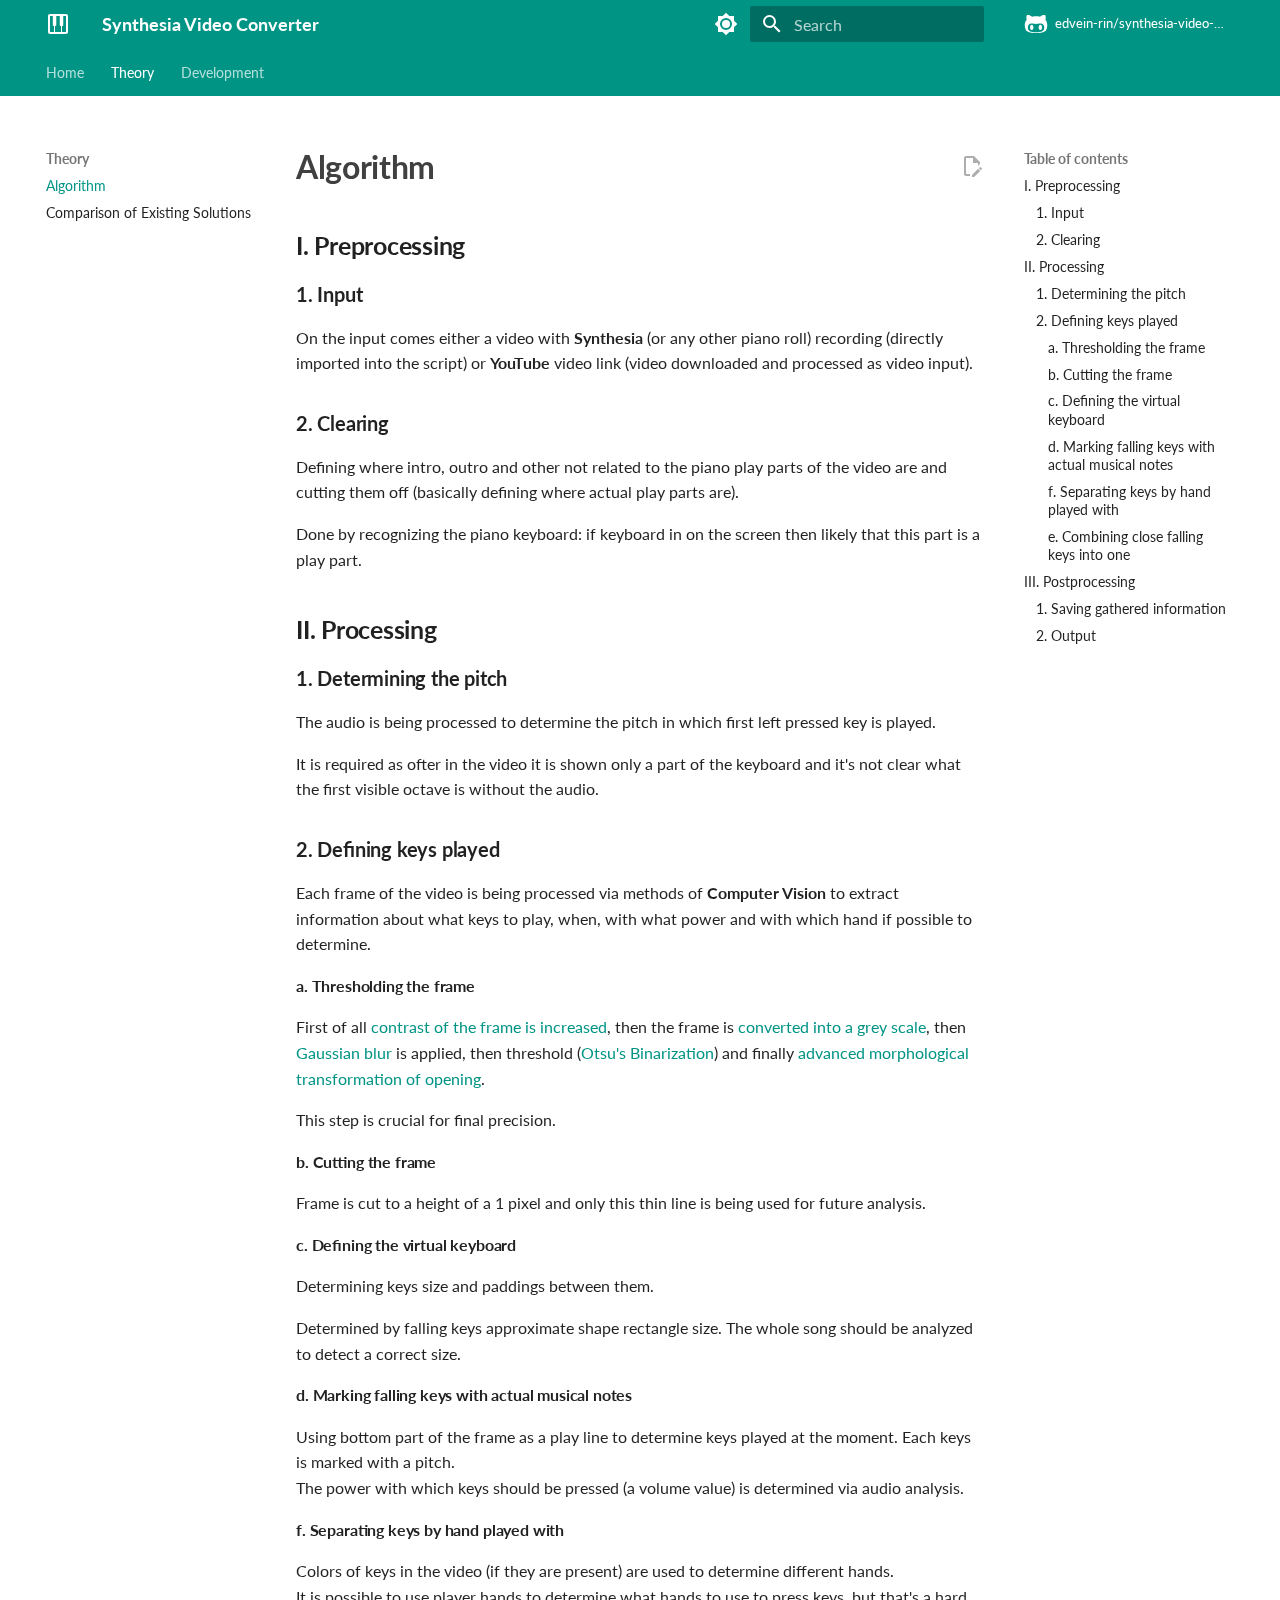
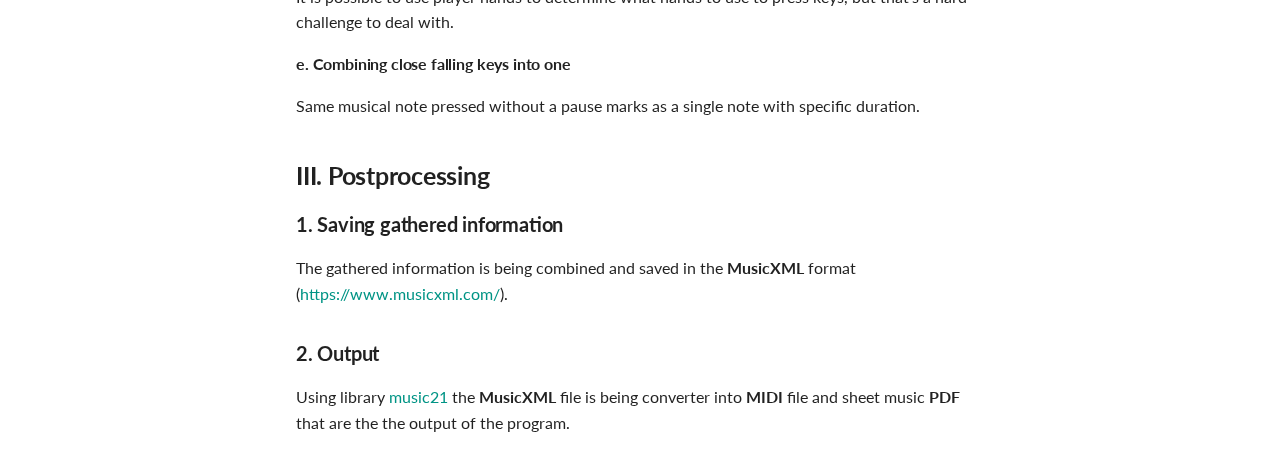
<file: algorithm/index.html>
<!doctype html>
<html lang="en" class="no-js">
  <head>
    
      <meta charset="utf-8">
      <meta name="viewport" content="width=device-width,initial-scale=1">
      
      
      
      
        <link rel="prev" href="..">
      
      
        <link rel="next" href="../comparison-of-existing-solutions/">
      
      <link rel="icon" href="../assets/images/favicon.png">
      <meta name="generator" content="mkdocs-1.4.3, mkdocs-material-9.1.13">
    
    
      
        <title>Algorithm - Synthesia Video Converter</title>
      
    
    
      <link rel="stylesheet" href="../assets/stylesheets/main.85bb2934.min.css">
      
        
        <link rel="stylesheet" href="../assets/stylesheets/palette.a6bdf11c.min.css">
      
      

    
    
    
      
        
        
        <link rel="preconnect" href="https://fonts.gstatic.com" crossorigin>
        <link rel="stylesheet" href="https://fonts.googleapis.com/css?family=Lato:300,300i,400,400i,700,700i%7CRoboto+Mono:400,400i,700,700i&display=fallback">
        <style>:root{--md-text-font:"Lato";--md-code-font:"Roboto Mono"}</style>
      
    
    
      <link rel="stylesheet" href="../stylesheets/extra.css">
    
    <script>__md_scope=new URL("..",location),__md_hash=e=>[...e].reduce((e,_)=>(e<<5)-e+_.charCodeAt(0),0),__md_get=(e,_=localStorage,t=__md_scope)=>JSON.parse(_.getItem(t.pathname+"."+e)),__md_set=(e,_,t=localStorage,a=__md_scope)=>{try{t.setItem(a.pathname+"."+e,JSON.stringify(_))}catch(e){}}</script>
    
      

    
    
    
  </head>
  
  
    
    
      
    
    
    
    
    <body dir="ltr" data-md-color-scheme="default" data-md-color-primary="teal" data-md-color-accent="indigo">
  
    
    
      <script>var palette=__md_get("__palette");if(palette&&"object"==typeof palette.color)for(var key of Object.keys(palette.color))document.body.setAttribute("data-md-color-"+key,palette.color[key])</script>
    
    <input class="md-toggle" data-md-toggle="drawer" type="checkbox" id="__drawer" autocomplete="off">
    <input class="md-toggle" data-md-toggle="search" type="checkbox" id="__search" autocomplete="off">
    <label class="md-overlay" for="__drawer"></label>
    <div data-md-component="skip">
      
        
        <a href="#algorithm" class="md-skip">
          Skip to content
        </a>
      
    </div>
    <div data-md-component="announce">
      
    </div>
    
    
      

<header class="md-header" data-md-component="header">
  <nav class="md-header__inner md-grid" aria-label="Header">
    <a href=".." title="Synthesia Video Converter" class="md-header__button md-logo" aria-label="Synthesia Video Converter" data-md-component="logo">
      
  
  <svg xmlns="http://www.w3.org/2000/svg" viewBox="0 0 24 24"><path d="M20 2H4c-1.1 0-2 .9-2 2v16a2 2 0 0 0 2 2h16c1.11 0 2-.89 2-2V4a2 2 0 0 0-2-2m-5.26 12H15v6H9v-6h.31c.55 0 .99-.44.99-1V4h3.45v9c0 .56.44 1 .99 1M4 4h2.8v9c0 .56.44 1 .99 1H8v6H4V4m16 16h-4v-6h.26c.55 0 .99-.44.99-1V4H20v16Z"/></svg>

    </a>
    <label class="md-header__button md-icon" for="__drawer">
      <svg xmlns="http://www.w3.org/2000/svg" viewBox="0 0 24 24"><path d="M3 6h18v2H3V6m0 5h18v2H3v-2m0 5h18v2H3v-2Z"/></svg>
    </label>
    <div class="md-header__title" data-md-component="header-title">
      <div class="md-header__ellipsis">
        <div class="md-header__topic">
          <span class="md-ellipsis">
            Synthesia Video Converter
          </span>
        </div>
        <div class="md-header__topic" data-md-component="header-topic">
          <span class="md-ellipsis">
            
              Algorithm
            
          </span>
        </div>
      </div>
    </div>
    
      
        <form class="md-header__option" data-md-component="palette">
          
            
            
            
            <input class="md-option" data-md-color-media="(prefers-color-scheme: light)" data-md-color-scheme="default" data-md-color-primary="teal" data-md-color-accent="indigo"  aria-label="Switch to dark mode"  type="radio" name="__palette" id="__palette_1">
            
              <label class="md-header__button md-icon" title="Switch to dark mode" for="__palette_2" hidden>
                <svg xmlns="http://www.w3.org/2000/svg" viewBox="0 0 24 24"><path d="M12 8a4 4 0 0 0-4 4 4 4 0 0 0 4 4 4 4 0 0 0 4-4 4 4 0 0 0-4-4m0 10a6 6 0 0 1-6-6 6 6 0 0 1 6-6 6 6 0 0 1 6 6 6 6 0 0 1-6 6m8-9.31V4h-4.69L12 .69 8.69 4H4v4.69L.69 12 4 15.31V20h4.69L12 23.31 15.31 20H20v-4.69L23.31 12 20 8.69Z"/></svg>
              </label>
            
          
            
            
            
            <input class="md-option" data-md-color-media="(prefers-color-scheme: dark)" data-md-color-scheme="slate" data-md-color-primary="teal" data-md-color-accent="indigo"  aria-label="Switch to light mode"  type="radio" name="__palette" id="__palette_2">
            
              <label class="md-header__button md-icon" title="Switch to light mode" for="__palette_1" hidden>
                <svg xmlns="http://www.w3.org/2000/svg" viewBox="0 0 24 24"><path d="M12 18c-.89 0-1.74-.2-2.5-.55C11.56 16.5 13 14.42 13 12c0-2.42-1.44-4.5-3.5-5.45C10.26 6.2 11.11 6 12 6a6 6 0 0 1 6 6 6 6 0 0 1-6 6m8-9.31V4h-4.69L12 .69 8.69 4H4v4.69L.69 12 4 15.31V20h4.69L12 23.31 15.31 20H20v-4.69L23.31 12 20 8.69Z"/></svg>
              </label>
            
          
        </form>
      
    
    
    
      <label class="md-header__button md-icon" for="__search">
        <svg xmlns="http://www.w3.org/2000/svg" viewBox="0 0 24 24"><path d="M9.5 3A6.5 6.5 0 0 1 16 9.5c0 1.61-.59 3.09-1.56 4.23l.27.27h.79l5 5-1.5 1.5-5-5v-.79l-.27-.27A6.516 6.516 0 0 1 9.5 16 6.5 6.5 0 0 1 3 9.5 6.5 6.5 0 0 1 9.5 3m0 2C7 5 5 7 5 9.5S7 14 9.5 14 14 12 14 9.5 12 5 9.5 5Z"/></svg>
      </label>
      <div class="md-search" data-md-component="search" role="dialog">
  <label class="md-search__overlay" for="__search"></label>
  <div class="md-search__inner" role="search">
    <form class="md-search__form" name="search">
      <input type="text" class="md-search__input" name="query" aria-label="Search" placeholder="Search" autocapitalize="off" autocorrect="off" autocomplete="off" spellcheck="false" data-md-component="search-query" required>
      <label class="md-search__icon md-icon" for="__search">
        <svg xmlns="http://www.w3.org/2000/svg" viewBox="0 0 24 24"><path d="M9.5 3A6.5 6.5 0 0 1 16 9.5c0 1.61-.59 3.09-1.56 4.23l.27.27h.79l5 5-1.5 1.5-5-5v-.79l-.27-.27A6.516 6.516 0 0 1 9.5 16 6.5 6.5 0 0 1 3 9.5 6.5 6.5 0 0 1 9.5 3m0 2C7 5 5 7 5 9.5S7 14 9.5 14 14 12 14 9.5 12 5 9.5 5Z"/></svg>
        <svg xmlns="http://www.w3.org/2000/svg" viewBox="0 0 24 24"><path d="M20 11v2H8l5.5 5.5-1.42 1.42L4.16 12l7.92-7.92L13.5 5.5 8 11h12Z"/></svg>
      </label>
      <nav class="md-search__options" aria-label="Search">
        
        <button type="reset" class="md-search__icon md-icon" title="Clear" aria-label="Clear" tabindex="-1">
          <svg xmlns="http://www.w3.org/2000/svg" viewBox="0 0 24 24"><path d="M19 6.41 17.59 5 12 10.59 6.41 5 5 6.41 10.59 12 5 17.59 6.41 19 12 13.41 17.59 19 19 17.59 13.41 12 19 6.41Z"/></svg>
        </button>
      </nav>
      
    </form>
    <div class="md-search__output">
      <div class="md-search__scrollwrap" data-md-scrollfix>
        <div class="md-search-result" data-md-component="search-result">
          <div class="md-search-result__meta">
            Initializing search
          </div>
          <ol class="md-search-result__list" role="presentation"></ol>
        </div>
      </div>
    </div>
  </div>
</div>
    
    
      <div class="md-header__source">
        <a href="https://github.com/edvein-rin/synthesia-video-converter" title="Go to repository" class="md-source" data-md-component="source">
  <div class="md-source__icon md-icon">
    
    <svg xmlns="http://www.w3.org/2000/svg" viewBox="0 0 480 512"><!--! Font Awesome Free 6.4.0 by @fontawesome - https://fontawesome.com License - https://fontawesome.com/license/free (Icons: CC BY 4.0, Fonts: SIL OFL 1.1, Code: MIT License) Copyright 2023 Fonticons, Inc.--><path d="M186.1 328.7c0 20.9-10.9 55.1-36.7 55.1s-36.7-34.2-36.7-55.1 10.9-55.1 36.7-55.1 36.7 34.2 36.7 55.1zM480 278.2c0 31.9-3.2 65.7-17.5 95-37.9 76.6-142.1 74.8-216.7 74.8-75.8 0-186.2 2.7-225.6-74.8-14.6-29-20.2-63.1-20.2-95 0-41.9 13.9-81.5 41.5-113.6-5.2-15.8-7.7-32.4-7.7-48.8 0-21.5 4.9-32.3 14.6-51.8 45.3 0 74.3 9 108.8 36 29-6.9 58.8-10 88.7-10 27 0 54.2 2.9 80.4 9.2 34-26.7 63-35.2 107.8-35.2 9.8 19.5 14.6 30.3 14.6 51.8 0 16.4-2.6 32.7-7.7 48.2 27.5 32.4 39 72.3 39 114.2zm-64.3 50.5c0-43.9-26.7-82.6-73.5-82.6-18.9 0-37 3.4-56 6-14.9 2.3-29.8 3.2-45.1 3.2-15.2 0-30.1-.9-45.1-3.2-18.7-2.6-37-6-56-6-46.8 0-73.5 38.7-73.5 82.6 0 87.8 80.4 101.3 150.4 101.3h48.2c70.3 0 150.6-13.4 150.6-101.3zm-82.6-55.1c-25.8 0-36.7 34.2-36.7 55.1s10.9 55.1 36.7 55.1 36.7-34.2 36.7-55.1-10.9-55.1-36.7-55.1z"/></svg>
  </div>
  <div class="md-source__repository">
    edvein-rin/synthesia-video-converter
  </div>
</a>
      </div>
    
  </nav>
  
</header>
    
    <div class="md-container" data-md-component="container">
      
      
        
          
            
<nav class="md-tabs" aria-label="Tabs" data-md-component="tabs">
  <div class="md-grid">
    <ul class="md-tabs__list">
      
        
  
  


  <li class="md-tabs__item">
    <a href=".." class="md-tabs__link">
      Home
    </a>
  </li>

      
        
  
  
    
  


  
  
  
    <li class="md-tabs__item">
      <a href="./" class="md-tabs__link md-tabs__link--active">
        Theory
      </a>
    </li>
  

      
        
  
  


  
  
  
    <li class="md-tabs__item">
      <a href="../project-structure/" class="md-tabs__link">
        Development
      </a>
    </li>
  

      
    </ul>
  </div>
</nav>
          
        
      
      <main class="md-main" data-md-component="main">
        <div class="md-main__inner md-grid">
          
            
              
              <div class="md-sidebar md-sidebar--primary" data-md-component="sidebar" data-md-type="navigation" >
                <div class="md-sidebar__scrollwrap">
                  <div class="md-sidebar__inner">
                    

  


<nav class="md-nav md-nav--primary md-nav--lifted" aria-label="Navigation" data-md-level="0">
  <label class="md-nav__title" for="__drawer">
    <a href=".." title="Synthesia Video Converter" class="md-nav__button md-logo" aria-label="Synthesia Video Converter" data-md-component="logo">
      
  
  <svg xmlns="http://www.w3.org/2000/svg" viewBox="0 0 24 24"><path d="M20 2H4c-1.1 0-2 .9-2 2v16a2 2 0 0 0 2 2h16c1.11 0 2-.89 2-2V4a2 2 0 0 0-2-2m-5.26 12H15v6H9v-6h.31c.55 0 .99-.44.99-1V4h3.45v9c0 .56.44 1 .99 1M4 4h2.8v9c0 .56.44 1 .99 1H8v6H4V4m16 16h-4v-6h.26c.55 0 .99-.44.99-1V4H20v16Z"/></svg>

    </a>
    Synthesia Video Converter
  </label>
  
    <div class="md-nav__source">
      <a href="https://github.com/edvein-rin/synthesia-video-converter" title="Go to repository" class="md-source" data-md-component="source">
  <div class="md-source__icon md-icon">
    
    <svg xmlns="http://www.w3.org/2000/svg" viewBox="0 0 480 512"><!--! Font Awesome Free 6.4.0 by @fontawesome - https://fontawesome.com License - https://fontawesome.com/license/free (Icons: CC BY 4.0, Fonts: SIL OFL 1.1, Code: MIT License) Copyright 2023 Fonticons, Inc.--><path d="M186.1 328.7c0 20.9-10.9 55.1-36.7 55.1s-36.7-34.2-36.7-55.1 10.9-55.1 36.7-55.1 36.7 34.2 36.7 55.1zM480 278.2c0 31.9-3.2 65.7-17.5 95-37.9 76.6-142.1 74.8-216.7 74.8-75.8 0-186.2 2.7-225.6-74.8-14.6-29-20.2-63.1-20.2-95 0-41.9 13.9-81.5 41.5-113.6-5.2-15.8-7.7-32.4-7.7-48.8 0-21.5 4.9-32.3 14.6-51.8 45.3 0 74.3 9 108.8 36 29-6.9 58.8-10 88.7-10 27 0 54.2 2.9 80.4 9.2 34-26.7 63-35.2 107.8-35.2 9.8 19.5 14.6 30.3 14.6 51.8 0 16.4-2.6 32.7-7.7 48.2 27.5 32.4 39 72.3 39 114.2zm-64.3 50.5c0-43.9-26.7-82.6-73.5-82.6-18.9 0-37 3.4-56 6-14.9 2.3-29.8 3.2-45.1 3.2-15.2 0-30.1-.9-45.1-3.2-18.7-2.6-37-6-56-6-46.8 0-73.5 38.7-73.5 82.6 0 87.8 80.4 101.3 150.4 101.3h48.2c70.3 0 150.6-13.4 150.6-101.3zm-82.6-55.1c-25.8 0-36.7 34.2-36.7 55.1s10.9 55.1 36.7 55.1 36.7-34.2 36.7-55.1-10.9-55.1-36.7-55.1z"/></svg>
  </div>
  <div class="md-source__repository">
    edvein-rin/synthesia-video-converter
  </div>
</a>
    </div>
  
  <ul class="md-nav__list" data-md-scrollfix>
    
      
      
      

  
  
  
    <li class="md-nav__item">
      <a href=".." class="md-nav__link">
        Home
      </a>
    </li>
  

    
      
      
      

  
  
    
  
  
    
    <li class="md-nav__item md-nav__item--active md-nav__item--nested">
      
      
      
      
      <input class="md-nav__toggle md-toggle " type="checkbox" id="__nav_2" checked>
      
      
      
        <label class="md-nav__link" for="__nav_2" id="__nav_2_label" tabindex="0">
          Theory
          <span class="md-nav__icon md-icon"></span>
        </label>
      
      <nav class="md-nav" data-md-level="1" aria-labelledby="__nav_2_label" aria-expanded="true">
        <label class="md-nav__title" for="__nav_2">
          <span class="md-nav__icon md-icon"></span>
          Theory
        </label>
        <ul class="md-nav__list" data-md-scrollfix>
          
            
              
  
  
    
  
  
    <li class="md-nav__item md-nav__item--active">
      
      <input class="md-nav__toggle md-toggle" type="checkbox" id="__toc">
      
      
        
      
      
        <label class="md-nav__link md-nav__link--active" for="__toc">
          Algorithm
          <span class="md-nav__icon md-icon"></span>
        </label>
      
      <a href="./" class="md-nav__link md-nav__link--active">
        Algorithm
      </a>
      
        

<nav class="md-nav md-nav--secondary" aria-label="Table of contents">
  
  
  
    
  
  
    <label class="md-nav__title" for="__toc">
      <span class="md-nav__icon md-icon"></span>
      Table of contents
    </label>
    <ul class="md-nav__list" data-md-component="toc" data-md-scrollfix>
      
        <li class="md-nav__item">
  <a href="#i-preprocessing" class="md-nav__link">
    I. Preprocessing
  </a>
  
    <nav class="md-nav" aria-label="I. Preprocessing">
      <ul class="md-nav__list">
        
          <li class="md-nav__item">
  <a href="#1-input" class="md-nav__link">
    1. Input
  </a>
  
</li>
        
          <li class="md-nav__item">
  <a href="#2-clearing" class="md-nav__link">
    2. Clearing
  </a>
  
</li>
        
      </ul>
    </nav>
  
</li>
      
        <li class="md-nav__item">
  <a href="#ii-processing" class="md-nav__link">
    II. Processing
  </a>
  
    <nav class="md-nav" aria-label="II. Processing">
      <ul class="md-nav__list">
        
          <li class="md-nav__item">
  <a href="#1-determining-the-pitch" class="md-nav__link">
    1. Determining the pitch
  </a>
  
</li>
        
          <li class="md-nav__item">
  <a href="#2-defining-keys-played" class="md-nav__link">
    2. Defining keys played
  </a>
  
    <nav class="md-nav" aria-label="2. Defining keys played">
      <ul class="md-nav__list">
        
          <li class="md-nav__item">
  <a href="#a-thresholding-the-frame" class="md-nav__link">
    a. Thresholding the frame
  </a>
  
</li>
        
          <li class="md-nav__item">
  <a href="#b-cutting-the-frame" class="md-nav__link">
    b. Cutting the frame
  </a>
  
</li>
        
          <li class="md-nav__item">
  <a href="#c-defining-the-virtual-keyboard" class="md-nav__link">
    c. Defining the virtual keyboard
  </a>
  
</li>
        
          <li class="md-nav__item">
  <a href="#d-marking-falling-keys-with-actual-musical-notes" class="md-nav__link">
    d. Marking falling keys with actual musical notes
  </a>
  
</li>
        
          <li class="md-nav__item">
  <a href="#f-separating-keys-by-hand-played-with" class="md-nav__link">
    f. Separating keys by hand played with
  </a>
  
</li>
        
          <li class="md-nav__item">
  <a href="#e-combining-close-falling-keys-into-one" class="md-nav__link">
    e. Combining close falling keys into one
  </a>
  
</li>
        
      </ul>
    </nav>
  
</li>
        
      </ul>
    </nav>
  
</li>
      
        <li class="md-nav__item">
  <a href="#iii-postprocessing" class="md-nav__link">
    III. Postprocessing
  </a>
  
    <nav class="md-nav" aria-label="III. Postprocessing">
      <ul class="md-nav__list">
        
          <li class="md-nav__item">
  <a href="#1-saving-gathered-information" class="md-nav__link">
    1. Saving gathered information
  </a>
  
</li>
        
          <li class="md-nav__item">
  <a href="#2-output" class="md-nav__link">
    2. Output
  </a>
  
</li>
        
      </ul>
    </nav>
  
</li>
      
    </ul>
  
</nav>
      
    </li>
  

            
          
            
              
  
  
  
    <li class="md-nav__item">
      <a href="../comparison-of-existing-solutions/" class="md-nav__link">
        Comparison of Existing Solutions
      </a>
    </li>
  

            
          
        </ul>
      </nav>
    </li>
  

    
      
      
      

  
  
  
    
    <li class="md-nav__item md-nav__item--nested">
      
      
      
      
      <input class="md-nav__toggle md-toggle " type="checkbox" id="__nav_3" >
      
      
      
        <label class="md-nav__link" for="__nav_3" id="__nav_3_label" tabindex="0">
          Development
          <span class="md-nav__icon md-icon"></span>
        </label>
      
      <nav class="md-nav" data-md-level="1" aria-labelledby="__nav_3_label" aria-expanded="false">
        <label class="md-nav__title" for="__nav_3">
          <span class="md-nav__icon md-icon"></span>
          Development
        </label>
        <ul class="md-nav__list" data-md-scrollfix>
          
            
              
  
  
  
    <li class="md-nav__item">
      <a href="../project-structure/" class="md-nav__link">
        Project Structure
      </a>
    </li>
  

            
          
        </ul>
      </nav>
    </li>
  

    
  </ul>
</nav>
                  </div>
                </div>
              </div>
            
            
              
              <div class="md-sidebar md-sidebar--secondary" data-md-component="sidebar" data-md-type="toc" >
                <div class="md-sidebar__scrollwrap">
                  <div class="md-sidebar__inner">
                    

<nav class="md-nav md-nav--secondary" aria-label="Table of contents">
  
  
  
    
  
  
    <label class="md-nav__title" for="__toc">
      <span class="md-nav__icon md-icon"></span>
      Table of contents
    </label>
    <ul class="md-nav__list" data-md-component="toc" data-md-scrollfix>
      
        <li class="md-nav__item">
  <a href="#i-preprocessing" class="md-nav__link">
    I. Preprocessing
  </a>
  
    <nav class="md-nav" aria-label="I. Preprocessing">
      <ul class="md-nav__list">
        
          <li class="md-nav__item">
  <a href="#1-input" class="md-nav__link">
    1. Input
  </a>
  
</li>
        
          <li class="md-nav__item">
  <a href="#2-clearing" class="md-nav__link">
    2. Clearing
  </a>
  
</li>
        
      </ul>
    </nav>
  
</li>
      
        <li class="md-nav__item">
  <a href="#ii-processing" class="md-nav__link">
    II. Processing
  </a>
  
    <nav class="md-nav" aria-label="II. Processing">
      <ul class="md-nav__list">
        
          <li class="md-nav__item">
  <a href="#1-determining-the-pitch" class="md-nav__link">
    1. Determining the pitch
  </a>
  
</li>
        
          <li class="md-nav__item">
  <a href="#2-defining-keys-played" class="md-nav__link">
    2. Defining keys played
  </a>
  
    <nav class="md-nav" aria-label="2. Defining keys played">
      <ul class="md-nav__list">
        
          <li class="md-nav__item">
  <a href="#a-thresholding-the-frame" class="md-nav__link">
    a. Thresholding the frame
  </a>
  
</li>
        
          <li class="md-nav__item">
  <a href="#b-cutting-the-frame" class="md-nav__link">
    b. Cutting the frame
  </a>
  
</li>
        
          <li class="md-nav__item">
  <a href="#c-defining-the-virtual-keyboard" class="md-nav__link">
    c. Defining the virtual keyboard
  </a>
  
</li>
        
          <li class="md-nav__item">
  <a href="#d-marking-falling-keys-with-actual-musical-notes" class="md-nav__link">
    d. Marking falling keys with actual musical notes
  </a>
  
</li>
        
          <li class="md-nav__item">
  <a href="#f-separating-keys-by-hand-played-with" class="md-nav__link">
    f. Separating keys by hand played with
  </a>
  
</li>
        
          <li class="md-nav__item">
  <a href="#e-combining-close-falling-keys-into-one" class="md-nav__link">
    e. Combining close falling keys into one
  </a>
  
</li>
        
      </ul>
    </nav>
  
</li>
        
      </ul>
    </nav>
  
</li>
      
        <li class="md-nav__item">
  <a href="#iii-postprocessing" class="md-nav__link">
    III. Postprocessing
  </a>
  
    <nav class="md-nav" aria-label="III. Postprocessing">
      <ul class="md-nav__list">
        
          <li class="md-nav__item">
  <a href="#1-saving-gathered-information" class="md-nav__link">
    1. Saving gathered information
  </a>
  
</li>
        
          <li class="md-nav__item">
  <a href="#2-output" class="md-nav__link">
    2. Output
  </a>
  
</li>
        
      </ul>
    </nav>
  
</li>
      
    </ul>
  
</nav>
                  </div>
                </div>
              </div>
            
          
          
            <div class="md-content" data-md-component="content">
              <article class="md-content__inner md-typeset">
                
                  

  
    <a href="https://github.com/edvein-rin/synthesia-video-converter/edit/main/docs/algorithm.md" title="Edit this page" class="md-content__button md-icon">
      
      <svg xmlns="http://www.w3.org/2000/svg" viewBox="0 0 24 24"><path d="M10 20H6V4h7v5h5v3.1l2-2V8l-6-6H6c-1.1 0-2 .9-2 2v16c0 1.1.9 2 2 2h4v-2m10.2-7c.1 0 .3.1.4.2l1.3 1.3c.2.2.2.6 0 .8l-1 1-2.1-2.1 1-1c.1-.1.2-.2.4-.2m0 3.9L14.1 23H12v-2.1l6.1-6.1 2.1 2.1Z"/></svg>
    </a>
  
  


<h1 id="algorithm">Algorithm<a class="headerlink" href="#algorithm" title="Permanent link">&para;</a></h1>
<h2 id="i-preprocessing">I. Preprocessing<a class="headerlink" href="#i-preprocessing" title="Permanent link">&para;</a></h2>
<h3 id="1-input">1. Input<a class="headerlink" href="#1-input" title="Permanent link">&para;</a></h3>
<p>On the input comes either a video with <strong>Synthesia</strong> (or any other piano roll) recording (directly imported into the script) or <strong>YouTube</strong> video link (video downloaded and processed as video input).</p>
<h3 id="2-clearing">2. Clearing<a class="headerlink" href="#2-clearing" title="Permanent link">&para;</a></h3>
<p>Defining where intro, outro and other not related to the piano play parts of the video are and cutting them off (basically defining where actual play parts are).</p>
<p>Done by recognizing the piano keyboard: if keyboard in on the screen then likely that this part is a play part.</p>
<h2 id="ii-processing">II. Processing<a class="headerlink" href="#ii-processing" title="Permanent link">&para;</a></h2>
<h3 id="1-determining-the-pitch">1. Determining the pitch<a class="headerlink" href="#1-determining-the-pitch" title="Permanent link">&para;</a></h3>
<p>The audio is being processed to determine the pitch in which first left pressed key is played.  </p>
<p>It is required as ofter in the video it is shown only a part of the keyboard and it's not clear what the first visible octave is without the audio.  </p>
<h3 id="2-defining-keys-played">2. Defining keys played<a class="headerlink" href="#2-defining-keys-played" title="Permanent link">&para;</a></h3>
<p>Each frame of the video is being processed via methods of <strong>Computer Vision</strong> to extract information about what keys to play, when, with what power and with which hand if possible to determine.  </p>
<h4 id="a-thresholding-the-frame">a. Thresholding the frame<a class="headerlink" href="#a-thresholding-the-frame" title="Permanent link">&para;</a></h4>
<p>First of all <a href="https://medium.com/dataseries/designing-image-filters-using-opencv-like-abode-photoshop-express-part-1-8765e3f4495b">contrast of the frame is increased</a>, then the frame is <a href="https://docs.opencv.org/3.4/d8/d01/group__imgproc__color__conversions.html#gga4e0972be5de079fed4e3a10e24ef5ef0a353a4b8db9040165db4dacb5bcefb6ea">converted into a grey scale</a>, then <a href="https://docs.opencv.org/4.x/d4/d13/tutorial_py_filtering.html">Gaussian blur</a> is applied, then threshold (<a href="https://docs.opencv.org/4.x/d7/d4d/tutorial_py_thresholding.html">Otsu's Binarization</a>) and finally <a href="https://docs.opencv.org/4.x/d9/d61/tutorial_py_morphological_ops.html">advanced morphological transformation of opening</a>.  </p>
<p>This step is crucial for final precision.</p>
<!-- TODO add example of original image and thresholded to compare -->

<h4 id="b-cutting-the-frame">b. Cutting the frame<a class="headerlink" href="#b-cutting-the-frame" title="Permanent link">&para;</a></h4>
<p>Frame is cut to a height of a 1 pixel and only this thin line is being used for future analysis.</p>
<h4 id="c-defining-the-virtual-keyboard">c. Defining the virtual keyboard<a class="headerlink" href="#c-defining-the-virtual-keyboard" title="Permanent link">&para;</a></h4>
<p>Determining keys size and paddings between them.  </p>
<p>Determined by falling keys approximate shape rectangle size. The whole song should be analyzed to detect a correct size.</p>
<h4 id="d-marking-falling-keys-with-actual-musical-notes">d. Marking falling keys with actual musical notes<a class="headerlink" href="#d-marking-falling-keys-with-actual-musical-notes" title="Permanent link">&para;</a></h4>
<p>Using bottom part of the frame as a play line to determine keys played at the moment. Each keys is marked with a pitch.<br />
The power with which keys should be pressed (a volume value) is determined via audio analysis.</p>
<h4 id="f-separating-keys-by-hand-played-with">f. Separating keys by hand played with<a class="headerlink" href="#f-separating-keys-by-hand-played-with" title="Permanent link">&para;</a></h4>
<p>Colors of keys in the video (if they are present) are used to determine different hands.<br />
It is possible to use player hands to determine what hands to use to press keys, but that's a hard challenge to deal with.</p>
<h4 id="e-combining-close-falling-keys-into-one">e. Combining close falling keys into one<a class="headerlink" href="#e-combining-close-falling-keys-into-one" title="Permanent link">&para;</a></h4>
<p>Same musical note pressed without a pause marks as a single note with specific duration.</p>
<h2 id="iii-postprocessing">III. Postprocessing<a class="headerlink" href="#iii-postprocessing" title="Permanent link">&para;</a></h2>
<h3 id="1-saving-gathered-information">1. Saving gathered information<a class="headerlink" href="#1-saving-gathered-information" title="Permanent link">&para;</a></h3>
<p>The gathered information is being combined and saved in the <strong>MusicXML</strong> format (<a href="https://www.musicxml.com/">https://www.musicxml.com/</a>).</p>
<h3 id="2-output">2. Output<a class="headerlink" href="#2-output" title="Permanent link">&para;</a></h3>
<p>Using library <a href="http://web.mit.edu/music21/">music21</a> the <strong>MusicXML</strong> file is being converter into <strong>MIDI</strong> file and sheet music <strong>PDF</strong> that are the the output of the program.</p>





                
              </article>
            </div>
          
          
        </div>
        
          <button type="button" class="md-top md-icon" data-md-component="top" hidden>
            <svg xmlns="http://www.w3.org/2000/svg" viewBox="0 0 24 24"><path d="M13 20h-2V8l-5.5 5.5-1.42-1.42L12 4.16l7.92 7.92-1.42 1.42L13 8v12Z"/></svg>
            Back to top
          </button>
        
      </main>
      
        <footer class="md-footer">
  
  <div class="md-footer-meta md-typeset">
    <div class="md-footer-meta__inner md-grid">
      <div class="md-copyright">
  
  
</div>
      
    </div>
  </div>
</footer>
      
    </div>
    <div class="md-dialog" data-md-component="dialog">
      <div class="md-dialog__inner md-typeset"></div>
    </div>
    
    <script id="__config" type="application/json">{"base": "..", "features": ["navigation.instant", "navigation.tabs", "navigation.sections", "navigation.top", "content.action.edit"], "search": "../assets/javascripts/workers/search.208ed371.min.js", "translations": {"clipboard.copied": "Copied to clipboard", "clipboard.copy": "Copy to clipboard", "search.result.more.one": "1 more on this page", "search.result.more.other": "# more on this page", "search.result.none": "No matching documents", "search.result.one": "1 matching document", "search.result.other": "# matching documents", "search.result.placeholder": "Type to start searching", "search.result.term.missing": "Missing", "select.version": "Select version"}}</script>
    
    
      <script src="../assets/javascripts/bundle.b4d07000.min.js"></script>
      
    
  </body>
</html>
</file>
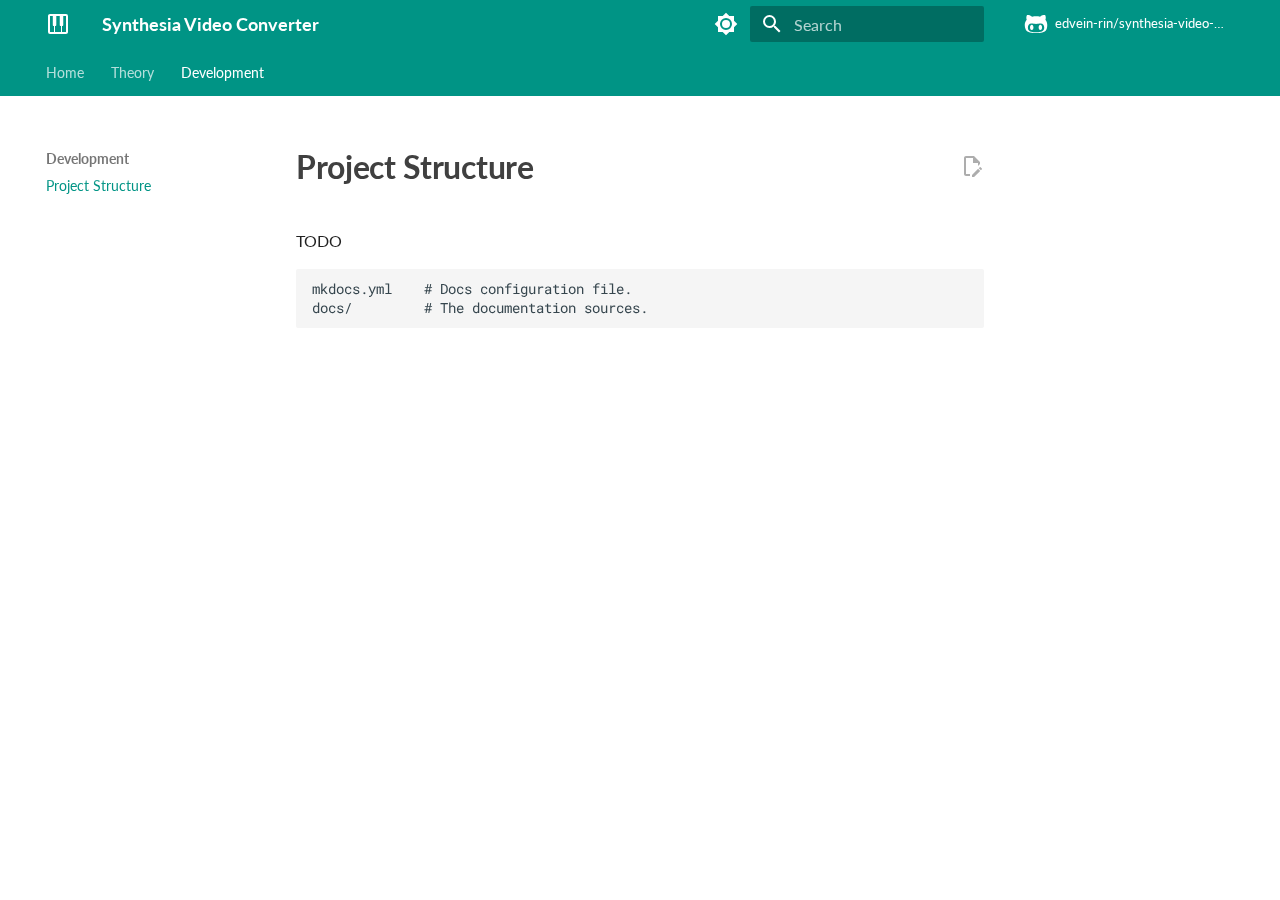
<file: project-structure/index.html>
<!doctype html>
<html lang="en" class="no-js">
  <head>
    
      <meta charset="utf-8">
      <meta name="viewport" content="width=device-width,initial-scale=1">
      
      
      
      
        <link rel="prev" href="../comparison-of-existing-solutions/">
      
      
      <link rel="icon" href="../assets/images/favicon.png">
      <meta name="generator" content="mkdocs-1.4.3, mkdocs-material-9.1.13">
    
    
      
        <title>Project Structure - Synthesia Video Converter</title>
      
    
    
      <link rel="stylesheet" href="../assets/stylesheets/main.85bb2934.min.css">
      
        
        <link rel="stylesheet" href="../assets/stylesheets/palette.a6bdf11c.min.css">
      
      

    
    
    
      
        
        
        <link rel="preconnect" href="https://fonts.gstatic.com" crossorigin>
        <link rel="stylesheet" href="https://fonts.googleapis.com/css?family=Lato:300,300i,400,400i,700,700i%7CRoboto+Mono:400,400i,700,700i&display=fallback">
        <style>:root{--md-text-font:"Lato";--md-code-font:"Roboto Mono"}</style>
      
    
    
      <link rel="stylesheet" href="../stylesheets/extra.css">
    
    <script>__md_scope=new URL("..",location),__md_hash=e=>[...e].reduce((e,_)=>(e<<5)-e+_.charCodeAt(0),0),__md_get=(e,_=localStorage,t=__md_scope)=>JSON.parse(_.getItem(t.pathname+"."+e)),__md_set=(e,_,t=localStorage,a=__md_scope)=>{try{t.setItem(a.pathname+"."+e,JSON.stringify(_))}catch(e){}}</script>
    
      

    
    
    
  </head>
  
  
    
    
      
    
    
    
    
    <body dir="ltr" data-md-color-scheme="default" data-md-color-primary="teal" data-md-color-accent="indigo">
  
    
    
      <script>var palette=__md_get("__palette");if(palette&&"object"==typeof palette.color)for(var key of Object.keys(palette.color))document.body.setAttribute("data-md-color-"+key,palette.color[key])</script>
    
    <input class="md-toggle" data-md-toggle="drawer" type="checkbox" id="__drawer" autocomplete="off">
    <input class="md-toggle" data-md-toggle="search" type="checkbox" id="__search" autocomplete="off">
    <label class="md-overlay" for="__drawer"></label>
    <div data-md-component="skip">
      
        
        <a href="#project-structure" class="md-skip">
          Skip to content
        </a>
      
    </div>
    <div data-md-component="announce">
      
    </div>
    
    
      

<header class="md-header" data-md-component="header">
  <nav class="md-header__inner md-grid" aria-label="Header">
    <a href=".." title="Synthesia Video Converter" class="md-header__button md-logo" aria-label="Synthesia Video Converter" data-md-component="logo">
      
  
  <svg xmlns="http://www.w3.org/2000/svg" viewBox="0 0 24 24"><path d="M20 2H4c-1.1 0-2 .9-2 2v16a2 2 0 0 0 2 2h16c1.11 0 2-.89 2-2V4a2 2 0 0 0-2-2m-5.26 12H15v6H9v-6h.31c.55 0 .99-.44.99-1V4h3.45v9c0 .56.44 1 .99 1M4 4h2.8v9c0 .56.44 1 .99 1H8v6H4V4m16 16h-4v-6h.26c.55 0 .99-.44.99-1V4H20v16Z"/></svg>

    </a>
    <label class="md-header__button md-icon" for="__drawer">
      <svg xmlns="http://www.w3.org/2000/svg" viewBox="0 0 24 24"><path d="M3 6h18v2H3V6m0 5h18v2H3v-2m0 5h18v2H3v-2Z"/></svg>
    </label>
    <div class="md-header__title" data-md-component="header-title">
      <div class="md-header__ellipsis">
        <div class="md-header__topic">
          <span class="md-ellipsis">
            Synthesia Video Converter
          </span>
        </div>
        <div class="md-header__topic" data-md-component="header-topic">
          <span class="md-ellipsis">
            
              Project Structure
            
          </span>
        </div>
      </div>
    </div>
    
      
        <form class="md-header__option" data-md-component="palette">
          
            
            
            
            <input class="md-option" data-md-color-media="(prefers-color-scheme: light)" data-md-color-scheme="default" data-md-color-primary="teal" data-md-color-accent="indigo"  aria-label="Switch to dark mode"  type="radio" name="__palette" id="__palette_1">
            
              <label class="md-header__button md-icon" title="Switch to dark mode" for="__palette_2" hidden>
                <svg xmlns="http://www.w3.org/2000/svg" viewBox="0 0 24 24"><path d="M12 8a4 4 0 0 0-4 4 4 4 0 0 0 4 4 4 4 0 0 0 4-4 4 4 0 0 0-4-4m0 10a6 6 0 0 1-6-6 6 6 0 0 1 6-6 6 6 0 0 1 6 6 6 6 0 0 1-6 6m8-9.31V4h-4.69L12 .69 8.69 4H4v4.69L.69 12 4 15.31V20h4.69L12 23.31 15.31 20H20v-4.69L23.31 12 20 8.69Z"/></svg>
              </label>
            
          
            
            
            
            <input class="md-option" data-md-color-media="(prefers-color-scheme: dark)" data-md-color-scheme="slate" data-md-color-primary="teal" data-md-color-accent="indigo"  aria-label="Switch to light mode"  type="radio" name="__palette" id="__palette_2">
            
              <label class="md-header__button md-icon" title="Switch to light mode" for="__palette_1" hidden>
                <svg xmlns="http://www.w3.org/2000/svg" viewBox="0 0 24 24"><path d="M12 18c-.89 0-1.74-.2-2.5-.55C11.56 16.5 13 14.42 13 12c0-2.42-1.44-4.5-3.5-5.45C10.26 6.2 11.11 6 12 6a6 6 0 0 1 6 6 6 6 0 0 1-6 6m8-9.31V4h-4.69L12 .69 8.69 4H4v4.69L.69 12 4 15.31V20h4.69L12 23.31 15.31 20H20v-4.69L23.31 12 20 8.69Z"/></svg>
              </label>
            
          
        </form>
      
    
    
    
      <label class="md-header__button md-icon" for="__search">
        <svg xmlns="http://www.w3.org/2000/svg" viewBox="0 0 24 24"><path d="M9.5 3A6.5 6.5 0 0 1 16 9.5c0 1.61-.59 3.09-1.56 4.23l.27.27h.79l5 5-1.5 1.5-5-5v-.79l-.27-.27A6.516 6.516 0 0 1 9.5 16 6.5 6.5 0 0 1 3 9.5 6.5 6.5 0 0 1 9.5 3m0 2C7 5 5 7 5 9.5S7 14 9.5 14 14 12 14 9.5 12 5 9.5 5Z"/></svg>
      </label>
      <div class="md-search" data-md-component="search" role="dialog">
  <label class="md-search__overlay" for="__search"></label>
  <div class="md-search__inner" role="search">
    <form class="md-search__form" name="search">
      <input type="text" class="md-search__input" name="query" aria-label="Search" placeholder="Search" autocapitalize="off" autocorrect="off" autocomplete="off" spellcheck="false" data-md-component="search-query" required>
      <label class="md-search__icon md-icon" for="__search">
        <svg xmlns="http://www.w3.org/2000/svg" viewBox="0 0 24 24"><path d="M9.5 3A6.5 6.5 0 0 1 16 9.5c0 1.61-.59 3.09-1.56 4.23l.27.27h.79l5 5-1.5 1.5-5-5v-.79l-.27-.27A6.516 6.516 0 0 1 9.5 16 6.5 6.5 0 0 1 3 9.5 6.5 6.5 0 0 1 9.5 3m0 2C7 5 5 7 5 9.5S7 14 9.5 14 14 12 14 9.5 12 5 9.5 5Z"/></svg>
        <svg xmlns="http://www.w3.org/2000/svg" viewBox="0 0 24 24"><path d="M20 11v2H8l5.5 5.5-1.42 1.42L4.16 12l7.92-7.92L13.5 5.5 8 11h12Z"/></svg>
      </label>
      <nav class="md-search__options" aria-label="Search">
        
        <button type="reset" class="md-search__icon md-icon" title="Clear" aria-label="Clear" tabindex="-1">
          <svg xmlns="http://www.w3.org/2000/svg" viewBox="0 0 24 24"><path d="M19 6.41 17.59 5 12 10.59 6.41 5 5 6.41 10.59 12 5 17.59 6.41 19 12 13.41 17.59 19 19 17.59 13.41 12 19 6.41Z"/></svg>
        </button>
      </nav>
      
    </form>
    <div class="md-search__output">
      <div class="md-search__scrollwrap" data-md-scrollfix>
        <div class="md-search-result" data-md-component="search-result">
          <div class="md-search-result__meta">
            Initializing search
          </div>
          <ol class="md-search-result__list" role="presentation"></ol>
        </div>
      </div>
    </div>
  </div>
</div>
    
    
      <div class="md-header__source">
        <a href="https://github.com/edvein-rin/synthesia-video-converter" title="Go to repository" class="md-source" data-md-component="source">
  <div class="md-source__icon md-icon">
    
    <svg xmlns="http://www.w3.org/2000/svg" viewBox="0 0 480 512"><!--! Font Awesome Free 6.4.0 by @fontawesome - https://fontawesome.com License - https://fontawesome.com/license/free (Icons: CC BY 4.0, Fonts: SIL OFL 1.1, Code: MIT License) Copyright 2023 Fonticons, Inc.--><path d="M186.1 328.7c0 20.9-10.9 55.1-36.7 55.1s-36.7-34.2-36.7-55.1 10.9-55.1 36.7-55.1 36.7 34.2 36.7 55.1zM480 278.2c0 31.9-3.2 65.7-17.5 95-37.9 76.6-142.1 74.8-216.7 74.8-75.8 0-186.2 2.7-225.6-74.8-14.6-29-20.2-63.1-20.2-95 0-41.9 13.9-81.5 41.5-113.6-5.2-15.8-7.7-32.4-7.7-48.8 0-21.5 4.9-32.3 14.6-51.8 45.3 0 74.3 9 108.8 36 29-6.9 58.8-10 88.7-10 27 0 54.2 2.9 80.4 9.2 34-26.7 63-35.2 107.8-35.2 9.8 19.5 14.6 30.3 14.6 51.8 0 16.4-2.6 32.7-7.7 48.2 27.5 32.4 39 72.3 39 114.2zm-64.3 50.5c0-43.9-26.7-82.6-73.5-82.6-18.9 0-37 3.4-56 6-14.9 2.3-29.8 3.2-45.1 3.2-15.2 0-30.1-.9-45.1-3.2-18.7-2.6-37-6-56-6-46.8 0-73.5 38.7-73.5 82.6 0 87.8 80.4 101.3 150.4 101.3h48.2c70.3 0 150.6-13.4 150.6-101.3zm-82.6-55.1c-25.8 0-36.7 34.2-36.7 55.1s10.9 55.1 36.7 55.1 36.7-34.2 36.7-55.1-10.9-55.1-36.7-55.1z"/></svg>
  </div>
  <div class="md-source__repository">
    edvein-rin/synthesia-video-converter
  </div>
</a>
      </div>
    
  </nav>
  
</header>
    
    <div class="md-container" data-md-component="container">
      
      
        
          
            
<nav class="md-tabs" aria-label="Tabs" data-md-component="tabs">
  <div class="md-grid">
    <ul class="md-tabs__list">
      
        
  
  


  <li class="md-tabs__item">
    <a href=".." class="md-tabs__link">
      Home
    </a>
  </li>

      
        
  
  


  
  
  
    <li class="md-tabs__item">
      <a href="../algorithm/" class="md-tabs__link">
        Theory
      </a>
    </li>
  

      
        
  
  
    
  


  
  
  
    <li class="md-tabs__item">
      <a href="./" class="md-tabs__link md-tabs__link--active">
        Development
      </a>
    </li>
  

      
    </ul>
  </div>
</nav>
          
        
      
      <main class="md-main" data-md-component="main">
        <div class="md-main__inner md-grid">
          
            
              
              <div class="md-sidebar md-sidebar--primary" data-md-component="sidebar" data-md-type="navigation" >
                <div class="md-sidebar__scrollwrap">
                  <div class="md-sidebar__inner">
                    

  


<nav class="md-nav md-nav--primary md-nav--lifted" aria-label="Navigation" data-md-level="0">
  <label class="md-nav__title" for="__drawer">
    <a href=".." title="Synthesia Video Converter" class="md-nav__button md-logo" aria-label="Synthesia Video Converter" data-md-component="logo">
      
  
  <svg xmlns="http://www.w3.org/2000/svg" viewBox="0 0 24 24"><path d="M20 2H4c-1.1 0-2 .9-2 2v16a2 2 0 0 0 2 2h16c1.11 0 2-.89 2-2V4a2 2 0 0 0-2-2m-5.26 12H15v6H9v-6h.31c.55 0 .99-.44.99-1V4h3.45v9c0 .56.44 1 .99 1M4 4h2.8v9c0 .56.44 1 .99 1H8v6H4V4m16 16h-4v-6h.26c.55 0 .99-.44.99-1V4H20v16Z"/></svg>

    </a>
    Synthesia Video Converter
  </label>
  
    <div class="md-nav__source">
      <a href="https://github.com/edvein-rin/synthesia-video-converter" title="Go to repository" class="md-source" data-md-component="source">
  <div class="md-source__icon md-icon">
    
    <svg xmlns="http://www.w3.org/2000/svg" viewBox="0 0 480 512"><!--! Font Awesome Free 6.4.0 by @fontawesome - https://fontawesome.com License - https://fontawesome.com/license/free (Icons: CC BY 4.0, Fonts: SIL OFL 1.1, Code: MIT License) Copyright 2023 Fonticons, Inc.--><path d="M186.1 328.7c0 20.9-10.9 55.1-36.7 55.1s-36.7-34.2-36.7-55.1 10.9-55.1 36.7-55.1 36.7 34.2 36.7 55.1zM480 278.2c0 31.9-3.2 65.7-17.5 95-37.9 76.6-142.1 74.8-216.7 74.8-75.8 0-186.2 2.7-225.6-74.8-14.6-29-20.2-63.1-20.2-95 0-41.9 13.9-81.5 41.5-113.6-5.2-15.8-7.7-32.4-7.7-48.8 0-21.5 4.9-32.3 14.6-51.8 45.3 0 74.3 9 108.8 36 29-6.9 58.8-10 88.7-10 27 0 54.2 2.9 80.4 9.2 34-26.7 63-35.2 107.8-35.2 9.8 19.5 14.6 30.3 14.6 51.8 0 16.4-2.6 32.7-7.7 48.2 27.5 32.4 39 72.3 39 114.2zm-64.3 50.5c0-43.9-26.7-82.6-73.5-82.6-18.9 0-37 3.4-56 6-14.9 2.3-29.8 3.2-45.1 3.2-15.2 0-30.1-.9-45.1-3.2-18.7-2.6-37-6-56-6-46.8 0-73.5 38.7-73.5 82.6 0 87.8 80.4 101.3 150.4 101.3h48.2c70.3 0 150.6-13.4 150.6-101.3zm-82.6-55.1c-25.8 0-36.7 34.2-36.7 55.1s10.9 55.1 36.7 55.1 36.7-34.2 36.7-55.1-10.9-55.1-36.7-55.1z"/></svg>
  </div>
  <div class="md-source__repository">
    edvein-rin/synthesia-video-converter
  </div>
</a>
    </div>
  
  <ul class="md-nav__list" data-md-scrollfix>
    
      
      
      

  
  
  
    <li class="md-nav__item">
      <a href=".." class="md-nav__link">
        Home
      </a>
    </li>
  

    
      
      
      

  
  
  
    
    <li class="md-nav__item md-nav__item--nested">
      
      
      
      
      <input class="md-nav__toggle md-toggle " type="checkbox" id="__nav_2" >
      
      
      
        <label class="md-nav__link" for="__nav_2" id="__nav_2_label" tabindex="0">
          Theory
          <span class="md-nav__icon md-icon"></span>
        </label>
      
      <nav class="md-nav" data-md-level="1" aria-labelledby="__nav_2_label" aria-expanded="false">
        <label class="md-nav__title" for="__nav_2">
          <span class="md-nav__icon md-icon"></span>
          Theory
        </label>
        <ul class="md-nav__list" data-md-scrollfix>
          
            
              
  
  
  
    <li class="md-nav__item">
      <a href="../algorithm/" class="md-nav__link">
        Algorithm
      </a>
    </li>
  

            
          
            
              
  
  
  
    <li class="md-nav__item">
      <a href="../comparison-of-existing-solutions/" class="md-nav__link">
        Comparison of Existing Solutions
      </a>
    </li>
  

            
          
        </ul>
      </nav>
    </li>
  

    
      
      
      

  
  
    
  
  
    
    <li class="md-nav__item md-nav__item--active md-nav__item--nested">
      
      
      
      
      <input class="md-nav__toggle md-toggle " type="checkbox" id="__nav_3" checked>
      
      
      
        <label class="md-nav__link" for="__nav_3" id="__nav_3_label" tabindex="0">
          Development
          <span class="md-nav__icon md-icon"></span>
        </label>
      
      <nav class="md-nav" data-md-level="1" aria-labelledby="__nav_3_label" aria-expanded="true">
        <label class="md-nav__title" for="__nav_3">
          <span class="md-nav__icon md-icon"></span>
          Development
        </label>
        <ul class="md-nav__list" data-md-scrollfix>
          
            
              
  
  
    
  
  
    <li class="md-nav__item md-nav__item--active">
      
      <input class="md-nav__toggle md-toggle" type="checkbox" id="__toc">
      
      
        
      
      
      <a href="./" class="md-nav__link md-nav__link--active">
        Project Structure
      </a>
      
    </li>
  

            
          
        </ul>
      </nav>
    </li>
  

    
  </ul>
</nav>
                  </div>
                </div>
              </div>
            
            
              
              <div class="md-sidebar md-sidebar--secondary" data-md-component="sidebar" data-md-type="toc" >
                <div class="md-sidebar__scrollwrap">
                  <div class="md-sidebar__inner">
                    

<nav class="md-nav md-nav--secondary" aria-label="Table of contents">
  
  
  
    
  
  
</nav>
                  </div>
                </div>
              </div>
            
          
          
            <div class="md-content" data-md-component="content">
              <article class="md-content__inner md-typeset">
                
                  

  
    <a href="https://github.com/edvein-rin/synthesia-video-converter/edit/main/docs/project-structure.md" title="Edit this page" class="md-content__button md-icon">
      
      <svg xmlns="http://www.w3.org/2000/svg" viewBox="0 0 24 24"><path d="M10 20H6V4h7v5h5v3.1l2-2V8l-6-6H6c-1.1 0-2 .9-2 2v16c0 1.1.9 2 2 2h4v-2m10.2-7c.1 0 .3.1.4.2l1.3 1.3c.2.2.2.6 0 .8l-1 1-2.1-2.1 1-1c.1-.1.2-.2.4-.2m0 3.9L14.1 23H12v-2.1l6.1-6.1 2.1 2.1Z"/></svg>
    </a>
  
  


<h1 id="project-structure">Project Structure<a class="headerlink" href="#project-structure" title="Permanent link">&para;</a></h1>
<p>TODO</p>
<pre><code>mkdocs.yml    # Docs configuration file.
docs/         # The documentation sources.
</code></pre>





                
              </article>
            </div>
          
          
        </div>
        
          <button type="button" class="md-top md-icon" data-md-component="top" hidden>
            <svg xmlns="http://www.w3.org/2000/svg" viewBox="0 0 24 24"><path d="M13 20h-2V8l-5.5 5.5-1.42-1.42L12 4.16l7.92 7.92-1.42 1.42L13 8v12Z"/></svg>
            Back to top
          </button>
        
      </main>
      
        <footer class="md-footer">
  
  <div class="md-footer-meta md-typeset">
    <div class="md-footer-meta__inner md-grid">
      <div class="md-copyright">
  
  
</div>
      
    </div>
  </div>
</footer>
      
    </div>
    <div class="md-dialog" data-md-component="dialog">
      <div class="md-dialog__inner md-typeset"></div>
    </div>
    
    <script id="__config" type="application/json">{"base": "..", "features": ["navigation.instant", "navigation.tabs", "navigation.sections", "navigation.top", "content.action.edit"], "search": "../assets/javascripts/workers/search.208ed371.min.js", "translations": {"clipboard.copied": "Copied to clipboard", "clipboard.copy": "Copy to clipboard", "search.result.more.one": "1 more on this page", "search.result.more.other": "# more on this page", "search.result.none": "No matching documents", "search.result.one": "1 matching document", "search.result.other": "# matching documents", "search.result.placeholder": "Type to start searching", "search.result.term.missing": "Missing", "select.version": "Select version"}}</script>
    
    
      <script src="../assets/javascripts/bundle.b4d07000.min.js"></script>
      
    
  </body>
</html>
</file>
<file: stylesheets/extra.css>
html {
    font-size: 20px;
}

footer {
    display: none;
}

:root h1, :root h2, :root h3, :root h4, :root h5, :root h6 {
    font-weight: 700;
}

:root body[data-md-color-scheme="default"] h1 {
    --md-default-fg-color--light: rgba(64, 64, 64, 1);
}
</file>
<file: assets/stylesheets/main.85bb2934.min.css>
@charset "UTF-8";html{-webkit-text-size-adjust:none;-moz-text-size-adjust:none;text-size-adjust:none;box-sizing:border-box}*,:after,:before{box-sizing:inherit}@media (prefers-reduced-motion){*,:after,:before{transition:none!important}}body{margin:0}a,button,input,label{-webkit-tap-highlight-color:transparent}a{color:inherit;text-decoration:none}hr{border:0;box-sizing:initial;display:block;height:.05rem;overflow:visible;padding:0}small{font-size:80%}sub,sup{line-height:1em}img{border-style:none}table{border-collapse:initial;border-spacing:0}td,th{font-weight:400;vertical-align:top}button{background:#0000;border:0;font-family:inherit;font-size:inherit;margin:0;padding:0}input{border:0;outline:none}:root{--md-primary-fg-color:#4051b5;--md-primary-fg-color--light:#5d6cc0;--md-primary-fg-color--dark:#303fa1;--md-primary-bg-color:#fff;--md-primary-bg-color--light:#ffffffb3;--md-accent-fg-color:#526cfe;--md-accent-fg-color--transparent:#526cfe1a;--md-accent-bg-color:#fff;--md-accent-bg-color--light:#ffffffb3}[data-md-color-scheme=default] img[src$="#gh-dark-mode-only"],[data-md-color-scheme=default] img[src$="#only-dark"]{display:none}:root,[data-md-color-scheme=default]{--md-default-fg-color:#000000de;--md-default-fg-color--light:#0000008a;--md-default-fg-color--lighter:#00000052;--md-default-fg-color--lightest:#00000012;--md-default-bg-color:#fff;--md-default-bg-color--light:#ffffffb3;--md-default-bg-color--lighter:#ffffff4d;--md-default-bg-color--lightest:#ffffff1f;--md-code-fg-color:#36464e;--md-code-bg-color:#f5f5f5;--md-code-hl-color:#ffff0080;--md-code-hl-number-color:#d52a2a;--md-code-hl-special-color:#db1457;--md-code-hl-function-color:#a846b9;--md-code-hl-constant-color:#6e59d9;--md-code-hl-keyword-color:#3f6ec6;--md-code-hl-string-color:#1c7d4d;--md-code-hl-name-color:var(--md-code-fg-color);--md-code-hl-operator-color:var(--md-default-fg-color--light);--md-code-hl-punctuation-color:var(--md-default-fg-color--light);--md-code-hl-comment-color:var(--md-default-fg-color--light);--md-code-hl-generic-color:var(--md-default-fg-color--light);--md-code-hl-variable-color:var(--md-default-fg-color--light);--md-typeset-color:var(--md-default-fg-color);--md-typeset-a-color:var(--md-primary-fg-color);--md-typeset-mark-color:#ffff0080;--md-typeset-del-color:#f5503d26;--md-typeset-ins-color:#0bd57026;--md-typeset-kbd-color:#fafafa;--md-typeset-kbd-accent-color:#fff;--md-typeset-kbd-border-color:#b8b8b8;--md-typeset-table-color:#0000001f;--md-typeset-table-color--light:rgba(0,0,0,.035);--md-admonition-fg-color:var(--md-default-fg-color);--md-admonition-bg-color:var(--md-default-bg-color);--md-warning-fg-color:#000000de;--md-warning-bg-color:#ff9;--md-footer-fg-color:#fff;--md-footer-fg-color--light:#ffffffb3;--md-footer-fg-color--lighter:#ffffff73;--md-footer-bg-color:#000000de;--md-footer-bg-color--dark:#00000052;--md-shadow-z1:0 0.2rem 0.5rem #0000000d,0 0 0.05rem #0000001a;--md-shadow-z2:0 0.2rem 0.5rem #0000001a,0 0 0.05rem #00000040;--md-shadow-z3:0 0.2rem 0.5rem #0003,0 0 0.05rem #00000059}.md-icon svg{fill:currentcolor;display:block;height:1.2rem;width:1.2rem}body{-webkit-font-smoothing:antialiased;-moz-osx-font-smoothing:grayscale;--md-text-font-family:var(--md-text-font,_),-apple-system,BlinkMacSystemFont,Helvetica,Arial,sans-serif;--md-code-font-family:var(--md-code-font,_),SFMono-Regular,Consolas,Menlo,monospace}aside,body,input{font-feature-settings:"kern","liga";color:var(--md-typeset-color);font-family:var(--md-text-font-family)}code,kbd,pre{font-feature-settings:"kern";font-family:var(--md-code-font-family)}:root{--md-typeset-table-sort-icon:url('data:image/svg+xml;charset=utf-8,<svg xmlns="http://www.w3.org/2000/svg" viewBox="0 0 24 24"><path d="m18 21-4-4h3V7h-3l4-4 4 4h-3v10h3M2 19v-2h10v2M2 13v-2h7v2M2 7V5h4v2H2Z"/></svg>');--md-typeset-table-sort-icon--asc:url('data:image/svg+xml;charset=utf-8,<svg xmlns="http://www.w3.org/2000/svg" viewBox="0 0 24 24"><path d="M19 17h3l-4 4-4-4h3V3h2M2 17h10v2H2M6 5v2H2V5m0 6h7v2H2v-2Z"/></svg>');--md-typeset-table-sort-icon--desc:url('data:image/svg+xml;charset=utf-8,<svg xmlns="http://www.w3.org/2000/svg" viewBox="0 0 24 24"><path d="M19 7h3l-4-4-4 4h3v14h2M2 17h10v2H2M6 5v2H2V5m0 6h7v2H2v-2Z"/></svg>')}.md-typeset{-webkit-print-color-adjust:exact;color-adjust:exact;font-size:.8rem;line-height:1.6}@media print{.md-typeset{font-size:.68rem}}.md-typeset blockquote,.md-typeset dl,.md-typeset figure,.md-typeset ol,.md-typeset pre,.md-typeset ul{margin-bottom:1em;margin-top:1em}.md-typeset h1{color:var(--md-default-fg-color--light);font-size:2em;line-height:1.3;margin:0 0 1.25em}.md-typeset h1,.md-typeset h2{font-weight:300;letter-spacing:-.01em}.md-typeset h2{font-size:1.5625em;line-height:1.4;margin:1.6em 0 .64em}.md-typeset h3{font-size:1.25em;font-weight:400;letter-spacing:-.01em;line-height:1.5;margin:1.6em 0 .8em}.md-typeset h2+h3{margin-top:.8em}.md-typeset h4{font-weight:700;letter-spacing:-.01em;margin:1em 0}.md-typeset h5,.md-typeset h6{color:var(--md-default-fg-color--light);font-size:.8em;font-weight:700;letter-spacing:-.01em;margin:1.25em 0}.md-typeset h5{text-transform:uppercase}.md-typeset hr{border-bottom:.05rem solid var(--md-default-fg-color--lightest);display:flow-root;margin:1.5em 0}.md-typeset a{color:var(--md-typeset-a-color);word-break:break-word}.md-typeset a,.md-typeset a:before{transition:color 125ms}.md-typeset a:focus,.md-typeset a:hover{color:var(--md-accent-fg-color)}.md-typeset a:focus code,.md-typeset a:hover code{background-color:var(--md-accent-fg-color--transparent)}.md-typeset a code{color:currentcolor;transition:background-color 125ms}.md-typeset a.focus-visible{outline-color:var(--md-accent-fg-color);outline-offset:.2rem}.md-typeset code,.md-typeset kbd,.md-typeset pre{color:var(--md-code-fg-color);direction:ltr;font-variant-ligatures:none}@media print{.md-typeset code,.md-typeset kbd,.md-typeset pre{white-space:pre-wrap}}.md-typeset code{background-color:var(--md-code-bg-color);border-radius:.1rem;-webkit-box-decoration-break:clone;box-decoration-break:clone;font-size:.85em;padding:0 .2941176471em;word-break:break-word}.md-typeset code:not(.focus-visible){-webkit-tap-highlight-color:transparent;outline:none}.md-typeset pre{display:flow-root;line-height:1.4;position:relative}.md-typeset pre>code{-webkit-box-decoration-break:slice;box-decoration-break:slice;box-shadow:none;display:block;margin:0;outline-color:var(--md-accent-fg-color);overflow:auto;padding:.7720588235em 1.1764705882em;scrollbar-color:var(--md-default-fg-color--lighter) #0000;scrollbar-width:thin;touch-action:auto;word-break:normal}.md-typeset pre>code:hover{scrollbar-color:var(--md-accent-fg-color) #0000}.md-typeset pre>code::-webkit-scrollbar{height:.2rem;width:.2rem}.md-typeset pre>code::-webkit-scrollbar-thumb{background-color:var(--md-default-fg-color--lighter)}.md-typeset pre>code::-webkit-scrollbar-thumb:hover{background-color:var(--md-accent-fg-color)}.md-typeset kbd{background-color:var(--md-typeset-kbd-color);border-radius:.1rem;box-shadow:0 .1rem 0 .05rem var(--md-typeset-kbd-border-color),0 .1rem 0 var(--md-typeset-kbd-border-color),0 -.1rem .2rem var(--md-typeset-kbd-accent-color) inset;color:var(--md-default-fg-color);display:inline-block;font-size:.75em;padding:0 .6666666667em;vertical-align:text-top;word-break:break-word}.md-typeset mark{background-color:var(--md-typeset-mark-color);-webkit-box-decoration-break:clone;box-decoration-break:clone;color:inherit;word-break:break-word}.md-typeset abbr{border-bottom:.05rem dotted var(--md-default-fg-color--light);cursor:help;text-decoration:none}@media (hover:none){.md-typeset abbr[title]:focus:after,.md-typeset abbr[title]:hover:after{background-color:var(--md-default-fg-color);border-radius:.1rem;box-shadow:var(--md-shadow-z3);color:var(--md-default-bg-color);content:attr(title);font-size:.7rem;left:.8rem;margin-top:2em;padding:.2rem .3rem;position:absolute;right:.8rem}}.md-typeset small{opacity:.75}[dir=ltr] .md-typeset sub,[dir=ltr] .md-typeset sup{margin-left:.078125em}[dir=rtl] .md-typeset sub,[dir=rtl] .md-typeset sup{margin-right:.078125em}[dir=ltr] .md-typeset blockquote{padding-left:.6rem}[dir=rtl] .md-typeset blockquote{padding-right:.6rem}[dir=ltr] .md-typeset blockquote{border-left:.2rem solid var(--md-default-fg-color--lighter)}[dir=rtl] .md-typeset blockquote{border-right:.2rem solid var(--md-default-fg-color--lighter)}.md-typeset blockquote{color:var(--md-default-fg-color--light);margin-left:0;margin-right:0}.md-typeset ul{list-style-type:disc}[dir=ltr] .md-typeset ol,[dir=ltr] .md-typeset ul{margin-left:.625em}[dir=rtl] .md-typeset ol,[dir=rtl] .md-typeset ul{margin-right:.625em}.md-typeset ol,.md-typeset ul{padding:0}.md-typeset ol:not([hidden]),.md-typeset ul:not([hidden]){display:flow-root}.md-typeset ol ol,.md-typeset ul ol{list-style-type:lower-alpha}.md-typeset ol ol ol,.md-typeset ul ol ol{list-style-type:lower-roman}[dir=ltr] .md-typeset ol li,[dir=ltr] .md-typeset ul li{margin-left:1.25em}[dir=rtl] .md-typeset ol li,[dir=rtl] .md-typeset ul li{margin-right:1.25em}.md-typeset ol li,.md-typeset ul li{margin-bottom:.5em}.md-typeset ol li blockquote,.md-typeset ol li p,.md-typeset ul li blockquote,.md-typeset ul li p{margin:.5em 0}.md-typeset ol li:last-child,.md-typeset ul li:last-child{margin-bottom:0}[dir=ltr] .md-typeset ol li ol,[dir=ltr] .md-typeset ol li ul,[dir=ltr] .md-typeset ul li ol,[dir=ltr] .md-typeset ul li ul{margin-left:.625em}[dir=rtl] .md-typeset ol li ol,[dir=rtl] .md-typeset ol li ul,[dir=rtl] .md-typeset ul li ol,[dir=rtl] .md-typeset ul li ul{margin-right:.625em}.md-typeset ol li ol,.md-typeset ol li ul,.md-typeset ul li ol,.md-typeset ul li ul{margin-bottom:.5em;margin-top:.5em}[dir=ltr] .md-typeset dd{margin-left:1.875em}[dir=rtl] .md-typeset dd{margin-right:1.875em}.md-typeset dd{margin-bottom:1.5em;margin-top:1em}.md-typeset img,.md-typeset svg,.md-typeset video{height:auto;max-width:100%}.md-typeset img[align=left]{margin:1em 1em 1em 0}.md-typeset img[align=right]{margin:1em 0 1em 1em}.md-typeset img[align]:only-child{margin-top:0}.md-typeset figure{display:flow-root;margin:1em auto;max-width:100%;text-align:center;width:-webkit-fit-content;width:-moz-fit-content;width:fit-content}.md-typeset figure img{display:block}.md-typeset figcaption{font-style:italic;margin:1em auto;max-width:24rem}.md-typeset iframe{max-width:100%}.md-typeset table:not([class]){background-color:var(--md-default-bg-color);border:.05rem solid var(--md-typeset-table-color);border-radius:.1rem;display:inline-block;font-size:.64rem;max-width:100%;overflow:auto;touch-action:auto}@media print{.md-typeset table:not([class]){display:table}}.md-typeset table:not([class])+*{margin-top:1.5em}.md-typeset table:not([class]) td>:first-child,.md-typeset table:not([class]) th>:first-child{margin-top:0}.md-typeset table:not([class]) td>:last-child,.md-typeset table:not([class]) th>:last-child{margin-bottom:0}.md-typeset table:not([class]) td:not([align]),.md-typeset table:not([class]) th:not([align]){text-align:left}[dir=rtl] .md-typeset table:not([class]) td:not([align]),[dir=rtl] .md-typeset table:not([class]) th:not([align]){text-align:right}.md-typeset table:not([class]) th{font-weight:700;min-width:5rem;padding:.9375em 1.25em;vertical-align:top}.md-typeset table:not([class]) td{border-top:.05rem solid var(--md-typeset-table-color);padding:.9375em 1.25em;vertical-align:top}.md-typeset table:not([class]) tbody tr{transition:background-color 125ms}.md-typeset table:not([class]) tbody tr:hover{background-color:var(--md-typeset-table-color--light);box-shadow:0 .05rem 0 var(--md-default-bg-color) inset}.md-typeset table:not([class]) a{word-break:normal}.md-typeset table th[role=columnheader]{cursor:pointer}[dir=ltr] .md-typeset table th[role=columnheader]:after{margin-left:.5em}[dir=rtl] .md-typeset table th[role=columnheader]:after{margin-right:.5em}.md-typeset table th[role=columnheader]:after{content:"";display:inline-block;height:1.2em;-webkit-mask-image:var(--md-typeset-table-sort-icon);mask-image:var(--md-typeset-table-sort-icon);-webkit-mask-repeat:no-repeat;mask-repeat:no-repeat;-webkit-mask-size:contain;mask-size:contain;transition:background-color 125ms;vertical-align:text-bottom;width:1.2em}.md-typeset table th[role=columnheader]:hover:after{background-color:var(--md-default-fg-color--lighter)}.md-typeset table th[role=columnheader][aria-sort=ascending]:after{background-color:var(--md-default-fg-color--light);-webkit-mask-image:var(--md-typeset-table-sort-icon--asc);mask-image:var(--md-typeset-table-sort-icon--asc)}.md-typeset table th[role=columnheader][aria-sort=descending]:after{background-color:var(--md-default-fg-color--light);-webkit-mask-image:var(--md-typeset-table-sort-icon--desc);mask-image:var(--md-typeset-table-sort-icon--desc)}.md-typeset__scrollwrap{margin:1em -.8rem;overflow-x:auto;touch-action:auto}.md-typeset__table{display:inline-block;margin-bottom:.5em;padding:0 .8rem}@media print{.md-typeset__table{display:block}}html .md-typeset__table table{display:table;margin:0;overflow:hidden;width:100%}@media screen and (max-width:44.9375em){.md-content__inner>pre{margin:1em -.8rem}.md-content__inner>pre code{border-radius:0}}.md-banner{background-color:var(--md-footer-bg-color);color:var(--md-footer-fg-color);overflow:auto}@media print{.md-banner{display:none}}.md-banner--warning{background-color:var(--md-warning-bg-color);color:var(--md-warning-fg-color)}.md-banner__inner{font-size:.7rem;margin:.6rem auto;padding:0 .8rem}[dir=ltr] .md-banner__button{float:right}[dir=rtl] .md-banner__button{float:left}.md-banner__button{color:inherit;cursor:pointer;transition:opacity .25s}.md-banner__button:hover{opacity:.7}html{font-size:125%;height:100%;overflow-x:hidden}@media screen and (min-width:100em){html{font-size:137.5%}}@media screen and (min-width:125em){html{font-size:150%}}body{background-color:var(--md-default-bg-color);display:flex;flex-direction:column;font-size:.5rem;min-height:100%;position:relative;width:100%}@media print{body{display:block}}@media screen and (max-width:59.9375em){body[data-md-scrolllock]{position:fixed}}.md-grid{margin-left:auto;margin-right:auto;max-width:61rem}.md-container{display:flex;flex-direction:column;flex-grow:1}@media print{.md-container{display:block}}.md-main{flex-grow:1}.md-main__inner{display:flex;height:100%;margin-top:1.5rem}.md-ellipsis{overflow:hidden;text-overflow:ellipsis}.md-toggle{display:none}.md-option{height:0;opacity:0;position:absolute;width:0}.md-option:checked+label:not([hidden]){display:block}.md-option.focus-visible+label{outline-color:var(--md-accent-fg-color);outline-style:auto}.md-skip{background-color:var(--md-default-fg-color);border-radius:.1rem;color:var(--md-default-bg-color);font-size:.64rem;margin:.5rem;opacity:0;outline-color:var(--md-accent-fg-color);padding:.3rem .5rem;position:fixed;transform:translateY(.4rem);z-index:-1}.md-skip:focus{opacity:1;transform:translateY(0);transition:transform .25s cubic-bezier(.4,0,.2,1),opacity 175ms 75ms;z-index:10}@page{margin:25mm}:root{--md-clipboard-icon:url('data:image/svg+xml;charset=utf-8,<svg xmlns="http://www.w3.org/2000/svg" viewBox="0 0 24 24"><path d="M19 21H8V7h11m0-2H8a2 2 0 0 0-2 2v14a2 2 0 0 0 2 2h11a2 2 0 0 0 2-2V7a2 2 0 0 0-2-2m-3-4H4a2 2 0 0 0-2 2v14h2V3h12V1Z"/></svg>')}.md-clipboard{border-radius:.1rem;color:var(--md-default-fg-color--lightest);cursor:pointer;height:1.5em;outline-color:var(--md-accent-fg-color);outline-offset:.1rem;position:absolute;right:.5em;top:.5em;transition:color .25s;width:1.5em;z-index:1}@media print{.md-clipboard{display:none}}.md-clipboard:not(.focus-visible){-webkit-tap-highlight-color:transparent;outline:none}:hover>.md-clipboard{color:var(--md-default-fg-color--light)}.md-clipboard:focus,.md-clipboard:hover{color:var(--md-accent-fg-color)}.md-clipboard:after{background-color:currentcolor;content:"";display:block;height:1.125em;margin:0 auto;-webkit-mask-image:var(--md-clipboard-icon);mask-image:var(--md-clipboard-icon);-webkit-mask-position:center;mask-position:center;-webkit-mask-repeat:no-repeat;mask-repeat:no-repeat;-webkit-mask-size:contain;mask-size:contain;width:1.125em}.md-clipboard--inline{cursor:pointer}.md-clipboard--inline code{transition:color .25s,background-color .25s}.md-clipboard--inline:focus code,.md-clipboard--inline:hover code{background-color:var(--md-accent-fg-color--transparent);color:var(--md-accent-fg-color)}@keyframes consent{0%{opacity:0;transform:translateY(100%)}to{opacity:1;transform:translateY(0)}}@keyframes overlay{0%{opacity:0}to{opacity:1}}.md-consent__overlay{animation:overlay .25s both;-webkit-backdrop-filter:blur(.1rem);backdrop-filter:blur(.1rem);background-color:#0000008a;height:100%;opacity:1;position:fixed;top:0;width:100%;z-index:5}.md-consent__inner{animation:consent .5s cubic-bezier(.1,.7,.1,1) both;background-color:var(--md-default-bg-color);border:0;border-radius:.1rem;bottom:0;box-shadow:0 0 .2rem #0000001a,0 .2rem .4rem #0003;max-height:100%;overflow:auto;padding:0;position:fixed;width:100%;z-index:5}.md-consent__form{padding:.8rem}.md-consent__settings{display:none;margin:1em 0}input:checked+.md-consent__settings{display:block}.md-consent__controls{margin-bottom:.8rem}.md-typeset .md-consent__controls .md-button{display:inline}@media screen and (max-width:44.9375em){.md-typeset .md-consent__controls .md-button{display:block;margin-top:.4rem;text-align:center;width:100%}}.md-consent label{cursor:pointer}.md-content{flex-grow:1;min-width:0}.md-content__inner{margin:0 .8rem 1.2rem;padding-top:.6rem}@media screen and (min-width:76.25em){[dir=ltr] .md-sidebar--primary:not([hidden])~.md-content>.md-content__inner{margin-left:1.2rem}[dir=ltr] .md-sidebar--secondary:not([hidden])~.md-content>.md-content__inner,[dir=rtl] .md-sidebar--primary:not([hidden])~.md-content>.md-content__inner{margin-right:1.2rem}[dir=rtl] .md-sidebar--secondary:not([hidden])~.md-content>.md-content__inner{margin-left:1.2rem}}.md-content__inner:before{content:"";display:block;height:.4rem}.md-content__inner>:last-child{margin-bottom:0}[dir=ltr] .md-content__button{float:right}[dir=rtl] .md-content__button{float:left}[dir=ltr] .md-content__button{margin-left:.4rem}[dir=rtl] .md-content__button{margin-right:.4rem}.md-content__button{margin:.4rem 0;padding:0}@media print{.md-content__button{display:none}}.md-typeset .md-content__button{color:var(--md-default-fg-color--lighter)}.md-content__button svg{display:inline;vertical-align:top}[dir=rtl] .md-content__button svg{transform:scaleX(-1)}[dir=ltr] .md-dialog{right:.8rem}[dir=rtl] .md-dialog{left:.8rem}.md-dialog{background-color:var(--md-default-fg-color);border-radius:.1rem;bottom:.8rem;box-shadow:var(--md-shadow-z3);min-width:11.1rem;opacity:0;padding:.4rem .6rem;pointer-events:none;position:fixed;transform:translateY(100%);transition:transform 0ms .4s,opacity .4s;z-index:4}@media print{.md-dialog{display:none}}.md-dialog--active{opacity:1;pointer-events:auto;transform:translateY(0);transition:transform .4s cubic-bezier(.075,.85,.175,1),opacity .4s}.md-dialog__inner{color:var(--md-default-bg-color);font-size:.7rem}.md-feedback{margin:2em 0 1em;text-align:center}.md-feedback fieldset{border:none;margin:0;padding:0}.md-feedback__title{font-weight:700;margin:1em auto}.md-feedback__inner{position:relative}.md-feedback__list{align-content:baseline;display:flex;flex-wrap:wrap;justify-content:center;position:relative}.md-feedback__list:hover .md-icon:not(:disabled){color:var(--md-default-fg-color--lighter)}:disabled .md-feedback__list{min-height:1.8rem}.md-feedback__icon{color:var(--md-default-fg-color--light);cursor:pointer;flex-shrink:0;margin:0 .1rem;transition:color 125ms}.md-feedback__icon:not(:disabled).md-icon:hover{color:var(--md-accent-fg-color)}.md-feedback__icon:disabled{color:var(--md-default-fg-color--lightest);pointer-events:none}.md-feedback__note{opacity:0;position:relative;transform:translateY(.4rem);transition:transform .4s cubic-bezier(.1,.7,.1,1),opacity .15s}.md-feedback__note>*{margin:0 auto;max-width:16rem}:disabled .md-feedback__note{opacity:1;transform:translateY(0)}.md-footer{background-color:var(--md-footer-bg-color);color:var(--md-footer-fg-color)}@media print{.md-footer{display:none}}.md-footer__inner{justify-content:space-between;overflow:auto;padding:.2rem}.md-footer__inner:not([hidden]){display:flex}.md-footer__link{align-items:end;display:flex;flex-grow:0.01;margin-bottom:.4rem;margin-top:1rem;max-width:100%;outline-color:var(--md-accent-fg-color);overflow:hidden;transition:opacity .25s}.md-footer__link:focus,.md-footer__link:hover{opacity:.7}[dir=rtl] .md-footer__link svg{transform:scaleX(-1)}@media screen and (max-width:44.9375em){.md-footer__link--prev{flex-shrink:0}.md-footer__link--prev .md-footer__title{display:none}}[dir=ltr] .md-footer__link--next{margin-left:auto}[dir=rtl] .md-footer__link--next{margin-right:auto}.md-footer__link--next{text-align:right}[dir=rtl] .md-footer__link--next{text-align:left}.md-footer__title{flex-grow:1;font-size:.9rem;margin-bottom:.7rem;max-width:calc(100% - 2.4rem);padding:0 1rem;white-space:nowrap}.md-footer__button{margin:.2rem;padding:.4rem}.md-footer__direction{font-size:.64rem;opacity:.7}.md-footer-meta{background-color:var(--md-footer-bg-color--dark)}.md-footer-meta__inner{display:flex;flex-wrap:wrap;justify-content:space-between;padding:.2rem}html .md-footer-meta.md-typeset a{color:var(--md-footer-fg-color--light)}html .md-footer-meta.md-typeset a:focus,html .md-footer-meta.md-typeset a:hover{color:var(--md-footer-fg-color)}.md-copyright{color:var(--md-footer-fg-color--lighter);font-size:.64rem;margin:auto .6rem;padding:.4rem 0;width:100%}@media screen and (min-width:45em){.md-copyright{width:auto}}.md-copyright__highlight{color:var(--md-footer-fg-color--light)}.md-social{margin:0 .4rem;padding:.2rem 0 .6rem}@media screen and (min-width:45em){.md-social{padding:.6rem 0}}.md-social__link{display:inline-block;height:1.6rem;text-align:center;width:1.6rem}.md-social__link:before{line-height:1.9}.md-social__link svg{fill:currentcolor;max-height:.8rem;vertical-align:-25%}.md-typeset .md-button{border:.1rem solid;border-radius:.1rem;color:var(--md-primary-fg-color);cursor:pointer;display:inline-block;font-weight:700;padding:.625em 2em;transition:color 125ms,background-color 125ms,border-color 125ms}.md-typeset .md-button--primary{background-color:var(--md-primary-fg-color);border-color:var(--md-primary-fg-color);color:var(--md-primary-bg-color)}.md-typeset .md-button:focus,.md-typeset .md-button:hover{background-color:var(--md-accent-fg-color);border-color:var(--md-accent-fg-color);color:var(--md-accent-bg-color)}[dir=ltr] .md-typeset .md-input{border-top-left-radius:.1rem}[dir=ltr] .md-typeset .md-input,[dir=rtl] .md-typeset .md-input{border-top-right-radius:.1rem}[dir=rtl] .md-typeset .md-input{border-top-left-radius:.1rem}.md-typeset .md-input{border-bottom:.1rem solid var(--md-default-fg-color--lighter);box-shadow:var(--md-shadow-z1);font-size:.8rem;height:1.8rem;padding:0 .6rem;transition:border .25s,box-shadow .25s}.md-typeset .md-input:focus,.md-typeset .md-input:hover{border-bottom-color:var(--md-accent-fg-color);box-shadow:var(--md-shadow-z2)}.md-typeset .md-input--stretch{width:100%}.md-header{background-color:var(--md-primary-fg-color);box-shadow:0 0 .2rem #0000,0 .2rem .4rem #0000;color:var(--md-primary-bg-color);display:block;left:0;position:sticky;right:0;top:0;z-index:4}@media print{.md-header{display:none}}.md-header[hidden]{transform:translateY(-100%);transition:transform .25s cubic-bezier(.8,0,.6,1),box-shadow .25s}.md-header--shadow{box-shadow:0 0 .2rem #0000001a,0 .2rem .4rem #0003;transition:transform .25s cubic-bezier(.1,.7,.1,1),box-shadow .25s}.md-header__inner{align-items:center;display:flex;padding:0 .2rem}.md-header__button{color:currentcolor;cursor:pointer;margin:.2rem;outline-color:var(--md-accent-fg-color);padding:.4rem;position:relative;transition:opacity .25s;vertical-align:middle;z-index:1}.md-header__button:hover{opacity:.7}.md-header__button:not([hidden]){display:inline-block}.md-header__button:not(.focus-visible){-webkit-tap-highlight-color:transparent;outline:none}.md-header__button.md-logo{margin:.2rem;padding:.4rem}@media screen and (max-width:76.1875em){.md-header__button.md-logo{display:none}}.md-header__button.md-logo img,.md-header__button.md-logo svg{fill:currentcolor;display:block;height:1.2rem;width:auto}@media screen and (min-width:60em){.md-header__button[for=__search]{display:none}}.no-js .md-header__button[for=__search]{display:none}[dir=rtl] .md-header__button[for=__search] svg{transform:scaleX(-1)}@media screen and (min-width:76.25em){.md-header__button[for=__drawer]{display:none}}.md-header__topic{display:flex;max-width:100%;position:absolute;transition:transform .4s cubic-bezier(.1,.7,.1,1),opacity .15s;white-space:nowrap}.md-header__topic+.md-header__topic{opacity:0;pointer-events:none;transform:translateX(1.25rem);transition:transform .4s cubic-bezier(1,.7,.1,.1),opacity .15s;z-index:-1}[dir=rtl] .md-header__topic+.md-header__topic{transform:translateX(-1.25rem)}.md-header__topic:first-child{font-weight:700}[dir=ltr] .md-header__title{margin-left:1rem}[dir=rtl] .md-header__title{margin-right:1rem}[dir=ltr] .md-header__title{margin-right:.4rem}[dir=rtl] .md-header__title{margin-left:.4rem}.md-header__title{flex-grow:1;font-size:.9rem;height:2.4rem;line-height:2.4rem}.md-header__title--active .md-header__topic{opacity:0;pointer-events:none;transform:translateX(-1.25rem);transition:transform .4s cubic-bezier(1,.7,.1,.1),opacity .15s;z-index:-1}[dir=rtl] .md-header__title--active .md-header__topic{transform:translateX(1.25rem)}.md-header__title--active .md-header__topic+.md-header__topic{opacity:1;pointer-events:auto;transform:translateX(0);transition:transform .4s cubic-bezier(.1,.7,.1,1),opacity .15s;z-index:0}.md-header__title>.md-header__ellipsis{height:100%;position:relative;width:100%}.md-header__option{display:flex;flex-shrink:0;max-width:100%;transition:max-width 0ms .25s,opacity .25s .25s;white-space:nowrap}[data-md-toggle=search]:checked~.md-header .md-header__option{max-width:0;opacity:0;transition:max-width 0ms,opacity 0ms}.md-header__source{display:none}@media screen and (min-width:60em){[dir=ltr] .md-header__source{margin-left:1rem}[dir=rtl] .md-header__source{margin-right:1rem}.md-header__source{display:block;max-width:11.7rem;width:11.7rem}}@media screen and (min-width:76.25em){[dir=ltr] .md-header__source{margin-left:1.4rem}[dir=rtl] .md-header__source{margin-right:1.4rem}}:root{--md-nav-icon--prev:url('data:image/svg+xml;charset=utf-8,<svg xmlns="http://www.w3.org/2000/svg" viewBox="0 0 24 24"><path d="M20 11v2H8l5.5 5.5-1.42 1.42L4.16 12l7.92-7.92L13.5 5.5 8 11h12Z"/></svg>');--md-nav-icon--next:url('data:image/svg+xml;charset=utf-8,<svg xmlns="http://www.w3.org/2000/svg" viewBox="0 0 24 24"><path d="M8.59 16.58 13.17 12 8.59 7.41 10 6l6 6-6 6-1.41-1.42Z"/></svg>');--md-toc-icon:url('data:image/svg+xml;charset=utf-8,<svg xmlns="http://www.w3.org/2000/svg" viewBox="0 0 24 24"><path d="M3 9h14V7H3v2m0 4h14v-2H3v2m0 4h14v-2H3v2m16 0h2v-2h-2v2m0-10v2h2V7h-2m0 6h2v-2h-2v2Z"/></svg>')}.md-nav{font-size:.7rem;line-height:1.3}.md-nav__title{color:var(--md-default-fg-color--light);display:block;font-weight:700;overflow:hidden;padding:0 .6rem;text-overflow:ellipsis}.md-nav__title .md-nav__button{display:none}.md-nav__title .md-nav__button img{height:100%;width:auto}.md-nav__title .md-nav__button.md-logo img,.md-nav__title .md-nav__button.md-logo svg{fill:currentcolor;display:block;height:2.4rem;max-width:100%;object-fit:contain;width:auto}.md-nav__list{list-style:none;margin:0;padding:0}.md-nav__item{padding:0 .6rem}[dir=ltr] .md-nav__item .md-nav__item{padding-right:0}[dir=rtl] .md-nav__item .md-nav__item{padding-left:0}.md-nav__link{align-items:center;cursor:pointer;display:flex;justify-content:space-between;margin-top:.625em;overflow:hidden;scroll-snap-align:start;text-overflow:ellipsis;transition:color 125ms}.md-nav__link--passed{color:var(--md-default-fg-color--light)}.md-nav__item .md-nav__link--active{color:var(--md-typeset-a-color)}.md-nav__item .md-nav__link--index [href]{width:100%}.md-nav__link:focus,.md-nav__link:hover{color:var(--md-accent-fg-color)}.md-nav__link.focus-visible{outline-color:var(--md-accent-fg-color);outline-offset:.2rem}.md-nav--primary .md-nav__link[for=__toc]{display:none}.md-nav--primary .md-nav__link[for=__toc] .md-icon:after{background-color:currentcolor;display:block;height:100%;-webkit-mask-image:var(--md-toc-icon);mask-image:var(--md-toc-icon);width:100%}.md-nav--primary .md-nav__link[for=__toc]~.md-nav{display:none}.md-nav__link>*{cursor:pointer;display:flex}.md-nav__icon{flex-shrink:0}.md-nav__source{display:none}@media screen and (max-width:76.1875em){.md-nav--primary,.md-nav--primary .md-nav{background-color:var(--md-default-bg-color);display:flex;flex-direction:column;height:100%;left:0;position:absolute;right:0;top:0;z-index:1}.md-nav--primary .md-nav__item,.md-nav--primary .md-nav__title{font-size:.8rem;line-height:1.5}.md-nav--primary .md-nav__title{background-color:var(--md-default-fg-color--lightest);color:var(--md-default-fg-color--light);cursor:pointer;height:5.6rem;line-height:2.4rem;padding:3rem .8rem .2rem;position:relative;white-space:nowrap}[dir=ltr] .md-nav--primary .md-nav__title .md-nav__icon{left:.4rem}[dir=rtl] .md-nav--primary .md-nav__title .md-nav__icon{right:.4rem}.md-nav--primary .md-nav__title .md-nav__icon{display:block;height:1.2rem;margin:.2rem;position:absolute;top:.4rem;width:1.2rem}.md-nav--primary .md-nav__title .md-nav__icon:after{background-color:currentcolor;content:"";display:block;height:100%;-webkit-mask-image:var(--md-nav-icon--prev);mask-image:var(--md-nav-icon--prev);-webkit-mask-position:center;mask-position:center;-webkit-mask-repeat:no-repeat;mask-repeat:no-repeat;-webkit-mask-size:contain;mask-size:contain;width:100%}.md-nav--primary .md-nav__title~.md-nav__list{background-color:var(--md-default-bg-color);box-shadow:0 .05rem 0 var(--md-default-fg-color--lightest) inset;overflow-y:auto;scroll-snap-type:y mandatory;touch-action:pan-y}.md-nav--primary .md-nav__title~.md-nav__list>:first-child{border-top:0}.md-nav--primary .md-nav__title[for=__drawer]{background-color:var(--md-primary-fg-color);color:var(--md-primary-bg-color);font-weight:700}.md-nav--primary .md-nav__title .md-logo{display:block;left:.2rem;margin:.2rem;padding:.4rem;position:absolute;right:.2rem;top:.2rem}.md-nav--primary .md-nav__list{flex:1}.md-nav--primary .md-nav__item{border-top:.05rem solid var(--md-default-fg-color--lightest);padding:0}.md-nav--primary .md-nav__item--active>.md-nav__link{color:var(--md-typeset-a-color)}.md-nav--primary .md-nav__item--active>.md-nav__link:focus,.md-nav--primary .md-nav__item--active>.md-nav__link:hover{color:var(--md-accent-fg-color)}.md-nav--primary .md-nav__link{margin-top:0;padding:.6rem .8rem}[dir=ltr] .md-nav--primary .md-nav__link .md-nav__icon{margin-right:-.2rem}[dir=rtl] .md-nav--primary .md-nav__link .md-nav__icon{margin-left:-.2rem}.md-nav--primary .md-nav__link .md-nav__icon{font-size:1.2rem;height:1.2rem;width:1.2rem}.md-nav--primary .md-nav__link .md-nav__icon:after{background-color:currentcolor;content:"";display:block;height:100%;-webkit-mask-image:var(--md-nav-icon--next);mask-image:var(--md-nav-icon--next);-webkit-mask-position:center;mask-position:center;-webkit-mask-repeat:no-repeat;mask-repeat:no-repeat;-webkit-mask-size:contain;mask-size:contain;width:100%}[dir=rtl] .md-nav--primary .md-nav__icon:after{transform:scale(-1)}.md-nav--primary .md-nav--secondary .md-nav{background-color:initial;position:static}[dir=ltr] .md-nav--primary .md-nav--secondary .md-nav .md-nav__link{padding-left:1.4rem}[dir=rtl] .md-nav--primary .md-nav--secondary .md-nav .md-nav__link{padding-right:1.4rem}[dir=ltr] .md-nav--primary .md-nav--secondary .md-nav .md-nav .md-nav__link{padding-left:2rem}[dir=rtl] .md-nav--primary .md-nav--secondary .md-nav .md-nav .md-nav__link{padding-right:2rem}[dir=ltr] .md-nav--primary .md-nav--secondary .md-nav .md-nav .md-nav .md-nav__link{padding-left:2.6rem}[dir=rtl] .md-nav--primary .md-nav--secondary .md-nav .md-nav .md-nav .md-nav__link{padding-right:2.6rem}[dir=ltr] .md-nav--primary .md-nav--secondary .md-nav .md-nav .md-nav .md-nav .md-nav__link{padding-left:3.2rem}[dir=rtl] .md-nav--primary .md-nav--secondary .md-nav .md-nav .md-nav .md-nav .md-nav__link{padding-right:3.2rem}.md-nav--secondary{background-color:initial}.md-nav__toggle~.md-nav{display:flex;opacity:0;transform:translateX(100%);transition:transform .25s cubic-bezier(.8,0,.6,1),opacity 125ms 50ms}[dir=rtl] .md-nav__toggle~.md-nav{transform:translateX(-100%)}.md-nav__toggle:checked~.md-nav{opacity:1;transform:translateX(0);transition:transform .25s cubic-bezier(.4,0,.2,1),opacity 125ms 125ms}.md-nav__toggle:checked~.md-nav>.md-nav__list{-webkit-backface-visibility:hidden;backface-visibility:hidden}}@media screen and (max-width:59.9375em){.md-nav--primary .md-nav__link[for=__toc]{display:flex}.md-nav--primary .md-nav__link[for=__toc] .md-icon:after{content:""}.md-nav--primary .md-nav__link[for=__toc]+.md-nav__link{display:none}.md-nav--primary .md-nav__link[for=__toc]~.md-nav{display:flex}.md-nav__source{background-color:var(--md-primary-fg-color--dark);color:var(--md-primary-bg-color);display:block;padding:0 .2rem}}@media screen and (min-width:60em) and (max-width:76.1875em){.md-nav--integrated .md-nav__link[for=__toc]{display:flex}.md-nav--integrated .md-nav__link[for=__toc] .md-icon:after{content:""}.md-nav--integrated .md-nav__link[for=__toc]+.md-nav__link{display:none}.md-nav--integrated .md-nav__link[for=__toc]~.md-nav{display:flex}}@media screen and (min-width:60em){.md-nav--secondary .md-nav__title{background:var(--md-default-bg-color);box-shadow:0 0 .4rem .4rem var(--md-default-bg-color);position:sticky;top:0;z-index:1}.md-nav--secondary .md-nav__title[for=__toc]{scroll-snap-align:start}.md-nav--secondary .md-nav__title .md-nav__icon{display:none}}@media screen and (min-width:76.25em){.md-nav{transition:max-height .25s cubic-bezier(.86,0,.07,1)}.md-nav--primary .md-nav__title{background:var(--md-default-bg-color);box-shadow:0 0 .4rem .4rem var(--md-default-bg-color);position:sticky;top:0;z-index:1}.md-nav--primary .md-nav__title[for=__drawer]{scroll-snap-align:start}.md-nav--primary .md-nav__title .md-nav__icon,.md-nav__toggle~.md-nav{display:none}.md-nav__toggle:checked~.md-nav,.md-nav__toggle:indeterminate~.md-nav{display:block}.md-nav__item--nested>.md-nav>.md-nav__title{display:none}.md-nav__item--section{display:block;margin:1.25em 0}.md-nav__item--section:last-child{margin-bottom:0}.md-nav__item--section>.md-nav__link{font-weight:700;pointer-events:none}.md-nav__item--section>.md-nav__link[for]{color:var(--md-default-fg-color--light)}.md-nav__item--section>.md-nav__link--index [href]{pointer-events:auto}.md-nav__item--section>.md-nav__link .md-nav__icon{display:none}.md-nav__item--section>.md-nav{display:block}.md-nav__item--section>.md-nav>.md-nav__list>.md-nav__item{padding:0}.md-nav__icon{border-radius:100%;height:.9rem;transition:background-color .25s;width:.9rem}.md-nav__icon:hover{background-color:var(--md-accent-fg-color--transparent)}.md-nav__icon:after{background-color:currentcolor;border-radius:100%;content:"";display:inline-block;height:100%;-webkit-mask-image:var(--md-nav-icon--next);mask-image:var(--md-nav-icon--next);-webkit-mask-position:center;mask-position:center;-webkit-mask-repeat:no-repeat;mask-repeat:no-repeat;-webkit-mask-size:contain;mask-size:contain;transition:transform .25s;vertical-align:-.1rem;width:100%}[dir=rtl] .md-nav__icon:after{transform:rotate(180deg)}.md-nav__item--nested .md-nav__toggle:checked~.md-nav__link .md-nav__icon:after,.md-nav__item--nested .md-nav__toggle:indeterminate~.md-nav__link .md-nav__icon:after{transform:rotate(90deg)}.md-nav--lifted>.md-nav__list>.md-nav__item,.md-nav--lifted>.md-nav__list>.md-nav__item--nested,.md-nav--lifted>.md-nav__title{display:none}.md-nav--lifted>.md-nav__list>.md-nav__item--active{display:block;padding:0}.md-nav--lifted>.md-nav__list>.md-nav__item--active>.md-nav__link{background:var(--md-default-bg-color);box-shadow:0 0 .4rem .4rem var(--md-default-bg-color);font-weight:700;margin-top:0;padding:0 .6rem;position:sticky;top:0;z-index:1}.md-nav--lifted>.md-nav__list>.md-nav__item--active>.md-nav__link:not(.md-nav__link--index){pointer-events:none}.md-nav--lifted>.md-nav__list>.md-nav__item--active>.md-nav__link .md-nav__icon{display:none}.md-nav--lifted>.md-nav__list>.md-nav__item>[for]{color:var(--md-default-fg-color--light)}.md-nav--lifted .md-nav[data-md-level="1"]{display:block}[dir=ltr] .md-nav--lifted .md-nav[data-md-level="1"]>.md-nav__list>.md-nav__item{padding-right:.6rem}[dir=rtl] .md-nav--lifted .md-nav[data-md-level="1"]>.md-nav__list>.md-nav__item{padding-left:.6rem}.md-nav--integrated>.md-nav__list>.md-nav__item--active:not(.md-nav__item--nested){padding:0 .6rem}.md-nav--integrated>.md-nav__list>.md-nav__item--active:not(.md-nav__item--nested)>.md-nav__link{padding:0}[dir=ltr] .md-nav--integrated>.md-nav__list>.md-nav__item--active .md-nav--secondary{border-left:.05rem solid var(--md-primary-fg-color)}[dir=rtl] .md-nav--integrated>.md-nav__list>.md-nav__item--active .md-nav--secondary{border-right:.05rem solid var(--md-primary-fg-color)}.md-nav--integrated>.md-nav__list>.md-nav__item--active .md-nav--secondary{display:block;margin-bottom:1.25em}.md-nav--integrated>.md-nav__list>.md-nav__item--active .md-nav--secondary>.md-nav__title{display:none}}:root{--md-search-result-icon:url('data:image/svg+xml;charset=utf-8,<svg xmlns="http://www.w3.org/2000/svg" viewBox="0 0 24 24"><path d="M14 2H6a2 2 0 0 0-2 2v16a2 2 0 0 0 2 2h7c-.41-.25-.8-.56-1.14-.9-.33-.33-.61-.7-.86-1.1H6V4h7v5h5v1.18c.71.16 1.39.43 2 .82V8l-6-6m6.31 16.9c1.33-2.11.69-4.9-1.4-6.22-2.11-1.33-4.91-.68-6.22 1.4-1.34 2.11-.69 4.89 1.4 6.22 1.46.93 3.32.93 4.79.02L22 23.39 23.39 22l-3.08-3.1m-3.81.1a2.5 2.5 0 0 1-2.5-2.5 2.5 2.5 0 0 1 2.5-2.5 2.5 2.5 0 0 1 2.5 2.5 2.5 2.5 0 0 1-2.5 2.5Z"/></svg>')}.md-search{position:relative}@media screen and (min-width:60em){.md-search{padding:.2rem 0}}.no-js .md-search{display:none}.md-search__overlay{opacity:0;z-index:1}@media screen and (max-width:59.9375em){[dir=ltr] .md-search__overlay{left:-2.2rem}[dir=rtl] .md-search__overlay{right:-2.2rem}.md-search__overlay{background-color:var(--md-default-bg-color);border-radius:1rem;height:2rem;overflow:hidden;pointer-events:none;position:absolute;top:-1rem;transform-origin:center;transition:transform .3s .1s,opacity .2s .2s;width:2rem}[data-md-toggle=search]:checked~.md-header .md-search__overlay{opacity:1;transition:transform .4s,opacity .1s}}@media screen and (min-width:60em){[dir=ltr] .md-search__overlay{left:0}[dir=rtl] .md-search__overlay{right:0}.md-search__overlay{background-color:#0000008a;cursor:pointer;height:0;position:fixed;top:0;transition:width 0ms .25s,height 0ms .25s,opacity .25s;width:0}[data-md-toggle=search]:checked~.md-header .md-search__overlay{height:200vh;opacity:1;transition:width 0ms,height 0ms,opacity .25s;width:100%}}@media screen and (max-width:29.9375em){[data-md-toggle=search]:checked~.md-header .md-search__overlay{transform:scale(45)}}@media screen and (min-width:30em) and (max-width:44.9375em){[data-md-toggle=search]:checked~.md-header .md-search__overlay{transform:scale(60)}}@media screen and (min-width:45em) and (max-width:59.9375em){[data-md-toggle=search]:checked~.md-header .md-search__overlay{transform:scale(75)}}.md-search__inner{-webkit-backface-visibility:hidden;backface-visibility:hidden}@media screen and (max-width:59.9375em){[dir=ltr] .md-search__inner{left:0}[dir=rtl] .md-search__inner{right:0}.md-search__inner{height:0;opacity:0;overflow:hidden;position:fixed;top:0;transform:translateX(5%);transition:width 0ms .3s,height 0ms .3s,transform .15s cubic-bezier(.4,0,.2,1) .15s,opacity .15s .15s;width:0;z-index:2}[dir=rtl] .md-search__inner{transform:translateX(-5%)}[data-md-toggle=search]:checked~.md-header .md-search__inner{height:100%;opacity:1;transform:translateX(0);transition:width 0ms 0ms,height 0ms 0ms,transform .15s cubic-bezier(.1,.7,.1,1) .15s,opacity .15s .15s;width:100%}}@media screen and (min-width:60em){[dir=ltr] .md-search__inner{float:right}[dir=rtl] .md-search__inner{float:left}.md-search__inner{padding:.1rem 0;position:relative;transition:width .25s cubic-bezier(.1,.7,.1,1);width:11.7rem}}@media screen and (min-width:60em) and (max-width:76.1875em){[data-md-toggle=search]:checked~.md-header .md-search__inner{width:23.4rem}}@media screen and (min-width:76.25em){[data-md-toggle=search]:checked~.md-header .md-search__inner{width:34.4rem}}.md-search__form{background-color:var(--md-default-bg-color);box-shadow:0 0 .6rem #0000;height:2.4rem;position:relative;transition:color .25s,background-color .25s;z-index:2}@media screen and (min-width:60em){.md-search__form{background-color:#00000042;border-radius:.1rem;height:1.8rem}.md-search__form:hover{background-color:#ffffff1f}}[data-md-toggle=search]:checked~.md-header .md-search__form{background-color:var(--md-default-bg-color);border-radius:.1rem .1rem 0 0;box-shadow:0 0 .6rem #00000012;color:var(--md-default-fg-color)}[dir=ltr] .md-search__input{padding-left:3.6rem;padding-right:2.2rem}[dir=rtl] .md-search__input{padding-left:2.2rem;padding-right:3.6rem}.md-search__input{background:#0000;font-size:.9rem;height:100%;position:relative;text-overflow:ellipsis;width:100%;z-index:2}.md-search__input::placeholder{transition:color .25s}.md-search__input::placeholder,.md-search__input~.md-search__icon{color:var(--md-default-fg-color--light)}.md-search__input::-ms-clear{display:none}@media screen and (max-width:59.9375em){.md-search__input{font-size:.9rem;height:2.4rem;width:100%}}@media screen and (min-width:60em){[dir=ltr] .md-search__input{padding-left:2.2rem}[dir=rtl] .md-search__input{padding-right:2.2rem}.md-search__input{color:inherit;font-size:.8rem}.md-search__input::placeholder{color:var(--md-primary-bg-color--light)}.md-search__input+.md-search__icon{color:var(--md-primary-bg-color)}[data-md-toggle=search]:checked~.md-header .md-search__input{text-overflow:clip}[data-md-toggle=search]:checked~.md-header .md-search__input+.md-search__icon{color:var(--md-default-fg-color--light)}[data-md-toggle=search]:checked~.md-header .md-search__input::placeholder{color:#0000}}.md-search__icon{cursor:pointer;display:inline-block;height:1.2rem;transition:color .25s,opacity .25s;width:1.2rem}.md-search__icon:hover{opacity:.7}[dir=ltr] .md-search__icon[for=__search]{left:.5rem}[dir=rtl] .md-search__icon[for=__search]{right:.5rem}.md-search__icon[for=__search]{position:absolute;top:.3rem;z-index:2}[dir=rtl] .md-search__icon[for=__search] svg{transform:scaleX(-1)}@media screen and (max-width:59.9375em){[dir=ltr] .md-search__icon[for=__search]{left:.8rem}[dir=rtl] .md-search__icon[for=__search]{right:.8rem}.md-search__icon[for=__search]{top:.6rem}.md-search__icon[for=__search] svg:first-child{display:none}}@media screen and (min-width:60em){.md-search__icon[for=__search]{pointer-events:none}.md-search__icon[for=__search] svg:last-child{display:none}}[dir=ltr] .md-search__options{right:.5rem}[dir=rtl] .md-search__options{left:.5rem}.md-search__options{pointer-events:none;position:absolute;top:.3rem;z-index:2}@media screen and (max-width:59.9375em){[dir=ltr] .md-search__options{right:.8rem}[dir=rtl] .md-search__options{left:.8rem}.md-search__options{top:.6rem}}[dir=ltr] .md-search__options>.md-icon{margin-left:.2rem}[dir=rtl] .md-search__options>.md-icon{margin-right:.2rem}.md-search__options>.md-icon{color:var(--md-default-fg-color--light);opacity:0;transform:scale(.75);transition:transform .15s cubic-bezier(.1,.7,.1,1),opacity .15s}.md-search__options>.md-icon:not(.focus-visible){-webkit-tap-highlight-color:transparent;outline:none}[data-md-toggle=search]:checked~.md-header .md-search__input:valid~.md-search__options>.md-icon{opacity:1;pointer-events:auto;transform:scale(1)}[data-md-toggle=search]:checked~.md-header .md-search__input:valid~.md-search__options>.md-icon:hover{opacity:.7}[dir=ltr] .md-search__suggest{padding-left:3.6rem;padding-right:2.2rem}[dir=rtl] .md-search__suggest{padding-left:2.2rem;padding-right:3.6rem}.md-search__suggest{align-items:center;color:var(--md-default-fg-color--lighter);display:flex;font-size:.9rem;height:100%;opacity:0;position:absolute;top:0;transition:opacity 50ms;white-space:nowrap;width:100%}@media screen and (min-width:60em){[dir=ltr] .md-search__suggest{padding-left:2.2rem}[dir=rtl] .md-search__suggest{padding-right:2.2rem}.md-search__suggest{font-size:.8rem}}[data-md-toggle=search]:checked~.md-header .md-search__suggest{opacity:1;transition:opacity .3s .1s}[dir=ltr] .md-search__output{border-bottom-left-radius:.1rem}[dir=ltr] .md-search__output,[dir=rtl] .md-search__output{border-bottom-right-radius:.1rem}[dir=rtl] .md-search__output{border-bottom-left-radius:.1rem}.md-search__output{overflow:hidden;position:absolute;width:100%;z-index:1}@media screen and (max-width:59.9375em){.md-search__output{bottom:0;top:2.4rem}}@media screen and (min-width:60em){.md-search__output{opacity:0;top:1.9rem;transition:opacity .4s}[data-md-toggle=search]:checked~.md-header .md-search__output{box-shadow:var(--md-shadow-z3);opacity:1}}.md-search__scrollwrap{-webkit-backface-visibility:hidden;backface-visibility:hidden;background-color:var(--md-default-bg-color);height:100%;overflow-y:auto;touch-action:pan-y}@media (-webkit-max-device-pixel-ratio:1),(max-resolution:1dppx){.md-search__scrollwrap{transform:translateZ(0)}}@media screen and (min-width:60em) and (max-width:76.1875em){.md-search__scrollwrap{width:23.4rem}}@media screen and (min-width:76.25em){.md-search__scrollwrap{width:34.4rem}}@media screen and (min-width:60em){.md-search__scrollwrap{max-height:0;scrollbar-color:var(--md-default-fg-color--lighter) #0000;scrollbar-width:thin}[data-md-toggle=search]:checked~.md-header .md-search__scrollwrap{max-height:75vh}.md-search__scrollwrap:hover{scrollbar-color:var(--md-accent-fg-color) #0000}.md-search__scrollwrap::-webkit-scrollbar{height:.2rem;width:.2rem}.md-search__scrollwrap::-webkit-scrollbar-thumb{background-color:var(--md-default-fg-color--lighter)}.md-search__scrollwrap::-webkit-scrollbar-thumb:hover{background-color:var(--md-accent-fg-color)}}.md-search-result{color:var(--md-default-fg-color);word-break:break-word}.md-search-result__meta{background-color:var(--md-default-fg-color--lightest);color:var(--md-default-fg-color--light);font-size:.64rem;line-height:1.8rem;padding:0 .8rem;scroll-snap-align:start}@media screen and (min-width:60em){[dir=ltr] .md-search-result__meta{padding-left:2.2rem}[dir=rtl] .md-search-result__meta{padding-right:2.2rem}}.md-search-result__list{list-style:none;margin:0;padding:0;-webkit-user-select:none;-moz-user-select:none;user-select:none}.md-search-result__item{box-shadow:0 -.05rem var(--md-default-fg-color--lightest)}.md-search-result__item:first-child{box-shadow:none}.md-search-result__link{display:block;outline:none;scroll-snap-align:start;transition:background-color .25s}.md-search-result__link:focus,.md-search-result__link:hover{background-color:var(--md-accent-fg-color--transparent)}.md-search-result__link:last-child p:last-child{margin-bottom:.6rem}.md-search-result__more>summary{cursor:pointer;display:block;outline:none;position:sticky;scroll-snap-align:start;top:0;z-index:1}.md-search-result__more>summary::marker{display:none}.md-search-result__more>summary::-webkit-details-marker{display:none}.md-search-result__more>summary>div{color:var(--md-typeset-a-color);font-size:.64rem;padding:.75em .8rem;transition:color .25s,background-color .25s}@media screen and (min-width:60em){[dir=ltr] .md-search-result__more>summary>div{padding-left:2.2rem}[dir=rtl] .md-search-result__more>summary>div{padding-right:2.2rem}}.md-search-result__more>summary:focus>div,.md-search-result__more>summary:hover>div{background-color:var(--md-accent-fg-color--transparent);color:var(--md-accent-fg-color)}.md-search-result__more[open]>summary{background-color:var(--md-default-bg-color)}.md-search-result__article{overflow:hidden;padding:0 .8rem;position:relative}@media screen and (min-width:60em){[dir=ltr] .md-search-result__article{padding-left:2.2rem}[dir=rtl] .md-search-result__article{padding-right:2.2rem}}[dir=ltr] .md-search-result__icon{left:0}[dir=rtl] .md-search-result__icon{right:0}.md-search-result__icon{color:var(--md-default-fg-color--light);height:1.2rem;margin:.5rem;position:absolute;width:1.2rem}@media screen and (max-width:59.9375em){.md-search-result__icon{display:none}}.md-search-result__icon:after{background-color:currentcolor;content:"";display:inline-block;height:100%;-webkit-mask-image:var(--md-search-result-icon);mask-image:var(--md-search-result-icon);-webkit-mask-position:center;mask-position:center;-webkit-mask-repeat:no-repeat;mask-repeat:no-repeat;-webkit-mask-size:contain;mask-size:contain;width:100%}[dir=rtl] .md-search-result__icon:after{transform:scaleX(-1)}.md-search-result .md-typeset{color:var(--md-default-fg-color--light);font-size:.64rem;line-height:1.6}.md-search-result .md-typeset h1{color:var(--md-default-fg-color);font-size:.8rem;font-weight:400;line-height:1.4;margin:.55rem 0}.md-search-result .md-typeset h1 mark{text-decoration:none}.md-search-result .md-typeset h2{color:var(--md-default-fg-color);font-size:.64rem;font-weight:700;line-height:1.6;margin:.5em 0}.md-search-result .md-typeset h2 mark{text-decoration:none}.md-search-result__terms{color:var(--md-default-fg-color);display:block;font-size:.64rem;font-style:italic;margin:.5em 0}.md-search-result mark{background-color:initial;color:var(--md-accent-fg-color);text-decoration:underline}.md-select{position:relative;z-index:1}.md-select__inner{background-color:var(--md-default-bg-color);border-radius:.1rem;box-shadow:var(--md-shadow-z2);color:var(--md-default-fg-color);left:50%;margin-top:.2rem;max-height:0;opacity:0;position:absolute;top:calc(100% - .2rem);transform:translate3d(-50%,.3rem,0);transition:transform .25s 375ms,opacity .25s .25s,max-height 0ms .5s}.md-select:focus-within .md-select__inner,.md-select:hover .md-select__inner{max-height:10rem;opacity:1;transform:translate3d(-50%,0,0);transition:transform .25s cubic-bezier(.1,.7,.1,1),opacity .25s,max-height 0ms}.md-select__inner:after{border-bottom:.2rem solid #0000;border-bottom-color:var(--md-default-bg-color);border-left:.2rem solid #0000;border-right:.2rem solid #0000;border-top:0;content:"";height:0;left:50%;margin-left:-.2rem;margin-top:-.2rem;position:absolute;top:0;width:0}.md-select__list{border-radius:.1rem;font-size:.8rem;list-style-type:none;margin:0;max-height:inherit;overflow:auto;padding:0}.md-select__item{line-height:1.8rem}[dir=ltr] .md-select__link{padding-left:.6rem;padding-right:1.2rem}[dir=rtl] .md-select__link{padding-left:1.2rem;padding-right:.6rem}.md-select__link{cursor:pointer;display:block;outline:none;scroll-snap-align:start;transition:background-color .25s,color .25s;width:100%}.md-select__link:focus,.md-select__link:hover{color:var(--md-accent-fg-color)}.md-select__link:focus{background-color:var(--md-default-fg-color--lightest)}.md-sidebar{align-self:flex-start;flex-shrink:0;padding:1.2rem 0;position:sticky;top:2.4rem;width:12.1rem}@media print{.md-sidebar{display:none}}@media screen and (max-width:76.1875em){[dir=ltr] .md-sidebar--primary{left:-12.1rem}[dir=rtl] .md-sidebar--primary{right:-12.1rem}.md-sidebar--primary{background-color:var(--md-default-bg-color);display:block;height:100%;position:fixed;top:0;transform:translateX(0);transition:transform .25s cubic-bezier(.4,0,.2,1),box-shadow .25s;width:12.1rem;z-index:5}[data-md-toggle=drawer]:checked~.md-container .md-sidebar--primary{box-shadow:var(--md-shadow-z3);transform:translateX(12.1rem)}[dir=rtl] [data-md-toggle=drawer]:checked~.md-container .md-sidebar--primary{transform:translateX(-12.1rem)}.md-sidebar--primary .md-sidebar__scrollwrap{bottom:0;left:0;margin:0;overflow:hidden;position:absolute;right:0;scroll-snap-type:none;top:0}}@media screen and (min-width:76.25em){.md-sidebar{height:0}.no-js .md-sidebar{height:auto}.md-header--lifted~.md-container .md-sidebar{top:4.8rem}}.md-sidebar--secondary{display:none;order:2}@media screen and (min-width:60em){.md-sidebar--secondary{height:0}.no-js .md-sidebar--secondary{height:auto}.md-sidebar--secondary:not([hidden]){display:block}.md-sidebar--secondary .md-sidebar__scrollwrap{touch-action:pan-y}}.md-sidebar__scrollwrap{scrollbar-gutter:stable;-webkit-backface-visibility:hidden;backface-visibility:hidden;margin:0 .2rem;overflow-y:auto;scrollbar-color:var(--md-default-fg-color--lighter) #0000;scrollbar-width:thin}.md-sidebar__scrollwrap::-webkit-scrollbar{height:.2rem;width:.2rem}.md-sidebar__scrollwrap:focus-within,.md-sidebar__scrollwrap:hover{scrollbar-color:var(--md-accent-fg-color) #0000}.md-sidebar__scrollwrap:focus-within::-webkit-scrollbar-thumb,.md-sidebar__scrollwrap:hover::-webkit-scrollbar-thumb{background-color:var(--md-default-fg-color--lighter)}.md-sidebar__scrollwrap:focus-within::-webkit-scrollbar-thumb:hover,.md-sidebar__scrollwrap:hover::-webkit-scrollbar-thumb:hover{background-color:var(--md-accent-fg-color)}@supports selector(::-webkit-scrollbar){.md-sidebar__scrollwrap{scrollbar-gutter:auto}[dir=ltr] .md-sidebar__inner{padding-right:calc(100% - 11.5rem)}[dir=rtl] .md-sidebar__inner{padding-left:calc(100% - 11.5rem)}}@media screen and (max-width:76.1875em){.md-overlay{background-color:#0000008a;height:0;opacity:0;position:fixed;top:0;transition:width 0ms .25s,height 0ms .25s,opacity .25s;width:0;z-index:5}[data-md-toggle=drawer]:checked~.md-overlay{height:100%;opacity:1;transition:width 0ms,height 0ms,opacity .25s;width:100%}}@keyframes facts{0%{height:0}to{height:.65rem}}@keyframes fact{0%{opacity:0;transform:translateY(100%)}50%{opacity:0}to{opacity:1;transform:translateY(0)}}:root{--md-source-forks-icon:url('data:image/svg+xml;charset=utf-8,<svg xmlns="http://www.w3.org/2000/svg" viewBox="0 0 16 16"><path d="M5 5.372v.878c0 .414.336.75.75.75h4.5a.75.75 0 0 0 .75-.75v-.878a2.25 2.25 0 1 1 1.5 0v.878a2.25 2.25 0 0 1-2.25 2.25h-1.5v2.128a2.251 2.251 0 1 1-1.5 0V8.5h-1.5A2.25 2.25 0 0 1 3.5 6.25v-.878a2.25 2.25 0 1 1 1.5 0ZM5 3.25a.75.75 0 1 0-1.5 0 .75.75 0 0 0 1.5 0Zm6.75.75a.75.75 0 1 0 0-1.5.75.75 0 0 0 0 1.5Zm-3 8.75a.75.75 0 1 0-1.5 0 .75.75 0 0 0 1.5 0Z"/></svg>');--md-source-repositories-icon:url('data:image/svg+xml;charset=utf-8,<svg xmlns="http://www.w3.org/2000/svg" viewBox="0 0 16 16"><path d="M2 2.5A2.5 2.5 0 0 1 4.5 0h8.75a.75.75 0 0 1 .75.75v12.5a.75.75 0 0 1-.75.75h-2.5a.75.75 0 0 1 0-1.5h1.75v-2h-8a1 1 0 0 0-.714 1.7.75.75 0 1 1-1.072 1.05A2.495 2.495 0 0 1 2 11.5Zm10.5-1h-8a1 1 0 0 0-1 1v6.708A2.486 2.486 0 0 1 4.5 9h8ZM5 12.25a.25.25 0 0 1 .25-.25h3.5a.25.25 0 0 1 .25.25v3.25a.25.25 0 0 1-.4.2l-1.45-1.087a.249.249 0 0 0-.3 0L5.4 15.7a.25.25 0 0 1-.4-.2Z"/></svg>');--md-source-stars-icon:url('data:image/svg+xml;charset=utf-8,<svg xmlns="http://www.w3.org/2000/svg" viewBox="0 0 16 16"><path d="M8 .25a.75.75 0 0 1 .673.418l1.882 3.815 4.21.612a.75.75 0 0 1 .416 1.279l-3.046 2.97.719 4.192a.751.751 0 0 1-1.088.791L8 12.347l-3.766 1.98a.75.75 0 0 1-1.088-.79l.72-4.194L.818 6.374a.75.75 0 0 1 .416-1.28l4.21-.611L7.327.668A.75.75 0 0 1 8 .25Zm0 2.445L6.615 5.5a.75.75 0 0 1-.564.41l-3.097.45 2.24 2.184a.75.75 0 0 1 .216.664l-.528 3.084 2.769-1.456a.75.75 0 0 1 .698 0l2.77 1.456-.53-3.084a.75.75 0 0 1 .216-.664l2.24-2.183-3.096-.45a.75.75 0 0 1-.564-.41L8 2.694Z"/></svg>');--md-source-version-icon:url('data:image/svg+xml;charset=utf-8,<svg xmlns="http://www.w3.org/2000/svg" viewBox="0 0 16 16"><path d="M1 7.775V2.75C1 1.784 1.784 1 2.75 1h5.025c.464 0 .91.184 1.238.513l6.25 6.25a1.75 1.75 0 0 1 0 2.474l-5.026 5.026a1.75 1.75 0 0 1-2.474 0l-6.25-6.25A1.752 1.752 0 0 1 1 7.775Zm1.5 0c0 .066.026.13.073.177l6.25 6.25a.25.25 0 0 0 .354 0l5.025-5.025a.25.25 0 0 0 0-.354l-6.25-6.25a.25.25 0 0 0-.177-.073H2.75a.25.25 0 0 0-.25.25ZM6 5a1 1 0 1 1 0 2 1 1 0 0 1 0-2Z"/></svg>')}.md-source{-webkit-backface-visibility:hidden;backface-visibility:hidden;display:block;font-size:.65rem;line-height:1.2;outline-color:var(--md-accent-fg-color);transition:opacity .25s;white-space:nowrap}.md-source:hover{opacity:.7}.md-source__icon{display:inline-block;height:2.4rem;vertical-align:middle;width:2rem}[dir=ltr] .md-source__icon svg{margin-left:.6rem}[dir=rtl] .md-source__icon svg{margin-right:.6rem}.md-source__icon svg{margin-top:.6rem}[dir=ltr] .md-source__icon+.md-source__repository{padding-left:2rem}[dir=rtl] .md-source__icon+.md-source__repository{padding-right:2rem}[dir=ltr] .md-source__icon+.md-source__repository{margin-left:-2rem}[dir=rtl] .md-source__icon+.md-source__repository{margin-right:-2rem}[dir=ltr] .md-source__repository{margin-left:.6rem}[dir=rtl] .md-source__repository{margin-right:.6rem}.md-source__repository{display:inline-block;max-width:calc(100% - 1.2rem);overflow:hidden;text-overflow:ellipsis;vertical-align:middle}.md-source__facts{display:flex;font-size:.55rem;gap:.4rem;list-style-type:none;margin:.1rem 0 0;opacity:.75;overflow:hidden;padding:0;width:100%}.md-source__repository--active .md-source__facts{animation:facts .25s ease-in}.md-source__fact{overflow:hidden;text-overflow:ellipsis}.md-source__repository--active .md-source__fact{animation:fact .4s ease-out}[dir=ltr] .md-source__fact:before{margin-right:.1rem}[dir=rtl] .md-source__fact:before{margin-left:.1rem}.md-source__fact:before{background-color:currentcolor;content:"";display:inline-block;height:.6rem;-webkit-mask-position:center;mask-position:center;-webkit-mask-repeat:no-repeat;mask-repeat:no-repeat;-webkit-mask-size:contain;mask-size:contain;vertical-align:text-top;width:.6rem}.md-source__fact:nth-child(1n+2){flex-shrink:0}.md-source__fact--version:before{-webkit-mask-image:var(--md-source-version-icon);mask-image:var(--md-source-version-icon)}.md-source__fact--stars:before{-webkit-mask-image:var(--md-source-stars-icon);mask-image:var(--md-source-stars-icon)}.md-source__fact--forks:before{-webkit-mask-image:var(--md-source-forks-icon);mask-image:var(--md-source-forks-icon)}.md-source__fact--repositories:before{-webkit-mask-image:var(--md-source-repositories-icon);mask-image:var(--md-source-repositories-icon)}.md-tabs{background-color:var(--md-primary-fg-color);color:var(--md-primary-bg-color);display:block;line-height:1.3;overflow:auto;width:100%;z-index:3}@media print{.md-tabs{display:none}}@media screen and (max-width:76.1875em){.md-tabs{display:none}}.md-tabs[hidden]{pointer-events:none}[dir=ltr] .md-tabs__list{margin-left:.2rem}[dir=rtl] .md-tabs__list{margin-right:.2rem}.md-tabs__list{contain:content;list-style:none;margin:0;overflow:auto;padding:0;scrollbar-width:none;white-space:nowrap}.md-tabs__list::-webkit-scrollbar{display:none}.md-tabs__item{display:inline-block;height:2.4rem;padding-left:.6rem;padding-right:.6rem}.md-tabs__link{-webkit-backface-visibility:hidden;backface-visibility:hidden;display:block;font-size:.7rem;margin-top:.8rem;opacity:.7;outline-color:var(--md-accent-fg-color);outline-offset:.2rem;transition:transform .4s cubic-bezier(.1,.7,.1,1),opacity .25s}.md-tabs__link--active,.md-tabs__link:focus,.md-tabs__link:hover{color:inherit;opacity:1}.md-tabs__item:nth-child(2) .md-tabs__link{transition-delay:20ms}.md-tabs__item:nth-child(3) .md-tabs__link{transition-delay:40ms}.md-tabs__item:nth-child(4) .md-tabs__link{transition-delay:60ms}.md-tabs__item:nth-child(5) .md-tabs__link{transition-delay:80ms}.md-tabs__item:nth-child(6) .md-tabs__link{transition-delay:.1s}.md-tabs__item:nth-child(7) .md-tabs__link{transition-delay:.12s}.md-tabs__item:nth-child(8) .md-tabs__link{transition-delay:.14s}.md-tabs__item:nth-child(9) .md-tabs__link{transition-delay:.16s}.md-tabs__item:nth-child(10) .md-tabs__link{transition-delay:.18s}.md-tabs__item:nth-child(11) .md-tabs__link{transition-delay:.2s}.md-tabs__item:nth-child(12) .md-tabs__link{transition-delay:.22s}.md-tabs__item:nth-child(13) .md-tabs__link{transition-delay:.24s}.md-tabs__item:nth-child(14) .md-tabs__link{transition-delay:.26s}.md-tabs__item:nth-child(15) .md-tabs__link{transition-delay:.28s}.md-tabs__item:nth-child(16) .md-tabs__link{transition-delay:.3s}.md-tabs[hidden] .md-tabs__link{opacity:0;transform:translateY(50%);transition:transform 0ms .1s,opacity .1s}:root{--md-tag-icon:url('data:image/svg+xml;charset=utf-8,<svg xmlns="http://www.w3.org/2000/svg" viewBox="0 0 24 24"><path d="m5.41 21 .71-4h-4l.35-2h4l1.06-6h-4l.35-2h4l.71-4h2l-.71 4h6l.71-4h2l-.71 4h4l-.35 2h-4l-1.06 6h4l-.35 2h-4l-.71 4h-2l.71-4h-6l-.71 4h-2M9.53 9l-1.06 6h6l1.06-6h-6Z"/></svg>')}.md-typeset .md-tags{margin-bottom:.75em;margin-top:-.125em}[dir=ltr] .md-typeset .md-tag{margin-right:.5em}[dir=rtl] .md-typeset .md-tag{margin-left:.5em}.md-typeset .md-tag{background:var(--md-default-fg-color--lightest);border-radius:2.4rem;display:inline-block;font-size:.64rem;font-weight:700;letter-spacing:normal;line-height:1.6;margin-bottom:.5em;padding:.3125em .9375em;vertical-align:middle}.md-typeset .md-tag[href]{-webkit-tap-highlight-color:transparent;color:inherit;outline:none;transition:color 125ms,background-color 125ms}.md-typeset .md-tag[href]:focus,.md-typeset .md-tag[href]:hover{background-color:var(--md-accent-fg-color);color:var(--md-accent-bg-color)}[id]>.md-typeset .md-tag{vertical-align:text-top}.md-typeset .md-tag-icon:before{background-color:var(--md-default-fg-color--lighter);content:"";display:inline-block;height:1.2em;margin-right:.4em;-webkit-mask-image:var(--md-tag-icon);mask-image:var(--md-tag-icon);-webkit-mask-position:center;mask-position:center;-webkit-mask-repeat:no-repeat;mask-repeat:no-repeat;-webkit-mask-size:contain;mask-size:contain;transition:background-color 125ms;vertical-align:text-bottom;width:1.2em}.md-typeset .md-tag-icon[href]:focus:before,.md-typeset .md-tag-icon[href]:hover:before{background-color:var(--md-accent-bg-color)}@keyframes pulse{0%{box-shadow:0 0 0 0 var(--md-default-fg-color--lightest);transform:scale(.95)}75%{box-shadow:0 0 0 .625em #0000;transform:scale(1)}to{box-shadow:0 0 0 0 #0000;transform:scale(.95)}}:root{--md-tooltip-width:20rem}.md-tooltip{-webkit-backface-visibility:hidden;backface-visibility:hidden;background-color:var(--md-default-bg-color);border-radius:.1rem;box-shadow:var(--md-shadow-z2);color:var(--md-default-fg-color);font-family:var(--md-text-font-family);left:clamp(var(--md-tooltip-0,0rem) + .8rem,var(--md-tooltip-x),100vw + var(--md-tooltip-0,0rem) + .8rem - var(--md-tooltip-width) - 2 * .8rem);max-width:calc(100vw - 1.6rem);opacity:0;position:absolute;top:var(--md-tooltip-y);transform:translateY(-.4rem);transition:transform 0ms .25s,opacity .25s,z-index .25s;width:var(--md-tooltip-width);z-index:0}.md-tooltip--active{opacity:1;transform:translateY(0);transition:transform .25s cubic-bezier(.1,.7,.1,1),opacity .25s,z-index 0ms;z-index:2}.focus-visible>.md-tooltip,.md-tooltip:target{outline:var(--md-accent-fg-color) auto}.md-tooltip__inner{font-size:.64rem;padding:.8rem}.md-tooltip__inner.md-typeset>:first-child{margin-top:0}.md-tooltip__inner.md-typeset>:last-child{margin-bottom:0}.md-annotation{font-weight:400;outline:none;white-space:normal}[dir=rtl] .md-annotation{direction:rtl}.md-annotation:not([hidden]){display:inline-block;line-height:1.325}.md-annotation__index{cursor:pointer;font-family:var(--md-code-font-family);font-size:.85em;margin:0 1ch;outline:none;position:relative;-webkit-user-select:none;-moz-user-select:none;user-select:none;z-index:0}.md-annotation .md-annotation__index{color:#fff;transition:z-index .25s}.md-annotation .md-annotation__index:focus,.md-annotation .md-annotation__index:hover{color:#fff}.md-annotation__index:after{background-color:var(--md-default-fg-color--lighter);border-radius:2ch;content:"";height:2.2ch;left:-.125em;margin:0 -.4ch;padding:0 .4ch;position:absolute;top:0;transition:color .25s,background-color .25s;width:calc(100% + 1.2ch);width:max(2.2ch,100% + 1.2ch);z-index:-1}@media not all and (prefers-reduced-motion){[data-md-visible]>.md-annotation__index:after{animation:pulse 2s infinite}}.md-tooltip--active+.md-annotation__index:after{animation:none;transition:color .25s,background-color .25s}code .md-annotation__index{font-family:var(--md-code-font-family);font-size:inherit}.md-tooltip--active+.md-annotation__index,:hover>.md-annotation__index{color:var(--md-accent-bg-color)}.md-tooltip--active+.md-annotation__index:after,:hover>.md-annotation__index:after{background-color:var(--md-accent-fg-color)}.md-tooltip--active+.md-annotation__index{animation:none;transition:none;z-index:2}.md-annotation__index [data-md-annotation-id]{display:inline-block;line-height:90%}.md-annotation__index [data-md-annotation-id]:before{content:attr(data-md-annotation-id);display:inline-block;padding-bottom:.1em;transform:scale(1.15);transition:transform .4s cubic-bezier(.1,.7,.1,1);vertical-align:.065em}@media not print{.md-annotation__index [data-md-annotation-id]:before{content:"+"}:focus-within>.md-annotation__index [data-md-annotation-id]:before{transform:scale(1.25) rotate(45deg)}}[dir=ltr] .md-top{margin-left:50%}[dir=rtl] .md-top{margin-right:50%}.md-top{background-color:var(--md-default-bg-color);border-radius:1.6rem;box-shadow:var(--md-shadow-z2);color:var(--md-default-fg-color--light);cursor:pointer;display:block;font-size:.7rem;outline:none;padding:.4rem .8rem;position:fixed;top:3.2rem;transform:translate(-50%);transition:color 125ms,background-color 125ms,transform 125ms cubic-bezier(.4,0,.2,1),opacity 125ms;z-index:2}@media print{.md-top{display:none}}[dir=rtl] .md-top{transform:translate(50%)}.md-top[hidden]{opacity:0;pointer-events:none;transform:translate(-50%,.2rem);transition-duration:0ms}[dir=rtl] .md-top[hidden]{transform:translate(50%,.2rem)}.md-top:focus,.md-top:hover{background-color:var(--md-accent-fg-color);color:var(--md-accent-bg-color)}.md-top svg{display:inline-block;vertical-align:-.5em}@keyframes hoverfix{0%{pointer-events:none}}:root{--md-version-icon:url('data:image/svg+xml;charset=utf-8,<svg xmlns="http://www.w3.org/2000/svg" viewBox="0 0 320 512"><!--! Font Awesome Free 6.4.0 by @fontawesome - https://fontawesome.com License - https://fontawesome.com/license/free (Icons: CC BY 4.0, Fonts: SIL OFL 1.1, Code: MIT License) Copyright 2023 Fonticons, Inc.--><path d="M137.4 374.6c12.5 12.5 32.8 12.5 45.3 0l128-128c9.2-9.2 11.9-22.9 6.9-34.9S301 191.9 288 191.9L32 192c-12.9 0-24.6 7.8-29.6 19.8s-2.2 25.7 6.9 34.9l128 128z"/></svg>')}.md-version{flex-shrink:0;font-size:.8rem;height:2.4rem}[dir=ltr] .md-version__current{margin-left:1.4rem;margin-right:.4rem}[dir=rtl] .md-version__current{margin-left:.4rem;margin-right:1.4rem}.md-version__current{color:inherit;cursor:pointer;outline:none;position:relative;top:.05rem}[dir=ltr] .md-version__current:after{margin-left:.4rem}[dir=rtl] .md-version__current:after{margin-right:.4rem}.md-version__current:after{background-color:currentcolor;content:"";display:inline-block;height:.6rem;-webkit-mask-image:var(--md-version-icon);mask-image:var(--md-version-icon);-webkit-mask-position:center;mask-position:center;-webkit-mask-repeat:no-repeat;mask-repeat:no-repeat;-webkit-mask-size:contain;mask-size:contain;width:.4rem}.md-version__list{background-color:var(--md-default-bg-color);border-radius:.1rem;box-shadow:var(--md-shadow-z2);color:var(--md-default-fg-color);list-style-type:none;margin:.2rem .8rem;max-height:0;opacity:0;overflow:auto;padding:0;position:absolute;scroll-snap-type:y mandatory;top:.15rem;transition:max-height 0ms .5s,opacity .25s .25s;z-index:3}.md-version:focus-within .md-version__list,.md-version:hover .md-version__list{max-height:10rem;opacity:1;transition:max-height 0ms,opacity .25s}@media (pointer:coarse){.md-version:hover .md-version__list{animation:hoverfix .25s forwards}.md-version:focus-within .md-version__list{animation:none}}.md-version__item{line-height:1.8rem}[dir=ltr] .md-version__link{padding-left:.6rem;padding-right:1.2rem}[dir=rtl] .md-version__link{padding-left:1.2rem;padding-right:.6rem}.md-version__link{cursor:pointer;display:block;outline:none;scroll-snap-align:start;transition:color .25s,background-color .25s;white-space:nowrap;width:100%}.md-version__link:focus,.md-version__link:hover{color:var(--md-accent-fg-color)}.md-version__link:focus{background-color:var(--md-default-fg-color--lightest)}:root{--md-admonition-icon--note:url('data:image/svg+xml;charset=utf-8,<svg xmlns="http://www.w3.org/2000/svg" viewBox="0 0 24 24"><path d="M12 2C6.47 2 2 6.47 2 12s4.47 10 10 10 10-4.47 10-10S17.53 2 12 2m3.1 5.07c.14 0 .28.05.4.16l1.27 1.27c.23.22.23.57 0 .78l-1 1-2.05-2.05 1-1c.1-.11.24-.16.38-.16m-1.97 1.74 2.06 2.06-6.06 6.06H7.07v-2.06l6.06-6.06Z"/></svg>');--md-admonition-icon--abstract:url('data:image/svg+xml;charset=utf-8,<svg xmlns="http://www.w3.org/2000/svg" viewBox="0 0 24 24"><path d="M17 9H7V7h10m0 6H7v-2h10m-3 6H7v-2h7M12 3a1 1 0 0 1 1 1 1 1 0 0 1-1 1 1 1 0 0 1-1-1 1 1 0 0 1 1-1m7 0h-4.18C14.4 1.84 13.3 1 12 1c-1.3 0-2.4.84-2.82 2H5a2 2 0 0 0-2 2v14a2 2 0 0 0 2 2h14a2 2 0 0 0 2-2V5a2 2 0 0 0-2-2Z"/></svg>');--md-admonition-icon--info:url('data:image/svg+xml;charset=utf-8,<svg xmlns="http://www.w3.org/2000/svg" viewBox="0 0 24 24"><path d="M13 9h-2V7h2m0 10h-2v-6h2m-1-9A10 10 0 0 0 2 12a10 10 0 0 0 10 10 10 10 0 0 0 10-10A10 10 0 0 0 12 2Z"/></svg>');--md-admonition-icon--tip:url('data:image/svg+xml;charset=utf-8,<svg xmlns="http://www.w3.org/2000/svg" viewBox="0 0 24 24"><path d="M17.66 11.2c-.23-.3-.51-.56-.77-.82-.67-.6-1.43-1.03-2.07-1.66C13.33 7.26 13 4.85 13.95 3c-.95.23-1.78.75-2.49 1.32-2.59 2.08-3.61 5.75-2.39 8.9.04.1.08.2.08.33 0 .22-.15.42-.35.5-.23.1-.47.04-.66-.12a.58.58 0 0 1-.14-.17c-1.13-1.43-1.31-3.48-.55-5.12C5.78 10 4.87 12.3 5 14.47c.06.5.12 1 .29 1.5.14.6.41 1.2.71 1.73 1.08 1.73 2.95 2.97 4.96 3.22 2.14.27 4.43-.12 6.07-1.6 1.83-1.66 2.47-4.32 1.53-6.6l-.13-.26c-.21-.46-.77-1.26-.77-1.26m-3.16 6.3c-.28.24-.74.5-1.1.6-1.12.4-2.24-.16-2.9-.82 1.19-.28 1.9-1.16 2.11-2.05.17-.8-.15-1.46-.28-2.23-.12-.74-.1-1.37.17-2.06.19.38.39.76.63 1.06.77 1 1.98 1.44 2.24 2.8.04.14.06.28.06.43.03.82-.33 1.72-.93 2.27Z"/></svg>');--md-admonition-icon--success:url('data:image/svg+xml;charset=utf-8,<svg xmlns="http://www.w3.org/2000/svg" viewBox="0 0 24 24"><path d="M21 7 9 19l-5.5-5.5 1.41-1.41L9 16.17 19.59 5.59 21 7Z"/></svg>');--md-admonition-icon--question:url('data:image/svg+xml;charset=utf-8,<svg xmlns="http://www.w3.org/2000/svg" viewBox="0 0 24 24"><path d="m15.07 11.25-.9.92C13.45 12.89 13 13.5 13 15h-2v-.5c0-1.11.45-2.11 1.17-2.83l1.24-1.26c.37-.36.59-.86.59-1.41a2 2 0 0 0-2-2 2 2 0 0 0-2 2H8a4 4 0 0 1 4-4 4 4 0 0 1 4 4 3.2 3.2 0 0 1-.93 2.25M13 19h-2v-2h2M12 2A10 10 0 0 0 2 12a10 10 0 0 0 10 10 10 10 0 0 0 10-10c0-5.53-4.5-10-10-10Z"/></svg>');--md-admonition-icon--warning:url('data:image/svg+xml;charset=utf-8,<svg xmlns="http://www.w3.org/2000/svg" viewBox="0 0 24 24"><path d="M13 14h-2V9h2m0 9h-2v-2h2M1 21h22L12 2 1 21Z"/></svg>');--md-admonition-icon--failure:url('data:image/svg+xml;charset=utf-8,<svg xmlns="http://www.w3.org/2000/svg" viewBox="0 0 24 24"><path d="M19 6.41 17.59 5 12 10.59 6.41 5 5 6.41 10.59 12 5 17.59 6.41 19 12 13.41 17.59 19 19 17.59 13.41 12 19 6.41Z"/></svg>');--md-admonition-icon--danger:url('data:image/svg+xml;charset=utf-8,<svg xmlns="http://www.w3.org/2000/svg" viewBox="0 0 24 24"><path d="m11.5 20 4.86-9.73H13V4l-5 9.73h3.5V20M12 2c2.75 0 5.1 1 7.05 2.95C21 6.9 22 9.25 22 12s-1 5.1-2.95 7.05C17.1 21 14.75 22 12 22s-5.1-1-7.05-2.95C3 17.1 2 14.75 2 12s1-5.1 2.95-7.05C6.9 3 9.25 2 12 2Z"/></svg>');--md-admonition-icon--bug:url('data:image/svg+xml;charset=utf-8,<svg xmlns="http://www.w3.org/2000/svg" viewBox="0 0 24 24"><path d="M11 13h2v1h-2v-1m10-8v6c0 5.5-3.8 10.7-9 12-5.2-1.3-9-6.5-9-12V5l9-4 9 4m-4 5h-2.2c-.2-.6-.6-1.1-1.1-1.5l1.2-1.2-.7-.7L12.8 8H12c-.2 0-.5 0-.7.1L9.9 6.6l-.8.8 1.2 1.2c-.5.3-.9.8-1.1 1.4H7v1h2v1H7v1h2v1H7v1h2.2c.4 1.2 1.5 2 2.8 2s2.4-.8 2.8-2H17v-1h-2v-1h2v-1h-2v-1h2v-1m-6 2h2v-1h-2v1Z"/></svg>');--md-admonition-icon--example:url('data:image/svg+xml;charset=utf-8,<svg xmlns="http://www.w3.org/2000/svg" viewBox="0 0 24 24"><path d="M7 2v2h1v14a4 4 0 0 0 4 4 4 4 0 0 0 4-4V4h1V2H7m4 14c-.6 0-1-.4-1-1s.4-1 1-1 1 .4 1 1-.4 1-1 1m2-4c-.6 0-1-.4-1-1s.4-1 1-1 1 .4 1 1-.4 1-1 1m1-5h-4V4h4v3Z"/></svg>');--md-admonition-icon--quote:url('data:image/svg+xml;charset=utf-8,<svg xmlns="http://www.w3.org/2000/svg" viewBox="0 0 24 24"><path d="M14 17h3l2-4V7h-6v6h3M6 17h3l2-4V7H5v6h3l-2 4Z"/></svg>')}.md-typeset .admonition,.md-typeset details{background-color:var(--md-admonition-bg-color);border:.05rem solid #448aff;border-radius:.2rem;box-shadow:var(--md-shadow-z1);color:var(--md-admonition-fg-color);display:flow-root;font-size:.64rem;margin:1.5625em 0;padding:0 .6rem;page-break-inside:avoid}@media print{.md-typeset .admonition,.md-typeset details{box-shadow:none}}.md-typeset .admonition>*,.md-typeset details>*{box-sizing:border-box}.md-typeset .admonition .admonition,.md-typeset .admonition details,.md-typeset details .admonition,.md-typeset details details{margin-bottom:1em;margin-top:1em}.md-typeset .admonition .md-typeset__scrollwrap,.md-typeset details .md-typeset__scrollwrap{margin:1em -.6rem}.md-typeset .admonition .md-typeset__table,.md-typeset details .md-typeset__table{padding:0 .6rem}.md-typeset .admonition>.tabbed-set:only-child,.md-typeset details>.tabbed-set:only-child{margin-top:0}html .md-typeset .admonition>:last-child,html .md-typeset details>:last-child{margin-bottom:.6rem}[dir=ltr] .md-typeset .admonition-title,[dir=ltr] .md-typeset summary{padding-left:2rem;padding-right:.6rem}[dir=rtl] .md-typeset .admonition-title,[dir=rtl] .md-typeset summary{padding-left:.6rem;padding-right:2rem}[dir=ltr] .md-typeset .admonition-title,[dir=ltr] .md-typeset summary{border-left-width:.2rem}[dir=rtl] .md-typeset .admonition-title,[dir=rtl] .md-typeset summary{border-right-width:.2rem}[dir=ltr] .md-typeset .admonition-title,[dir=ltr] .md-typeset summary{border-top-left-radius:.1rem}[dir=ltr] .md-typeset .admonition-title,[dir=ltr] .md-typeset summary,[dir=rtl] .md-typeset .admonition-title,[dir=rtl] .md-typeset summary{border-top-right-radius:.1rem}[dir=rtl] .md-typeset .admonition-title,[dir=rtl] .md-typeset summary{border-top-left-radius:.1rem}.md-typeset .admonition-title,.md-typeset summary{background-color:#448aff1a;border:none;font-weight:700;margin:0 -.6rem;padding-bottom:.4rem;padding-top:.4rem;position:relative}html .md-typeset .admonition-title:last-child,html .md-typeset summary:last-child{margin-bottom:0}[dir=ltr] .md-typeset .admonition-title:before,[dir=ltr] .md-typeset summary:before{left:.6rem}[dir=rtl] .md-typeset .admonition-title:before,[dir=rtl] .md-typeset summary:before{right:.6rem}.md-typeset .admonition-title:before,.md-typeset summary:before{background-color:#448aff;content:"";height:1rem;-webkit-mask-image:var(--md-admonition-icon--note);mask-image:var(--md-admonition-icon--note);-webkit-mask-position:center;mask-position:center;-webkit-mask-repeat:no-repeat;mask-repeat:no-repeat;-webkit-mask-size:contain;mask-size:contain;position:absolute;top:.625em;width:1rem}.md-typeset .admonition-title code,.md-typeset summary code{box-shadow:0 0 0 .05rem var(--md-default-fg-color--lightest)}.md-typeset .admonition.note,.md-typeset details.note{border-color:#448aff}.md-typeset .note>.admonition-title,.md-typeset .note>summary{background-color:#448aff1a}.md-typeset .note>.admonition-title:before,.md-typeset .note>summary:before{background-color:#448aff;-webkit-mask-image:var(--md-admonition-icon--note);mask-image:var(--md-admonition-icon--note)}.md-typeset .note>.admonition-title:after,.md-typeset .note>summary:after{color:#448aff}.md-typeset .admonition.abstract,.md-typeset details.abstract{border-color:#00b0ff}.md-typeset .abstract>.admonition-title,.md-typeset .abstract>summary{background-color:#00b0ff1a}.md-typeset .abstract>.admonition-title:before,.md-typeset .abstract>summary:before{background-color:#00b0ff;-webkit-mask-image:var(--md-admonition-icon--abstract);mask-image:var(--md-admonition-icon--abstract)}.md-typeset .abstract>.admonition-title:after,.md-typeset .abstract>summary:after{color:#00b0ff}.md-typeset .admonition.info,.md-typeset details.info{border-color:#00b8d4}.md-typeset .info>.admonition-title,.md-typeset .info>summary{background-color:#00b8d41a}.md-typeset .info>.admonition-title:before,.md-typeset .info>summary:before{background-color:#00b8d4;-webkit-mask-image:var(--md-admonition-icon--info);mask-image:var(--md-admonition-icon--info)}.md-typeset .info>.admonition-title:after,.md-typeset .info>summary:after{color:#00b8d4}.md-typeset .admonition.tip,.md-typeset details.tip{border-color:#00bfa5}.md-typeset .tip>.admonition-title,.md-typeset .tip>summary{background-color:#00bfa51a}.md-typeset .tip>.admonition-title:before,.md-typeset .tip>summary:before{background-color:#00bfa5;-webkit-mask-image:var(--md-admonition-icon--tip);mask-image:var(--md-admonition-icon--tip)}.md-typeset .tip>.admonition-title:after,.md-typeset .tip>summary:after{color:#00bfa5}.md-typeset .admonition.success,.md-typeset details.success{border-color:#00c853}.md-typeset .success>.admonition-title,.md-typeset .success>summary{background-color:#00c8531a}.md-typeset .success>.admonition-title:before,.md-typeset .success>summary:before{background-color:#00c853;-webkit-mask-image:var(--md-admonition-icon--success);mask-image:var(--md-admonition-icon--success)}.md-typeset .success>.admonition-title:after,.md-typeset .success>summary:after{color:#00c853}.md-typeset .admonition.question,.md-typeset details.question{border-color:#64dd17}.md-typeset .question>.admonition-title,.md-typeset .question>summary{background-color:#64dd171a}.md-typeset .question>.admonition-title:before,.md-typeset .question>summary:before{background-color:#64dd17;-webkit-mask-image:var(--md-admonition-icon--question);mask-image:var(--md-admonition-icon--question)}.md-typeset .question>.admonition-title:after,.md-typeset .question>summary:after{color:#64dd17}.md-typeset .admonition.warning,.md-typeset details.warning{border-color:#ff9100}.md-typeset .warning>.admonition-title,.md-typeset .warning>summary{background-color:#ff91001a}.md-typeset .warning>.admonition-title:before,.md-typeset .warning>summary:before{background-color:#ff9100;-webkit-mask-image:var(--md-admonition-icon--warning);mask-image:var(--md-admonition-icon--warning)}.md-typeset .warning>.admonition-title:after,.md-typeset .warning>summary:after{color:#ff9100}.md-typeset .admonition.failure,.md-typeset details.failure{border-color:#ff5252}.md-typeset .failure>.admonition-title,.md-typeset .failure>summary{background-color:#ff52521a}.md-typeset .failure>.admonition-title:before,.md-typeset .failure>summary:before{background-color:#ff5252;-webkit-mask-image:var(--md-admonition-icon--failure);mask-image:var(--md-admonition-icon--failure)}.md-typeset .failure>.admonition-title:after,.md-typeset .failure>summary:after{color:#ff5252}.md-typeset .admonition.danger,.md-typeset details.danger{border-color:#ff1744}.md-typeset .danger>.admonition-title,.md-typeset .danger>summary{background-color:#ff17441a}.md-typeset .danger>.admonition-title:before,.md-typeset .danger>summary:before{background-color:#ff1744;-webkit-mask-image:var(--md-admonition-icon--danger);mask-image:var(--md-admonition-icon--danger)}.md-typeset .danger>.admonition-title:after,.md-typeset .danger>summary:after{color:#ff1744}.md-typeset .admonition.bug,.md-typeset details.bug{border-color:#f50057}.md-typeset .bug>.admonition-title,.md-typeset .bug>summary{background-color:#f500571a}.md-typeset .bug>.admonition-title:before,.md-typeset .bug>summary:before{background-color:#f50057;-webkit-mask-image:var(--md-admonition-icon--bug);mask-image:var(--md-admonition-icon--bug)}.md-typeset .bug>.admonition-title:after,.md-typeset .bug>summary:after{color:#f50057}.md-typeset .admonition.example,.md-typeset details.example{border-color:#7c4dff}.md-typeset .example>.admonition-title,.md-typeset .example>summary{background-color:#7c4dff1a}.md-typeset .example>.admonition-title:before,.md-typeset .example>summary:before{background-color:#7c4dff;-webkit-mask-image:var(--md-admonition-icon--example);mask-image:var(--md-admonition-icon--example)}.md-typeset .example>.admonition-title:after,.md-typeset .example>summary:after{color:#7c4dff}.md-typeset .admonition.quote,.md-typeset details.quote{border-color:#9e9e9e}.md-typeset .quote>.admonition-title,.md-typeset .quote>summary{background-color:#9e9e9e1a}.md-typeset .quote>.admonition-title:before,.md-typeset .quote>summary:before{background-color:#9e9e9e;-webkit-mask-image:var(--md-admonition-icon--quote);mask-image:var(--md-admonition-icon--quote)}.md-typeset .quote>.admonition-title:after,.md-typeset .quote>summary:after{color:#9e9e9e}:root{--md-footnotes-icon:url('data:image/svg+xml;charset=utf-8,<svg xmlns="http://www.w3.org/2000/svg" viewBox="0 0 24 24"><path d="M19 7v4H5.83l3.58-3.59L8 6l-6 6 6 6 1.41-1.42L5.83 13H21V7h-2Z"/></svg>')}.md-typeset .footnote{color:var(--md-default-fg-color--light);font-size:.64rem}[dir=ltr] .md-typeset .footnote>ol{margin-left:0}[dir=rtl] .md-typeset .footnote>ol{margin-right:0}.md-typeset .footnote>ol>li{transition:color 125ms}.md-typeset .footnote>ol>li:target{color:var(--md-default-fg-color)}.md-typeset .footnote>ol>li:focus-within .footnote-backref{opacity:1;transform:translateX(0);transition:none}.md-typeset .footnote>ol>li:hover .footnote-backref,.md-typeset .footnote>ol>li:target .footnote-backref{opacity:1;transform:translateX(0)}.md-typeset .footnote>ol>li>:first-child{margin-top:0}.md-typeset .footnote-ref{font-size:.75em;font-weight:700}html .md-typeset .footnote-ref{outline-offset:.1rem}.md-typeset [id^="fnref:"]:target>.footnote-ref{outline:auto}.md-typeset .footnote-backref{color:var(--md-typeset-a-color);display:inline-block;font-size:0;opacity:0;transform:translateX(.25rem);transition:color .25s,transform .25s .25s,opacity 125ms .25s;vertical-align:text-bottom}@media print{.md-typeset .footnote-backref{color:var(--md-typeset-a-color);opacity:1;transform:translateX(0)}}[dir=rtl] .md-typeset .footnote-backref{transform:translateX(-.25rem)}.md-typeset .footnote-backref:hover{color:var(--md-accent-fg-color)}.md-typeset .footnote-backref:before{background-color:currentcolor;content:"";display:inline-block;height:.8rem;-webkit-mask-image:var(--md-footnotes-icon);mask-image:var(--md-footnotes-icon);-webkit-mask-position:center;mask-position:center;-webkit-mask-repeat:no-repeat;mask-repeat:no-repeat;-webkit-mask-size:contain;mask-size:contain;width:.8rem}[dir=rtl] .md-typeset .footnote-backref:before svg{transform:scaleX(-1)}[dir=ltr] .md-typeset .headerlink{margin-left:.5rem}[dir=rtl] .md-typeset .headerlink{margin-right:.5rem}.md-typeset .headerlink{color:var(--md-default-fg-color--lighter);display:inline-block;opacity:0;transition:color .25s,opacity 125ms}@media print{.md-typeset .headerlink{display:none}}.md-typeset .headerlink:focus,.md-typeset :hover>.headerlink,.md-typeset :target>.headerlink{opacity:1;transition:color .25s,opacity 125ms}.md-typeset .headerlink:focus,.md-typeset .headerlink:hover,.md-typeset :target>.headerlink{color:var(--md-accent-fg-color)}.md-typeset :target{--md-scroll-margin:3.6rem;--md-scroll-offset:0rem;scroll-margin-top:calc(var(--md-scroll-margin) - var(--md-scroll-offset))}@media screen and (min-width:76.25em){.md-header--lifted~.md-container .md-typeset :target{--md-scroll-margin:6rem}}.md-typeset h1:target,.md-typeset h2:target,.md-typeset h3:target{--md-scroll-offset:0.2rem}.md-typeset h4:target{--md-scroll-offset:0.15rem}.md-typeset div.arithmatex{overflow:auto}@media screen and (max-width:44.9375em){.md-typeset div.arithmatex{margin:0 -.8rem}}.md-typeset div.arithmatex>*{margin-left:auto!important;margin-right:auto!important;padding:0 .8rem;touch-action:auto;width:-webkit-min-content;width:min-content}.md-typeset div.arithmatex>* mjx-container{margin:0!important}.md-typeset del.critic{background-color:var(--md-typeset-del-color)}.md-typeset del.critic,.md-typeset ins.critic{-webkit-box-decoration-break:clone;box-decoration-break:clone}.md-typeset ins.critic{background-color:var(--md-typeset-ins-color)}.md-typeset .critic.comment{-webkit-box-decoration-break:clone;box-decoration-break:clone;color:var(--md-code-hl-comment-color)}.md-typeset .critic.comment:before{content:"/* "}.md-typeset .critic.comment:after{content:" */"}.md-typeset .critic.block{box-shadow:none;display:block;margin:1em 0;overflow:auto;padding-left:.8rem;padding-right:.8rem}.md-typeset .critic.block>:first-child{margin-top:.5em}.md-typeset .critic.block>:last-child{margin-bottom:.5em}:root{--md-details-icon:url('data:image/svg+xml;charset=utf-8,<svg xmlns="http://www.w3.org/2000/svg" viewBox="0 0 24 24"><path d="M8.59 16.58 13.17 12 8.59 7.41 10 6l6 6-6 6-1.41-1.42Z"/></svg>')}.md-typeset details{display:flow-root;overflow:visible;padding-top:0}.md-typeset details[open]>summary:after{transform:rotate(90deg)}.md-typeset details:not([open]){box-shadow:none;padding-bottom:0}.md-typeset details:not([open])>summary{border-radius:.1rem}[dir=ltr] .md-typeset summary{padding-right:1.8rem}[dir=rtl] .md-typeset summary{padding-left:1.8rem}[dir=ltr] .md-typeset summary{border-top-left-radius:.1rem}[dir=ltr] .md-typeset summary,[dir=rtl] .md-typeset summary{border-top-right-radius:.1rem}[dir=rtl] .md-typeset summary{border-top-left-radius:.1rem}.md-typeset summary{cursor:pointer;display:block;min-height:1rem}.md-typeset summary.focus-visible{outline-color:var(--md-accent-fg-color);outline-offset:.2rem}.md-typeset summary:not(.focus-visible){-webkit-tap-highlight-color:transparent;outline:none}[dir=ltr] .md-typeset summary:after{right:.4rem}[dir=rtl] .md-typeset summary:after{left:.4rem}.md-typeset summary:after{background-color:currentcolor;content:"";height:1rem;-webkit-mask-image:var(--md-details-icon);mask-image:var(--md-details-icon);-webkit-mask-position:center;mask-position:center;-webkit-mask-repeat:no-repeat;mask-repeat:no-repeat;-webkit-mask-size:contain;mask-size:contain;position:absolute;top:.625em;transform:rotate(0deg);transition:transform .25s;width:1rem}[dir=rtl] .md-typeset summary:after{transform:rotate(180deg)}.md-typeset summary::marker{display:none}.md-typeset summary::-webkit-details-marker{display:none}.md-typeset .emojione,.md-typeset .gemoji,.md-typeset .twemoji{display:inline-flex;height:1.125em;vertical-align:text-top}.md-typeset .emojione svg,.md-typeset .gemoji svg,.md-typeset .twemoji svg{fill:currentcolor;max-height:100%;width:1.125em}.highlight .o,.highlight .ow{color:var(--md-code-hl-operator-color)}.highlight .p{color:var(--md-code-hl-punctuation-color)}.highlight .cpf,.highlight .l,.highlight .s,.highlight .s1,.highlight .s2,.highlight .sb,.highlight .sc,.highlight .si,.highlight .ss{color:var(--md-code-hl-string-color)}.highlight .cp,.highlight .se,.highlight .sh,.highlight .sr,.highlight .sx{color:var(--md-code-hl-special-color)}.highlight .il,.highlight .m,.highlight .mb,.highlight .mf,.highlight .mh,.highlight .mi,.highlight .mo{color:var(--md-code-hl-number-color)}.highlight .k,.highlight .kd,.highlight .kn,.highlight .kp,.highlight .kr,.highlight .kt{color:var(--md-code-hl-keyword-color)}.highlight .kc,.highlight .n{color:var(--md-code-hl-name-color)}.highlight .bp,.highlight .nb,.highlight .no{color:var(--md-code-hl-constant-color)}.highlight .nc,.highlight .ne,.highlight .nf,.highlight .nn{color:var(--md-code-hl-function-color)}.highlight .nd,.highlight .ni,.highlight .nl,.highlight .nt{color:var(--md-code-hl-keyword-color)}.highlight .c,.highlight .c1,.highlight .ch,.highlight .cm,.highlight .cs,.highlight .sd{color:var(--md-code-hl-comment-color)}.highlight .na,.highlight .nv,.highlight .vc,.highlight .vg,.highlight .vi{color:var(--md-code-hl-variable-color)}.highlight .ge,.highlight .gh,.highlight .go,.highlight .gp,.highlight .gr,.highlight .gs,.highlight .gt,.highlight .gu{color:var(--md-code-hl-generic-color)}.highlight .gd,.highlight .gi{border-radius:.1rem;margin:0 -.125em;padding:0 .125em}.highlight .gd{background-color:var(--md-typeset-del-color)}.highlight .gi{background-color:var(--md-typeset-ins-color)}.highlight .hll{background-color:var(--md-code-hl-color);display:block;margin:0 -1.1764705882em;padding:0 1.1764705882em}.highlight span.filename{background-color:var(--md-code-bg-color);border-bottom:.05rem solid var(--md-default-fg-color--lightest);border-top-left-radius:.1rem;border-top-right-radius:.1rem;display:flow-root;font-size:.85em;font-weight:700;margin-top:1em;padding:.6617647059em 1.1764705882em;position:relative}.highlight span.filename+pre{margin-top:0}.highlight span.filename+pre>code{border-top-left-radius:0;border-top-right-radius:0}.highlight [data-linenos]:before{background-color:var(--md-code-bg-color);box-shadow:-.05rem 0 var(--md-default-fg-color--lightest) inset;color:var(--md-default-fg-color--light);content:attr(data-linenos);float:left;left:-1.1764705882em;margin-left:-1.1764705882em;margin-right:1.1764705882em;padding-left:1.1764705882em;position:sticky;-webkit-user-select:none;-moz-user-select:none;user-select:none;z-index:3}.highlight code a[id]{position:absolute;visibility:hidden}.highlight code[data-md-copying] .hll{display:contents}.highlight code[data-md-copying] .md-annotation{display:none}.highlighttable{display:flow-root}.highlighttable tbody,.highlighttable td{display:block;padding:0}.highlighttable tr{display:flex}.highlighttable pre{margin:0}.highlighttable th.filename{flex-grow:1;padding:0;text-align:left}.highlighttable th.filename span.filename{margin-top:0}.highlighttable .linenos{background-color:var(--md-code-bg-color);border-bottom-left-radius:.1rem;border-top-left-radius:.1rem;font-size:.85em;padding:.7720588235em 0 .7720588235em 1.1764705882em;-webkit-user-select:none;-moz-user-select:none;user-select:none}.highlighttable .linenodiv{box-shadow:-.05rem 0 var(--md-default-fg-color--lightest) inset;padding-right:.5882352941em}.highlighttable .linenodiv pre{color:var(--md-default-fg-color--light);text-align:right}.highlighttable .code{flex:1;min-width:0}.linenodiv a{color:inherit}.md-typeset .highlighttable{direction:ltr;margin:1em 0}.md-typeset .highlighttable>tbody>tr>.code>div>pre>code{border-bottom-left-radius:0;border-top-left-radius:0}.md-typeset .highlight+.result{border:.05rem solid var(--md-code-bg-color);border-bottom-left-radius:.1rem;border-bottom-right-radius:.1rem;border-top-width:.1rem;margin-top:-1.125em;overflow:visible;padding:0 1em}.md-typeset .highlight+.result:after{clear:both;content:"";display:block}@media screen and (max-width:44.9375em){.md-content__inner>.highlight{margin:1em -.8rem}.md-content__inner>.highlight>.filename,.md-content__inner>.highlight>.highlighttable>tbody>tr>.code>div>pre>code,.md-content__inner>.highlight>.highlighttable>tbody>tr>.filename span.filename,.md-content__inner>.highlight>.highlighttable>tbody>tr>.linenos,.md-content__inner>.highlight>pre>code{border-radius:0}.md-content__inner>.highlight+.result{border-left-width:0;border-radius:0;border-right-width:0;margin-left:-.8rem;margin-right:-.8rem}}.md-typeset .keys kbd:after,.md-typeset .keys kbd:before{-moz-osx-font-smoothing:initial;-webkit-font-smoothing:initial;color:inherit;margin:0;position:relative}.md-typeset .keys span{color:var(--md-default-fg-color--light);padding:0 .2em}.md-typeset .keys .key-alt:before,.md-typeset .keys .key-left-alt:before,.md-typeset .keys .key-right-alt:before{content:"⎇";padding-right:.4em}.md-typeset .keys .key-command:before,.md-typeset .keys .key-left-command:before,.md-typeset .keys .key-right-command:before{content:"⌘";padding-right:.4em}.md-typeset .keys .key-control:before,.md-typeset .keys .key-left-control:before,.md-typeset .keys .key-right-control:before{content:"⌃";padding-right:.4em}.md-typeset .keys .key-left-meta:before,.md-typeset .keys .key-meta:before,.md-typeset .keys .key-right-meta:before{content:"◆";padding-right:.4em}.md-typeset .keys .key-left-option:before,.md-typeset .keys .key-option:before,.md-typeset .keys .key-right-option:before{content:"⌥";padding-right:.4em}.md-typeset .keys .key-left-shift:before,.md-typeset .keys .key-right-shift:before,.md-typeset .keys .key-shift:before{content:"⇧";padding-right:.4em}.md-typeset .keys .key-left-super:before,.md-typeset .keys .key-right-super:before,.md-typeset .keys .key-super:before{content:"❖";padding-right:.4em}.md-typeset .keys .key-left-windows:before,.md-typeset .keys .key-right-windows:before,.md-typeset .keys .key-windows:before{content:"⊞";padding-right:.4em}.md-typeset .keys .key-arrow-down:before{content:"↓";padding-right:.4em}.md-typeset .keys .key-arrow-left:before{content:"←";padding-right:.4em}.md-typeset .keys .key-arrow-right:before{content:"→";padding-right:.4em}.md-typeset .keys .key-arrow-up:before{content:"↑";padding-right:.4em}.md-typeset .keys .key-backspace:before{content:"⌫";padding-right:.4em}.md-typeset .keys .key-backtab:before{content:"⇤";padding-right:.4em}.md-typeset .keys .key-caps-lock:before{content:"⇪";padding-right:.4em}.md-typeset .keys .key-clear:before{content:"⌧";padding-right:.4em}.md-typeset .keys .key-context-menu:before{content:"☰";padding-right:.4em}.md-typeset .keys .key-delete:before{content:"⌦";padding-right:.4em}.md-typeset .keys .key-eject:before{content:"⏏";padding-right:.4em}.md-typeset .keys .key-end:before{content:"⤓";padding-right:.4em}.md-typeset .keys .key-escape:before{content:"⎋";padding-right:.4em}.md-typeset .keys .key-home:before{content:"⤒";padding-right:.4em}.md-typeset .keys .key-insert:before{content:"⎀";padding-right:.4em}.md-typeset .keys .key-page-down:before{content:"⇟";padding-right:.4em}.md-typeset .keys .key-page-up:before{content:"⇞";padding-right:.4em}.md-typeset .keys .key-print-screen:before{content:"⎙";padding-right:.4em}.md-typeset .keys .key-tab:after{content:"⇥";padding-left:.4em}.md-typeset .keys .key-num-enter:after{content:"⌤";padding-left:.4em}.md-typeset .keys .key-enter:after{content:"⏎";padding-left:.4em}:root{--md-tabbed-icon--prev:url('data:image/svg+xml;charset=utf-8,<svg xmlns="http://www.w3.org/2000/svg" viewBox="0 0 24 24"><path d="M15.41 16.58 10.83 12l4.58-4.59L14 6l-6 6 6 6 1.41-1.42Z"/></svg>');--md-tabbed-icon--next:url('data:image/svg+xml;charset=utf-8,<svg xmlns="http://www.w3.org/2000/svg" viewBox="0 0 24 24"><path d="M8.59 16.58 13.17 12 8.59 7.41 10 6l6 6-6 6-1.41-1.42Z"/></svg>')}.md-typeset .tabbed-set{border-radius:.1rem;display:flex;flex-flow:column wrap;margin:1em 0;position:relative}.md-typeset .tabbed-set>input{height:0;opacity:0;position:absolute;width:0}.md-typeset .tabbed-set>input:target{--md-scroll-offset:0.625em}.md-typeset .tabbed-labels{-ms-overflow-style:none;box-shadow:0 -.05rem var(--md-default-fg-color--lightest) inset;display:flex;max-width:100%;overflow:auto;scrollbar-width:none}@media print{.md-typeset .tabbed-labels{display:contents}}@media screen{.js .md-typeset .tabbed-labels{position:relative}.js .md-typeset .tabbed-labels:before{background:var(--md-accent-fg-color);bottom:0;content:"";display:block;height:2px;left:0;position:absolute;transform:translateX(var(--md-indicator-x));transition:width 225ms,transform .25s;transition-timing-function:cubic-bezier(.4,0,.2,1);width:var(--md-indicator-width)}}.md-typeset .tabbed-labels::-webkit-scrollbar{display:none}.md-typeset .tabbed-labels>label{border-bottom:.1rem solid #0000;border-radius:.1rem .1rem 0 0;color:var(--md-default-fg-color--light);cursor:pointer;flex-shrink:0;font-size:.64rem;font-weight:700;padding:.78125em 1.25em .625em;scroll-margin-inline-start:1rem;transition:background-color .25s,color .25s;white-space:nowrap;width:auto}@media print{.md-typeset .tabbed-labels>label:first-child{order:1}.md-typeset .tabbed-labels>label:nth-child(2){order:2}.md-typeset .tabbed-labels>label:nth-child(3){order:3}.md-typeset .tabbed-labels>label:nth-child(4){order:4}.md-typeset .tabbed-labels>label:nth-child(5){order:5}.md-typeset .tabbed-labels>label:nth-child(6){order:6}.md-typeset .tabbed-labels>label:nth-child(7){order:7}.md-typeset .tabbed-labels>label:nth-child(8){order:8}.md-typeset .tabbed-labels>label:nth-child(9){order:9}.md-typeset .tabbed-labels>label:nth-child(10){order:10}.md-typeset .tabbed-labels>label:nth-child(11){order:11}.md-typeset .tabbed-labels>label:nth-child(12){order:12}.md-typeset .tabbed-labels>label:nth-child(13){order:13}.md-typeset .tabbed-labels>label:nth-child(14){order:14}.md-typeset .tabbed-labels>label:nth-child(15){order:15}.md-typeset .tabbed-labels>label:nth-child(16){order:16}.md-typeset .tabbed-labels>label:nth-child(17){order:17}.md-typeset .tabbed-labels>label:nth-child(18){order:18}.md-typeset .tabbed-labels>label:nth-child(19){order:19}.md-typeset .tabbed-labels>label:nth-child(20){order:20}}.md-typeset .tabbed-labels>label:hover{color:var(--md-accent-fg-color)}.md-typeset .tabbed-content{width:100%}@media print{.md-typeset .tabbed-content{display:contents}}.md-typeset .tabbed-block{display:none}@media print{.md-typeset .tabbed-block{display:block}.md-typeset .tabbed-block:first-child{order:1}.md-typeset .tabbed-block:nth-child(2){order:2}.md-typeset .tabbed-block:nth-child(3){order:3}.md-typeset .tabbed-block:nth-child(4){order:4}.md-typeset .tabbed-block:nth-child(5){order:5}.md-typeset .tabbed-block:nth-child(6){order:6}.md-typeset .tabbed-block:nth-child(7){order:7}.md-typeset .tabbed-block:nth-child(8){order:8}.md-typeset .tabbed-block:nth-child(9){order:9}.md-typeset .tabbed-block:nth-child(10){order:10}.md-typeset .tabbed-block:nth-child(11){order:11}.md-typeset .tabbed-block:nth-child(12){order:12}.md-typeset .tabbed-block:nth-child(13){order:13}.md-typeset .tabbed-block:nth-child(14){order:14}.md-typeset .tabbed-block:nth-child(15){order:15}.md-typeset .tabbed-block:nth-child(16){order:16}.md-typeset .tabbed-block:nth-child(17){order:17}.md-typeset .tabbed-block:nth-child(18){order:18}.md-typeset .tabbed-block:nth-child(19){order:19}.md-typeset .tabbed-block:nth-child(20){order:20}}.md-typeset .tabbed-block>.highlight:first-child>pre,.md-typeset .tabbed-block>pre:first-child{margin:0}.md-typeset .tabbed-block>.highlight:first-child>pre>code,.md-typeset .tabbed-block>pre:first-child>code{border-top-left-radius:0;border-top-right-radius:0}.md-typeset .tabbed-block>.highlight:first-child>.filename{border-top-left-radius:0;border-top-right-radius:0;margin:0}.md-typeset .tabbed-block>.highlight:first-child>.highlighttable{margin:0}.md-typeset .tabbed-block>.highlight:first-child>.highlighttable>tbody>tr>.filename span.filename,.md-typeset .tabbed-block>.highlight:first-child>.highlighttable>tbody>tr>.linenos{border-top-left-radius:0;border-top-right-radius:0;margin:0}.md-typeset .tabbed-block>.highlight:first-child>.highlighttable>tbody>tr>.code>div>pre>code{border-top-left-radius:0;border-top-right-radius:0}.md-typeset .tabbed-block>.highlight:first-child+.result{margin-top:-.125em}.md-typeset .tabbed-block>.tabbed-set{margin:0}.md-typeset .tabbed-button{align-self:center;border-radius:100%;color:var(--md-default-fg-color--light);cursor:pointer;display:block;height:.9rem;margin-top:.1rem;pointer-events:auto;transition:background-color .25s;width:.9rem}.md-typeset .tabbed-button:hover{background-color:var(--md-accent-fg-color--transparent);color:var(--md-accent-fg-color)}.md-typeset .tabbed-button:after{background-color:currentcolor;content:"";display:block;height:100%;-webkit-mask-image:var(--md-tabbed-icon--prev);mask-image:var(--md-tabbed-icon--prev);-webkit-mask-position:center;mask-position:center;-webkit-mask-repeat:no-repeat;mask-repeat:no-repeat;-webkit-mask-size:contain;mask-size:contain;transition:background-color .25s,transform .25s;width:100%}.md-typeset .tabbed-control{background:linear-gradient(to right,var(--md-default-bg-color) 60%,#0000);display:flex;height:1.9rem;justify-content:start;pointer-events:none;position:absolute;transition:opacity 125ms;width:1.2rem}[dir=rtl] .md-typeset .tabbed-control{transform:rotate(180deg)}.md-typeset .tabbed-control[hidden]{opacity:0}.md-typeset .tabbed-control--next{background:linear-gradient(to left,var(--md-default-bg-color) 60%,#0000);justify-content:end;right:0}.md-typeset .tabbed-control--next .tabbed-button:after{-webkit-mask-image:var(--md-tabbed-icon--next);mask-image:var(--md-tabbed-icon--next)}@media screen and (max-width:44.9375em){[dir=ltr] .md-content__inner>.tabbed-set .tabbed-labels{padding-left:.8rem}[dir=rtl] .md-content__inner>.tabbed-set .tabbed-labels{padding-right:.8rem}.md-content__inner>.tabbed-set .tabbed-labels{margin:0 -.8rem;max-width:100vw;scroll-padding-inline-start:.8rem}[dir=ltr] .md-content__inner>.tabbed-set .tabbed-labels:after{padding-right:.8rem}[dir=rtl] .md-content__inner>.tabbed-set .tabbed-labels:after{padding-left:.8rem}.md-content__inner>.tabbed-set .tabbed-labels:after{content:""}[dir=ltr] .md-content__inner>.tabbed-set .tabbed-labels~.tabbed-control--prev{padding-left:.8rem}[dir=rtl] .md-content__inner>.tabbed-set .tabbed-labels~.tabbed-control--prev{padding-right:.8rem}[dir=ltr] .md-content__inner>.tabbed-set .tabbed-labels~.tabbed-control--prev{margin-left:-.8rem}[dir=rtl] .md-content__inner>.tabbed-set .tabbed-labels~.tabbed-control--prev{margin-right:-.8rem}.md-content__inner>.tabbed-set .tabbed-labels~.tabbed-control--prev{width:2rem}[dir=ltr] .md-content__inner>.tabbed-set .tabbed-labels~.tabbed-control--next{padding-right:.8rem}[dir=rtl] .md-content__inner>.tabbed-set .tabbed-labels~.tabbed-control--next{padding-left:.8rem}[dir=ltr] .md-content__inner>.tabbed-set .tabbed-labels~.tabbed-control--next{margin-right:-.8rem}[dir=rtl] .md-content__inner>.tabbed-set .tabbed-labels~.tabbed-control--next{margin-left:-.8rem}.md-content__inner>.tabbed-set .tabbed-labels~.tabbed-control--next{width:2rem}}@media screen{.md-typeset .tabbed-set>input:first-child:checked~.tabbed-labels>:first-child,.md-typeset .tabbed-set>input:nth-child(10):checked~.tabbed-labels>:nth-child(10),.md-typeset .tabbed-set>input:nth-child(11):checked~.tabbed-labels>:nth-child(11),.md-typeset .tabbed-set>input:nth-child(12):checked~.tabbed-labels>:nth-child(12),.md-typeset .tabbed-set>input:nth-child(13):checked~.tabbed-labels>:nth-child(13),.md-typeset .tabbed-set>input:nth-child(14):checked~.tabbed-labels>:nth-child(14),.md-typeset .tabbed-set>input:nth-child(15):checked~.tabbed-labels>:nth-child(15),.md-typeset .tabbed-set>input:nth-child(16):checked~.tabbed-labels>:nth-child(16),.md-typeset .tabbed-set>input:nth-child(17):checked~.tabbed-labels>:nth-child(17),.md-typeset .tabbed-set>input:nth-child(18):checked~.tabbed-labels>:nth-child(18),.md-typeset .tabbed-set>input:nth-child(19):checked~.tabbed-labels>:nth-child(19),.md-typeset .tabbed-set>input:nth-child(2):checked~.tabbed-labels>:nth-child(2),.md-typeset .tabbed-set>input:nth-child(20):checked~.tabbed-labels>:nth-child(20),.md-typeset .tabbed-set>input:nth-child(3):checked~.tabbed-labels>:nth-child(3),.md-typeset .tabbed-set>input:nth-child(4):checked~.tabbed-labels>:nth-child(4),.md-typeset .tabbed-set>input:nth-child(5):checked~.tabbed-labels>:nth-child(5),.md-typeset .tabbed-set>input:nth-child(6):checked~.tabbed-labels>:nth-child(6),.md-typeset .tabbed-set>input:nth-child(7):checked~.tabbed-labels>:nth-child(7),.md-typeset .tabbed-set>input:nth-child(8):checked~.tabbed-labels>:nth-child(8),.md-typeset .tabbed-set>input:nth-child(9):checked~.tabbed-labels>:nth-child(9){color:var(--md-accent-fg-color)}.md-typeset .no-js .tabbed-set>input:first-child:checked~.tabbed-labels>:first-child,.md-typeset .no-js .tabbed-set>input:nth-child(10):checked~.tabbed-labels>:nth-child(10),.md-typeset .no-js .tabbed-set>input:nth-child(11):checked~.tabbed-labels>:nth-child(11),.md-typeset .no-js .tabbed-set>input:nth-child(12):checked~.tabbed-labels>:nth-child(12),.md-typeset .no-js .tabbed-set>input:nth-child(13):checked~.tabbed-labels>:nth-child(13),.md-typeset .no-js .tabbed-set>input:nth-child(14):checked~.tabbed-labels>:nth-child(14),.md-typeset .no-js .tabbed-set>input:nth-child(15):checked~.tabbed-labels>:nth-child(15),.md-typeset .no-js .tabbed-set>input:nth-child(16):checked~.tabbed-labels>:nth-child(16),.md-typeset .no-js .tabbed-set>input:nth-child(17):checked~.tabbed-labels>:nth-child(17),.md-typeset .no-js .tabbed-set>input:nth-child(18):checked~.tabbed-labels>:nth-child(18),.md-typeset .no-js .tabbed-set>input:nth-child(19):checked~.tabbed-labels>:nth-child(19),.md-typeset .no-js .tabbed-set>input:nth-child(2):checked~.tabbed-labels>:nth-child(2),.md-typeset .no-js .tabbed-set>input:nth-child(20):checked~.tabbed-labels>:nth-child(20),.md-typeset .no-js .tabbed-set>input:nth-child(3):checked~.tabbed-labels>:nth-child(3),.md-typeset .no-js .tabbed-set>input:nth-child(4):checked~.tabbed-labels>:nth-child(4),.md-typeset .no-js .tabbed-set>input:nth-child(5):checked~.tabbed-labels>:nth-child(5),.md-typeset .no-js .tabbed-set>input:nth-child(6):checked~.tabbed-labels>:nth-child(6),.md-typeset .no-js .tabbed-set>input:nth-child(7):checked~.tabbed-labels>:nth-child(7),.md-typeset .no-js .tabbed-set>input:nth-child(8):checked~.tabbed-labels>:nth-child(8),.md-typeset .no-js .tabbed-set>input:nth-child(9):checked~.tabbed-labels>:nth-child(9),.no-js .md-typeset .tabbed-set>input:first-child:checked~.tabbed-labels>:first-child,.no-js .md-typeset .tabbed-set>input:nth-child(10):checked~.tabbed-labels>:nth-child(10),.no-js .md-typeset .tabbed-set>input:nth-child(11):checked~.tabbed-labels>:nth-child(11),.no-js .md-typeset .tabbed-set>input:nth-child(12):checked~.tabbed-labels>:nth-child(12),.no-js .md-typeset .tabbed-set>input:nth-child(13):checked~.tabbed-labels>:nth-child(13),.no-js .md-typeset .tabbed-set>input:nth-child(14):checked~.tabbed-labels>:nth-child(14),.no-js .md-typeset .tabbed-set>input:nth-child(15):checked~.tabbed-labels>:nth-child(15),.no-js .md-typeset .tabbed-set>input:nth-child(16):checked~.tabbed-labels>:nth-child(16),.no-js .md-typeset .tabbed-set>input:nth-child(17):checked~.tabbed-labels>:nth-child(17),.no-js .md-typeset .tabbed-set>input:nth-child(18):checked~.tabbed-labels>:nth-child(18),.no-js .md-typeset .tabbed-set>input:nth-child(19):checked~.tabbed-labels>:nth-child(19),.no-js .md-typeset .tabbed-set>input:nth-child(2):checked~.tabbed-labels>:nth-child(2),.no-js .md-typeset .tabbed-set>input:nth-child(20):checked~.tabbed-labels>:nth-child(20),.no-js .md-typeset .tabbed-set>input:nth-child(3):checked~.tabbed-labels>:nth-child(3),.no-js .md-typeset .tabbed-set>input:nth-child(4):checked~.tabbed-labels>:nth-child(4),.no-js .md-typeset .tabbed-set>input:nth-child(5):checked~.tabbed-labels>:nth-child(5),.no-js .md-typeset .tabbed-set>input:nth-child(6):checked~.tabbed-labels>:nth-child(6),.no-js .md-typeset .tabbed-set>input:nth-child(7):checked~.tabbed-labels>:nth-child(7),.no-js .md-typeset .tabbed-set>input:nth-child(8):checked~.tabbed-labels>:nth-child(8),.no-js .md-typeset .tabbed-set>input:nth-child(9):checked~.tabbed-labels>:nth-child(9){border-color:var(--md-accent-fg-color)}}.md-typeset .tabbed-set>input:first-child.focus-visible~.tabbed-labels>:first-child,.md-typeset .tabbed-set>input:nth-child(10).focus-visible~.tabbed-labels>:nth-child(10),.md-typeset .tabbed-set>input:nth-child(11).focus-visible~.tabbed-labels>:nth-child(11),.md-typeset .tabbed-set>input:nth-child(12).focus-visible~.tabbed-labels>:nth-child(12),.md-typeset .tabbed-set>input:nth-child(13).focus-visible~.tabbed-labels>:nth-child(13),.md-typeset .tabbed-set>input:nth-child(14).focus-visible~.tabbed-labels>:nth-child(14),.md-typeset .tabbed-set>input:nth-child(15).focus-visible~.tabbed-labels>:nth-child(15),.md-typeset .tabbed-set>input:nth-child(16).focus-visible~.tabbed-labels>:nth-child(16),.md-typeset .tabbed-set>input:nth-child(17).focus-visible~.tabbed-labels>:nth-child(17),.md-typeset .tabbed-set>input:nth-child(18).focus-visible~.tabbed-labels>:nth-child(18),.md-typeset .tabbed-set>input:nth-child(19).focus-visible~.tabbed-labels>:nth-child(19),.md-typeset .tabbed-set>input:nth-child(2).focus-visible~.tabbed-labels>:nth-child(2),.md-typeset .tabbed-set>input:nth-child(20).focus-visible~.tabbed-labels>:nth-child(20),.md-typeset .tabbed-set>input:nth-child(3).focus-visible~.tabbed-labels>:nth-child(3),.md-typeset .tabbed-set>input:nth-child(4).focus-visible~.tabbed-labels>:nth-child(4),.md-typeset .tabbed-set>input:nth-child(5).focus-visible~.tabbed-labels>:nth-child(5),.md-typeset .tabbed-set>input:nth-child(6).focus-visible~.tabbed-labels>:nth-child(6),.md-typeset .tabbed-set>input:nth-child(7).focus-visible~.tabbed-labels>:nth-child(7),.md-typeset .tabbed-set>input:nth-child(8).focus-visible~.tabbed-labels>:nth-child(8),.md-typeset .tabbed-set>input:nth-child(9).focus-visible~.tabbed-labels>:nth-child(9){background-color:var(--md-accent-fg-color--transparent)}.md-typeset .tabbed-set>input:first-child:checked~.tabbed-content>:first-child,.md-typeset .tabbed-set>input:nth-child(10):checked~.tabbed-content>:nth-child(10),.md-typeset .tabbed-set>input:nth-child(11):checked~.tabbed-content>:nth-child(11),.md-typeset .tabbed-set>input:nth-child(12):checked~.tabbed-content>:nth-child(12),.md-typeset .tabbed-set>input:nth-child(13):checked~.tabbed-content>:nth-child(13),.md-typeset .tabbed-set>input:nth-child(14):checked~.tabbed-content>:nth-child(14),.md-typeset .tabbed-set>input:nth-child(15):checked~.tabbed-content>:nth-child(15),.md-typeset .tabbed-set>input:nth-child(16):checked~.tabbed-content>:nth-child(16),.md-typeset .tabbed-set>input:nth-child(17):checked~.tabbed-content>:nth-child(17),.md-typeset .tabbed-set>input:nth-child(18):checked~.tabbed-content>:nth-child(18),.md-typeset .tabbed-set>input:nth-child(19):checked~.tabbed-content>:nth-child(19),.md-typeset .tabbed-set>input:nth-child(2):checked~.tabbed-content>:nth-child(2),.md-typeset .tabbed-set>input:nth-child(20):checked~.tabbed-content>:nth-child(20),.md-typeset .tabbed-set>input:nth-child(3):checked~.tabbed-content>:nth-child(3),.md-typeset .tabbed-set>input:nth-child(4):checked~.tabbed-content>:nth-child(4),.md-typeset .tabbed-set>input:nth-child(5):checked~.tabbed-content>:nth-child(5),.md-typeset .tabbed-set>input:nth-child(6):checked~.tabbed-content>:nth-child(6),.md-typeset .tabbed-set>input:nth-child(7):checked~.tabbed-content>:nth-child(7),.md-typeset .tabbed-set>input:nth-child(8):checked~.tabbed-content>:nth-child(8),.md-typeset .tabbed-set>input:nth-child(9):checked~.tabbed-content>:nth-child(9){display:block}:root{--md-tasklist-icon:url('data:image/svg+xml;charset=utf-8,<svg xmlns="http://www.w3.org/2000/svg" viewBox="0 0 24 24"><path d="M1 12C1 5.925 5.925 1 12 1s11 4.925 11 11-4.925 11-11 11S1 18.075 1 12Zm16.28-2.72a.751.751 0 0 0-.018-1.042.751.751 0 0 0-1.042-.018l-5.97 5.97-2.47-2.47a.751.751 0 0 0-1.042.018.751.751 0 0 0-.018 1.042l3 3a.75.75 0 0 0 1.06 0Z"/></svg>');--md-tasklist-icon--checked:url('data:image/svg+xml;charset=utf-8,<svg xmlns="http://www.w3.org/2000/svg" viewBox="0 0 24 24"><path d="M1 12C1 5.925 5.925 1 12 1s11 4.925 11 11-4.925 11-11 11S1 18.075 1 12Zm16.28-2.72a.751.751 0 0 0-.018-1.042.751.751 0 0 0-1.042-.018l-5.97 5.97-2.47-2.47a.751.751 0 0 0-1.042.018.751.751 0 0 0-.018 1.042l3 3a.75.75 0 0 0 1.06 0Z"/></svg>')}.md-typeset .task-list-item{list-style-type:none;position:relative}[dir=ltr] .md-typeset .task-list-item [type=checkbox]{left:-2em}[dir=rtl] .md-typeset .task-list-item [type=checkbox]{right:-2em}.md-typeset .task-list-item [type=checkbox]{position:absolute;top:.45em}.md-typeset .task-list-control [type=checkbox]{opacity:0;z-index:-1}[dir=ltr] .md-typeset .task-list-indicator:before{left:-1.5em}[dir=rtl] .md-typeset .task-list-indicator:before{right:-1.5em}.md-typeset .task-list-indicator:before{background-color:var(--md-default-fg-color--lightest);content:"";height:1.25em;-webkit-mask-image:var(--md-tasklist-icon);mask-image:var(--md-tasklist-icon);-webkit-mask-position:center;mask-position:center;-webkit-mask-repeat:no-repeat;mask-repeat:no-repeat;-webkit-mask-size:contain;mask-size:contain;position:absolute;top:.15em;width:1.25em}.md-typeset [type=checkbox]:checked+.task-list-indicator:before{background-color:#00e676;-webkit-mask-image:var(--md-tasklist-icon--checked);mask-image:var(--md-tasklist-icon--checked)}:root>*{--md-mermaid-font-family:var(--md-text-font-family),sans-serif;--md-mermaid-edge-color:var(--md-code-fg-color);--md-mermaid-node-bg-color:var(--md-accent-fg-color--transparent);--md-mermaid-node-fg-color:var(--md-accent-fg-color);--md-mermaid-label-bg-color:var(--md-default-bg-color);--md-mermaid-label-fg-color:var(--md-code-fg-color)}.mermaid{line-height:normal;margin:1em 0}@media screen and (min-width:45em){[dir=ltr] .md-typeset .inline{float:left}[dir=rtl] .md-typeset .inline{float:right}[dir=ltr] .md-typeset .inline{margin-right:.8rem}[dir=rtl] .md-typeset .inline{margin-left:.8rem}.md-typeset .inline{margin-bottom:.8rem;margin-top:0;width:11.7rem}[dir=ltr] .md-typeset .inline.end{float:right}[dir=rtl] .md-typeset .inline.end{float:left}[dir=ltr] .md-typeset .inline.end{margin-left:.8rem;margin-right:0}[dir=rtl] .md-typeset .inline.end{margin-left:0;margin-right:.8rem}}
</file>
<file: assets/stylesheets/palette.a6bdf11c.min.css>
@media screen{[data-md-color-scheme=slate]{--md-hue:232;--md-default-fg-color:hsla(var(--md-hue),75%,95%,1);--md-default-fg-color--light:hsla(var(--md-hue),75%,90%,0.62);--md-default-fg-color--lighter:hsla(var(--md-hue),75%,90%,0.32);--md-default-fg-color--lightest:hsla(var(--md-hue),75%,90%,0.12);--md-default-bg-color:hsla(var(--md-hue),15%,21%,1);--md-default-bg-color--light:hsla(var(--md-hue),15%,21%,0.54);--md-default-bg-color--lighter:hsla(var(--md-hue),15%,21%,0.26);--md-default-bg-color--lightest:hsla(var(--md-hue),15%,21%,0.07);--md-code-fg-color:hsla(var(--md-hue),18%,86%,1);--md-code-bg-color:hsla(var(--md-hue),15%,15%,1);--md-code-hl-color:#4287ff26;--md-code-hl-number-color:#e6695b;--md-code-hl-special-color:#f06090;--md-code-hl-function-color:#c973d9;--md-code-hl-constant-color:#9383e2;--md-code-hl-keyword-color:#6791e0;--md-code-hl-string-color:#2fb170;--md-code-hl-name-color:var(--md-code-fg-color);--md-code-hl-operator-color:var(--md-default-fg-color--light);--md-code-hl-punctuation-color:var(--md-default-fg-color--light);--md-code-hl-comment-color:var(--md-default-fg-color--light);--md-code-hl-generic-color:var(--md-default-fg-color--light);--md-code-hl-variable-color:var(--md-default-fg-color--light);--md-typeset-color:var(--md-default-fg-color);--md-typeset-a-color:var(--md-primary-fg-color);--md-typeset-mark-color:#4287ff4d;--md-typeset-kbd-color:hsla(var(--md-hue),15%,94%,0.12);--md-typeset-kbd-accent-color:hsla(var(--md-hue),15%,94%,0.2);--md-typeset-kbd-border-color:hsla(var(--md-hue),15%,14%,1);--md-typeset-table-color:hsla(var(--md-hue),75%,95%,0.12);--md-typeset-table-color--light:hsla(var(--md-hue),75%,95%,0.035);--md-admonition-fg-color:var(--md-default-fg-color);--md-admonition-bg-color:var(--md-default-bg-color);--md-footer-bg-color:hsla(var(--md-hue),15%,12%,0.87);--md-footer-bg-color--dark:hsla(var(--md-hue),15%,10%,1);--md-shadow-z1:0 0.2rem 0.5rem #0003,0 0 0.05rem #0000001a;--md-shadow-z2:0 0.2rem 0.5rem #0000004d,0 0 0.05rem #00000040;--md-shadow-z3:0 0.2rem 0.5rem #0006,0 0 0.05rem #00000059}[data-md-color-scheme=slate] img[src$="#gh-light-mode-only"],[data-md-color-scheme=slate] img[src$="#only-light"]{display:none}[data-md-color-scheme=slate][data-md-color-primary=pink]{--md-typeset-a-color:#ed5487}[data-md-color-scheme=slate][data-md-color-primary=purple]{--md-typeset-a-color:#bd78c9}[data-md-color-scheme=slate][data-md-color-primary=deep-purple]{--md-typeset-a-color:#a682e3}[data-md-color-scheme=slate][data-md-color-primary=indigo]{--md-typeset-a-color:#6c91d5}[data-md-color-scheme=slate][data-md-color-primary=teal]{--md-typeset-a-color:#00ccb8}[data-md-color-scheme=slate][data-md-color-primary=green]{--md-typeset-a-color:#71c174}[data-md-color-scheme=slate][data-md-color-primary=deep-orange]{--md-typeset-a-color:#ff9575}[data-md-color-scheme=slate][data-md-color-primary=brown]{--md-typeset-a-color:#c7846b}[data-md-color-scheme=slate][data-md-color-primary=black],[data-md-color-scheme=slate][data-md-color-primary=blue-grey],[data-md-color-scheme=slate][data-md-color-primary=grey],[data-md-color-scheme=slate][data-md-color-primary=white]{--md-typeset-a-color:#6c91d5}[data-md-color-switching] *,[data-md-color-switching] :after,[data-md-color-switching] :before{transition-duration:0ms!important}}[data-md-color-accent=red]{--md-accent-fg-color:#ff1947;--md-accent-fg-color--transparent:#ff19471a;--md-accent-bg-color:#fff;--md-accent-bg-color--light:#ffffffb3}[data-md-color-accent=pink]{--md-accent-fg-color:#f50056;--md-accent-fg-color--transparent:#f500561a;--md-accent-bg-color:#fff;--md-accent-bg-color--light:#ffffffb3}[data-md-color-accent=purple]{--md-accent-fg-color:#df41fb;--md-accent-fg-color--transparent:#df41fb1a;--md-accent-bg-color:#fff;--md-accent-bg-color--light:#ffffffb3}[data-md-color-accent=deep-purple]{--md-accent-fg-color:#7c4dff;--md-accent-fg-color--transparent:#7c4dff1a;--md-accent-bg-color:#fff;--md-accent-bg-color--light:#ffffffb3}[data-md-color-accent=indigo]{--md-accent-fg-color:#526cfe;--md-accent-fg-color--transparent:#526cfe1a;--md-accent-bg-color:#fff;--md-accent-bg-color--light:#ffffffb3}[data-md-color-accent=blue]{--md-accent-fg-color:#4287ff;--md-accent-fg-color--transparent:#4287ff1a;--md-accent-bg-color:#fff;--md-accent-bg-color--light:#ffffffb3}[data-md-color-accent=light-blue]{--md-accent-fg-color:#0091eb;--md-accent-fg-color--transparent:#0091eb1a;--md-accent-bg-color:#fff;--md-accent-bg-color--light:#ffffffb3}[data-md-color-accent=cyan]{--md-accent-fg-color:#00bad6;--md-accent-fg-color--transparent:#00bad61a;--md-accent-bg-color:#fff;--md-accent-bg-color--light:#ffffffb3}[data-md-color-accent=teal]{--md-accent-fg-color:#00bda4;--md-accent-fg-color--transparent:#00bda41a;--md-accent-bg-color:#fff;--md-accent-bg-color--light:#ffffffb3}[data-md-color-accent=green]{--md-accent-fg-color:#00c753;--md-accent-fg-color--transparent:#00c7531a;--md-accent-bg-color:#fff;--md-accent-bg-color--light:#ffffffb3}[data-md-color-accent=light-green]{--md-accent-fg-color:#63de17;--md-accent-fg-color--transparent:#63de171a;--md-accent-bg-color:#fff;--md-accent-bg-color--light:#ffffffb3}[data-md-color-accent=lime]{--md-accent-fg-color:#b0eb00;--md-accent-fg-color--transparent:#b0eb001a;--md-accent-bg-color:#000000de;--md-accent-bg-color--light:#0000008a}[data-md-color-accent=yellow]{--md-accent-fg-color:#ffd500;--md-accent-fg-color--transparent:#ffd5001a;--md-accent-bg-color:#000000de;--md-accent-bg-color--light:#0000008a}[data-md-color-accent=amber]{--md-accent-fg-color:#fa0;--md-accent-fg-color--transparent:#ffaa001a;--md-accent-bg-color:#000000de;--md-accent-bg-color--light:#0000008a}[data-md-color-accent=orange]{--md-accent-fg-color:#ff9100;--md-accent-fg-color--transparent:#ff91001a;--md-accent-bg-color:#000000de;--md-accent-bg-color--light:#0000008a}[data-md-color-accent=deep-orange]{--md-accent-fg-color:#ff6e42;--md-accent-fg-color--transparent:#ff6e421a;--md-accent-bg-color:#fff;--md-accent-bg-color--light:#ffffffb3}[data-md-color-primary=red]{--md-primary-fg-color:#ef5552;--md-primary-fg-color--light:#e57171;--md-primary-fg-color--dark:#e53734;--md-primary-bg-color:#fff;--md-primary-bg-color--light:#ffffffb3}[data-md-color-primary=pink]{--md-primary-fg-color:#e92063;--md-primary-fg-color--light:#ec417a;--md-primary-fg-color--dark:#c3185d;--md-primary-bg-color:#fff;--md-primary-bg-color--light:#ffffffb3}[data-md-color-primary=purple]{--md-primary-fg-color:#ab47bd;--md-primary-fg-color--light:#bb69c9;--md-primary-fg-color--dark:#8c24a8;--md-primary-bg-color:#fff;--md-primary-bg-color--light:#ffffffb3}[data-md-color-primary=deep-purple]{--md-primary-fg-color:#7e56c2;--md-primary-fg-color--light:#9574cd;--md-primary-fg-color--dark:#673ab6;--md-primary-bg-color:#fff;--md-primary-bg-color--light:#ffffffb3}[data-md-color-primary=indigo]{--md-primary-fg-color:#4051b5;--md-primary-fg-color--light:#5d6cc0;--md-primary-fg-color--dark:#303fa1;--md-primary-bg-color:#fff;--md-primary-bg-color--light:#ffffffb3}[data-md-color-primary=blue]{--md-primary-fg-color:#2094f3;--md-primary-fg-color--light:#42a5f5;--md-primary-fg-color--dark:#1975d2;--md-primary-bg-color:#fff;--md-primary-bg-color--light:#ffffffb3}[data-md-color-primary=light-blue]{--md-primary-fg-color:#02a6f2;--md-primary-fg-color--light:#28b5f6;--md-primary-fg-color--dark:#0287cf;--md-primary-bg-color:#fff;--md-primary-bg-color--light:#ffffffb3}[data-md-color-primary=cyan]{--md-primary-fg-color:#00bdd6;--md-primary-fg-color--light:#25c5da;--md-primary-fg-color--dark:#0097a8;--md-primary-bg-color:#fff;--md-primary-bg-color--light:#ffffffb3}[data-md-color-primary=teal]{--md-primary-fg-color:#009485;--md-primary-fg-color--light:#26a699;--md-primary-fg-color--dark:#007a6c;--md-primary-bg-color:#fff;--md-primary-bg-color--light:#ffffffb3}[data-md-color-primary=green]{--md-primary-fg-color:#4cae4f;--md-primary-fg-color--light:#68bb6c;--md-primary-fg-color--dark:#398e3d;--md-primary-bg-color:#fff;--md-primary-bg-color--light:#ffffffb3}[data-md-color-primary=light-green]{--md-primary-fg-color:#8bc34b;--md-primary-fg-color--light:#9ccc66;--md-primary-fg-color--dark:#689f38;--md-primary-bg-color:#fff;--md-primary-bg-color--light:#ffffffb3}[data-md-color-primary=lime]{--md-primary-fg-color:#cbdc38;--md-primary-fg-color--light:#d3e156;--md-primary-fg-color--dark:#b0b52c;--md-primary-bg-color:#000000de;--md-primary-bg-color--light:#0000008a}[data-md-color-primary=yellow]{--md-primary-fg-color:#ffec3d;--md-primary-fg-color--light:#ffee57;--md-primary-fg-color--dark:#fbc02d;--md-primary-bg-color:#000000de;--md-primary-bg-color--light:#0000008a}[data-md-color-primary=amber]{--md-primary-fg-color:#ffc105;--md-primary-fg-color--light:#ffc929;--md-primary-fg-color--dark:#ffa200;--md-primary-bg-color:#000000de;--md-primary-bg-color--light:#0000008a}[data-md-color-primary=orange]{--md-primary-fg-color:#ffa724;--md-primary-fg-color--light:#ffa724;--md-primary-fg-color--dark:#fa8900;--md-primary-bg-color:#000000de;--md-primary-bg-color--light:#0000008a}[data-md-color-primary=deep-orange]{--md-primary-fg-color:#ff6e42;--md-primary-fg-color--light:#ff8a66;--md-primary-fg-color--dark:#f4511f;--md-primary-bg-color:#fff;--md-primary-bg-color--light:#ffffffb3}[data-md-color-primary=brown]{--md-primary-fg-color:#795649;--md-primary-fg-color--light:#8d6e62;--md-primary-fg-color--dark:#5d4037;--md-primary-bg-color:#fff;--md-primary-bg-color--light:#ffffffb3}[data-md-color-primary=grey]{--md-primary-fg-color:#757575;--md-primary-fg-color--light:#9e9e9e;--md-primary-fg-color--dark:#616161;--md-primary-bg-color:#fff;--md-primary-bg-color--light:#ffffffb3;--md-typeset-a-color:#4051b5}[data-md-color-primary=blue-grey]{--md-primary-fg-color:#546d78;--md-primary-fg-color--light:#607c8a;--md-primary-fg-color--dark:#455a63;--md-primary-bg-color:#fff;--md-primary-bg-color--light:#ffffffb3;--md-typeset-a-color:#4051b5}[data-md-color-primary=light-green]:not([data-md-color-scheme=slate]){--md-typeset-a-color:#72ad2e}[data-md-color-primary=lime]:not([data-md-color-scheme=slate]){--md-typeset-a-color:#8b990a}[data-md-color-primary=yellow]:not([data-md-color-scheme=slate]){--md-typeset-a-color:#b8a500}[data-md-color-primary=amber]:not([data-md-color-scheme=slate]){--md-typeset-a-color:#d19d00}[data-md-color-primary=orange]:not([data-md-color-scheme=slate]){--md-typeset-a-color:#e68a00}[data-md-color-primary=white]{--md-primary-fg-color:#fff;--md-primary-fg-color--light:#ffffffb3;--md-primary-fg-color--dark:#00000012;--md-primary-bg-color:#000000de;--md-primary-bg-color--light:#0000008a;--md-typeset-a-color:#4051b5}[data-md-color-primary=white] .md-button{color:var(--md-typeset-a-color)}[data-md-color-primary=white] .md-button--primary{background-color:var(--md-typeset-a-color);border-color:var(--md-typeset-a-color);color:#fff}@media screen and (min-width:60em){[data-md-color-primary=white] .md-search__form{background-color:#00000012}[data-md-color-primary=white] .md-search__form:hover{background-color:#00000052}[data-md-color-primary=white] .md-search__input+.md-search__icon{color:#000000de}}@media screen and (min-width:76.25em){[data-md-color-primary=white] .md-tabs{border-bottom:.05rem solid #00000012}}[data-md-color-primary=black]{--md-primary-fg-color:#000;--md-primary-fg-color--light:#0000008a;--md-primary-fg-color--dark:#000;--md-primary-bg-color:#fff;--md-primary-bg-color--light:#ffffffb3;--md-typeset-a-color:#4051b5}[data-md-color-primary=black] .md-button{color:var(--md-typeset-a-color)}[data-md-color-primary=black] .md-button--primary{background-color:var(--md-typeset-a-color);border-color:var(--md-typeset-a-color);color:#fff}[data-md-color-primary=black] .md-header{background-color:#000}@media screen and (max-width:59.9375em){[data-md-color-primary=black] .md-nav__source{background-color:#000000de}}@media screen and (min-width:60em){[data-md-color-primary=black] .md-search__form{background-color:#ffffff1f}[data-md-color-primary=black] .md-search__form:hover{background-color:#ffffff4d}}@media screen and (max-width:76.1875em){html [data-md-color-primary=black] .md-nav--primary .md-nav__title[for=__drawer]{background-color:#000}}@media screen and (min-width:76.25em){[data-md-color-primary=black] .md-tabs{background-color:#000}}
</file>
